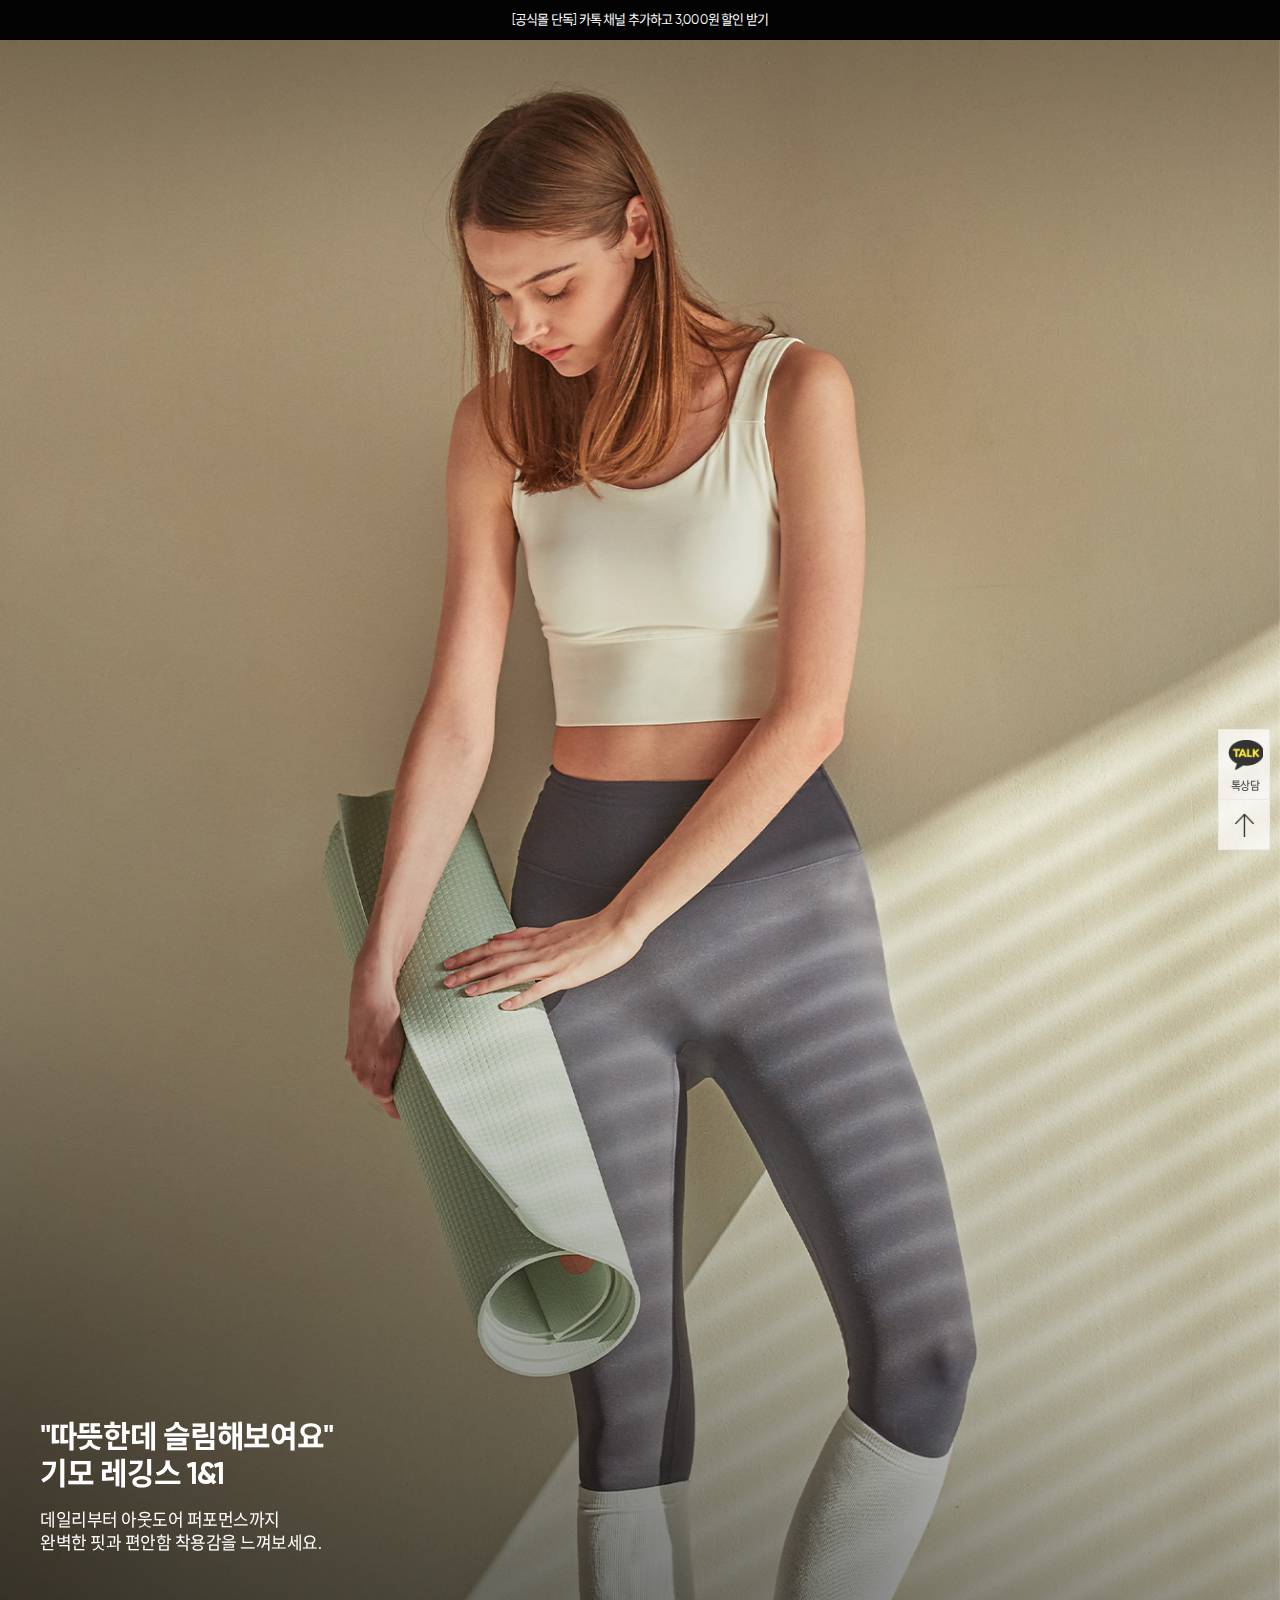
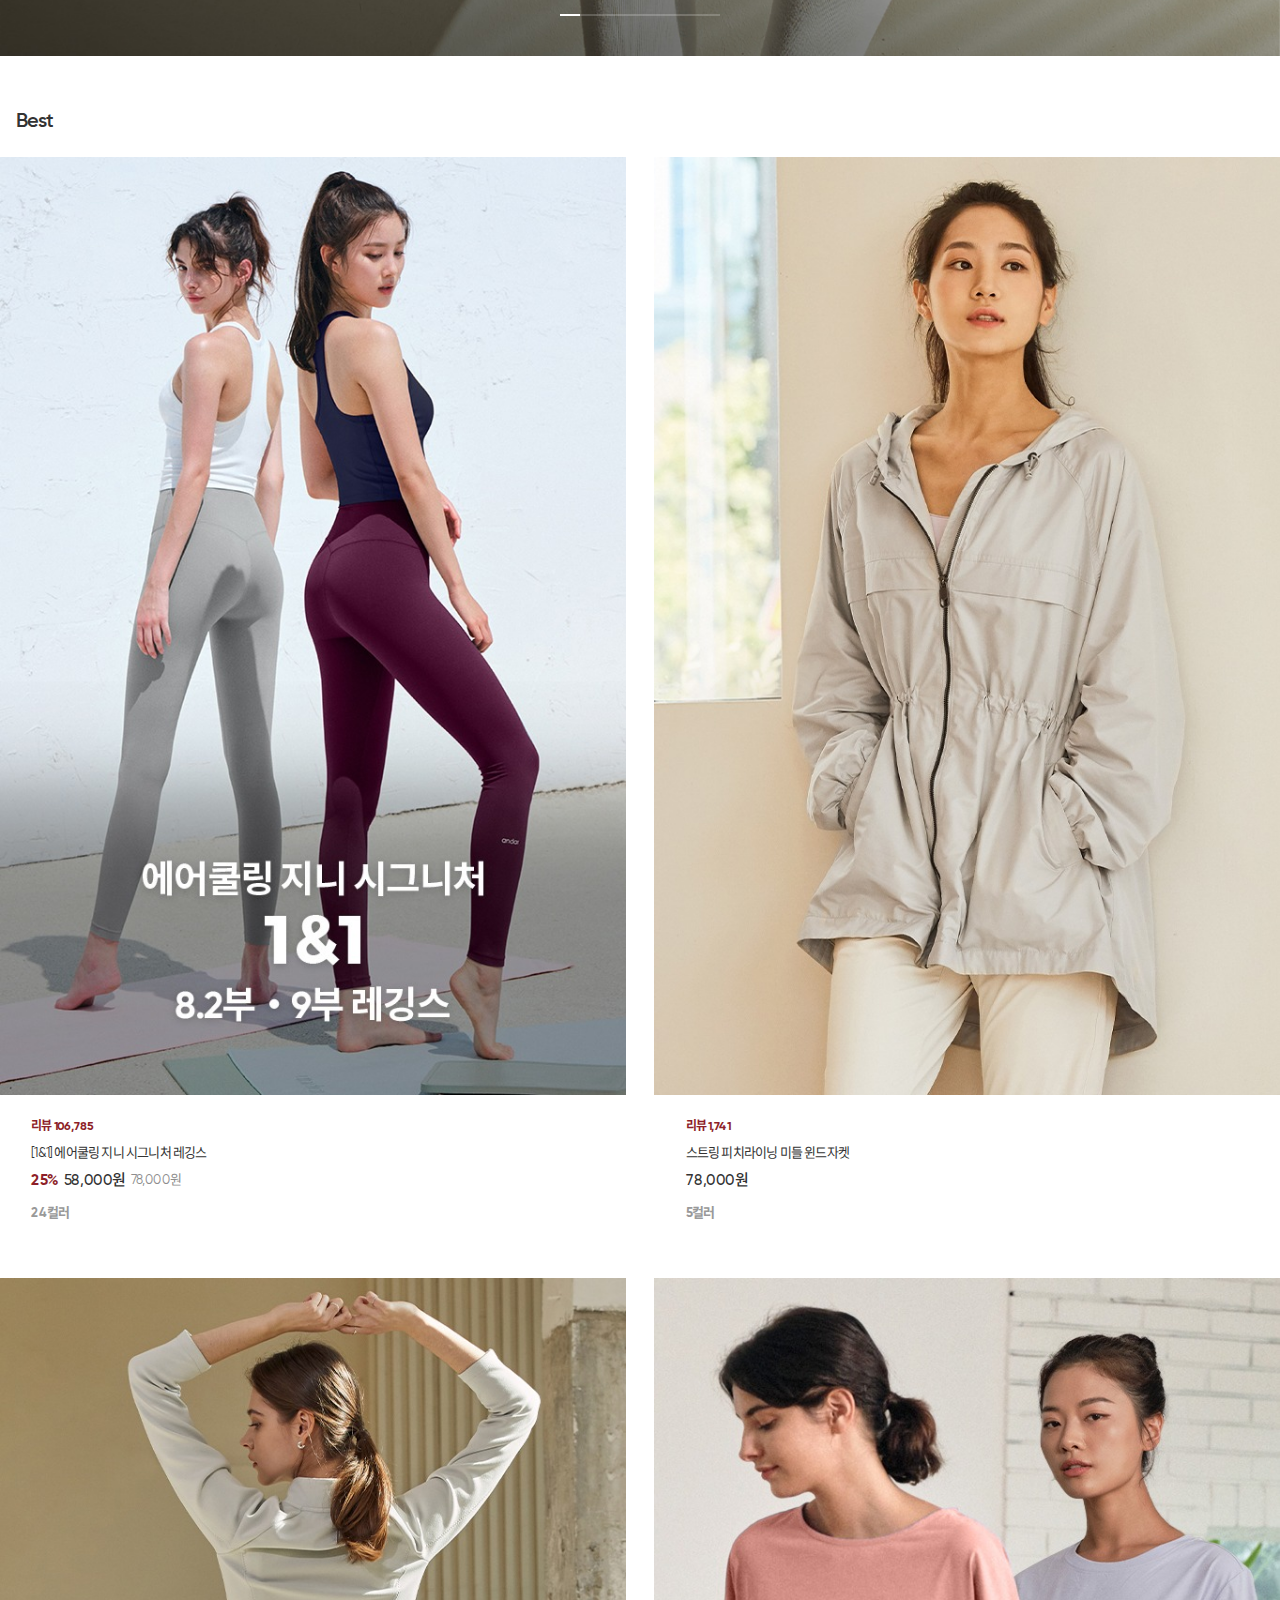
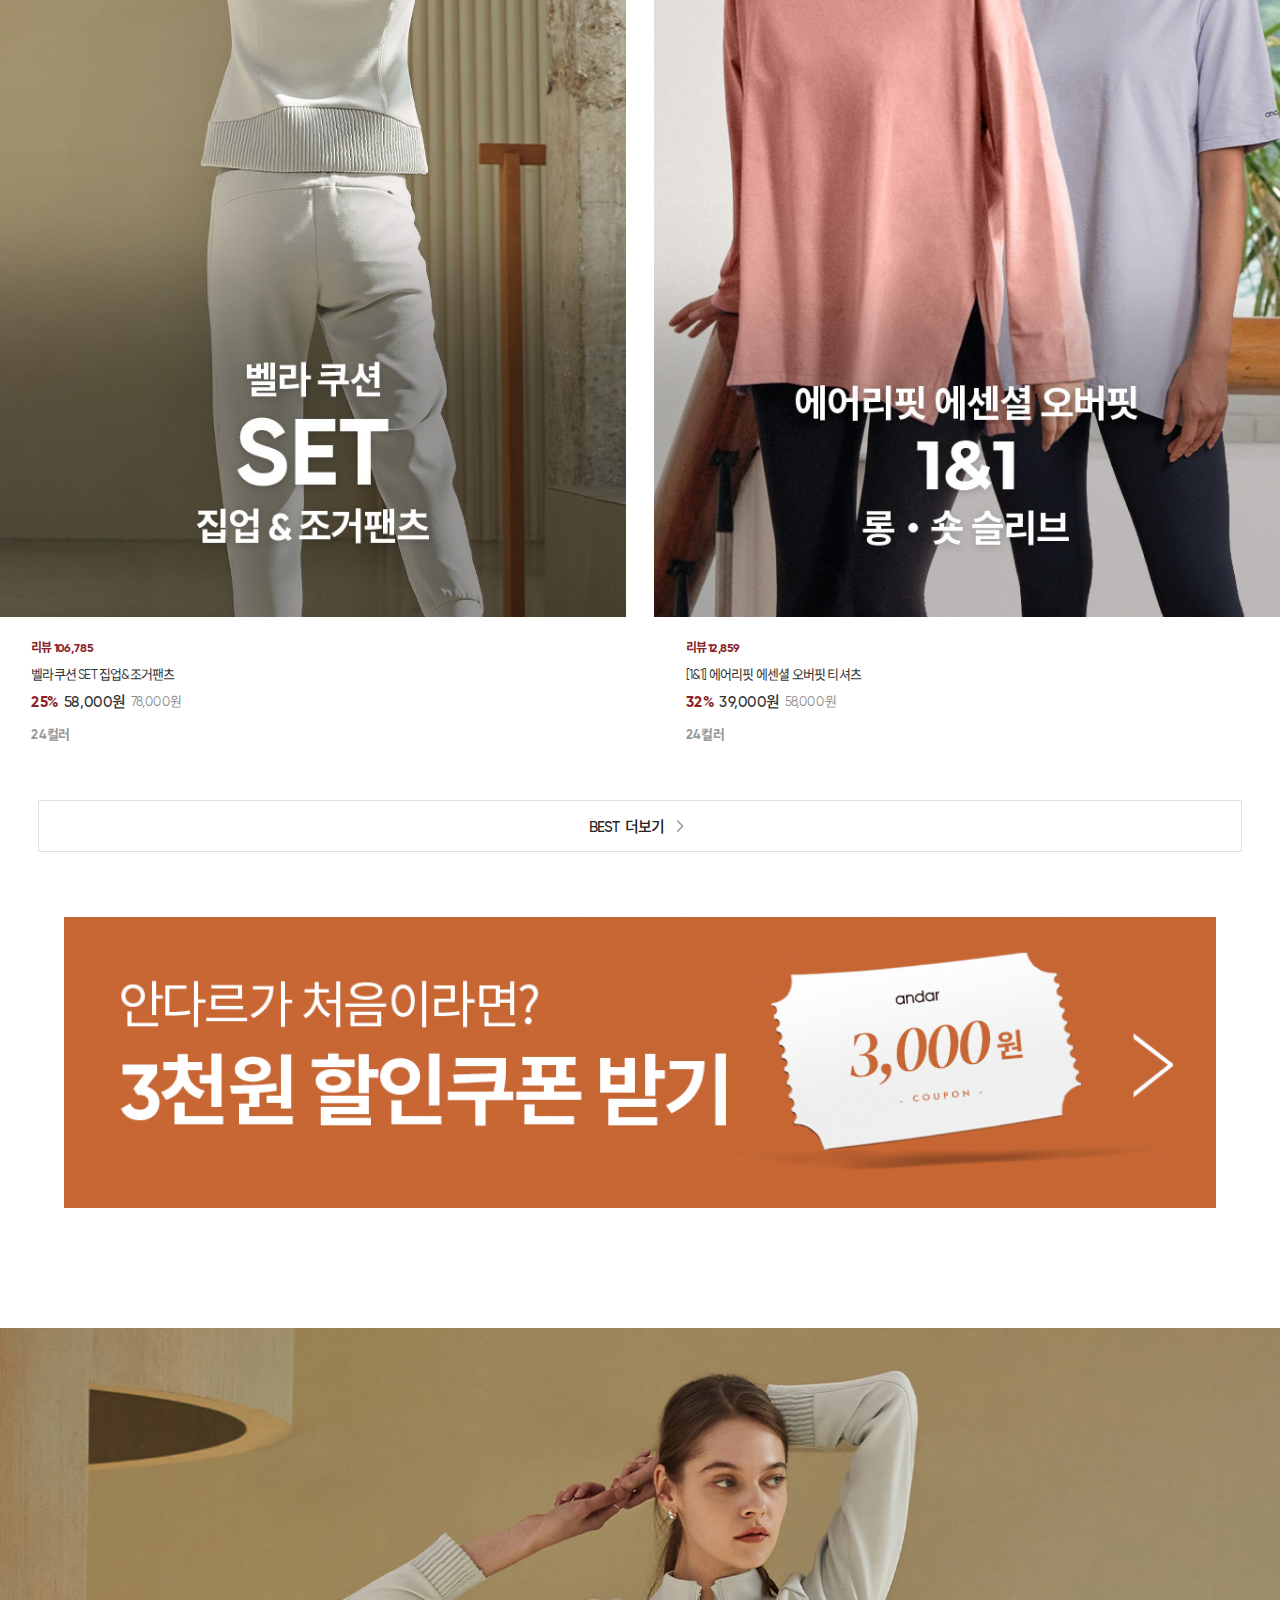
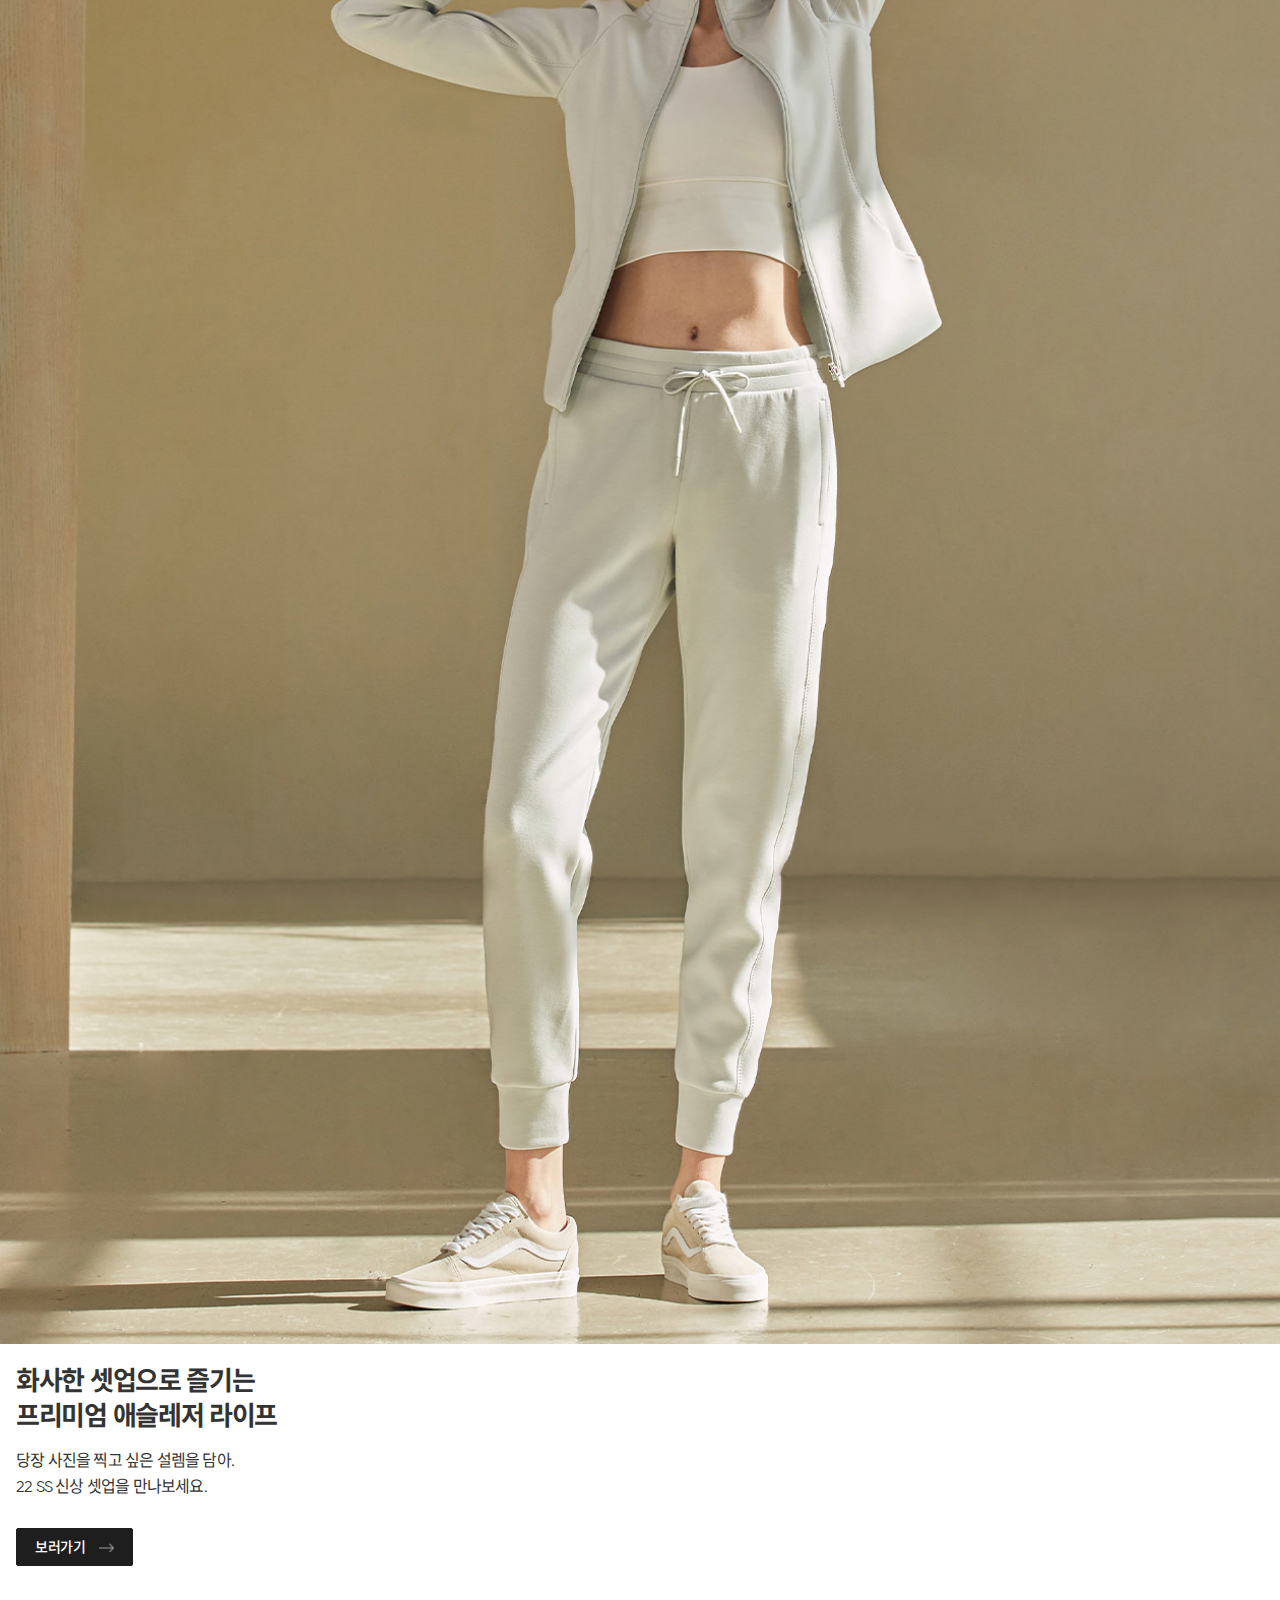
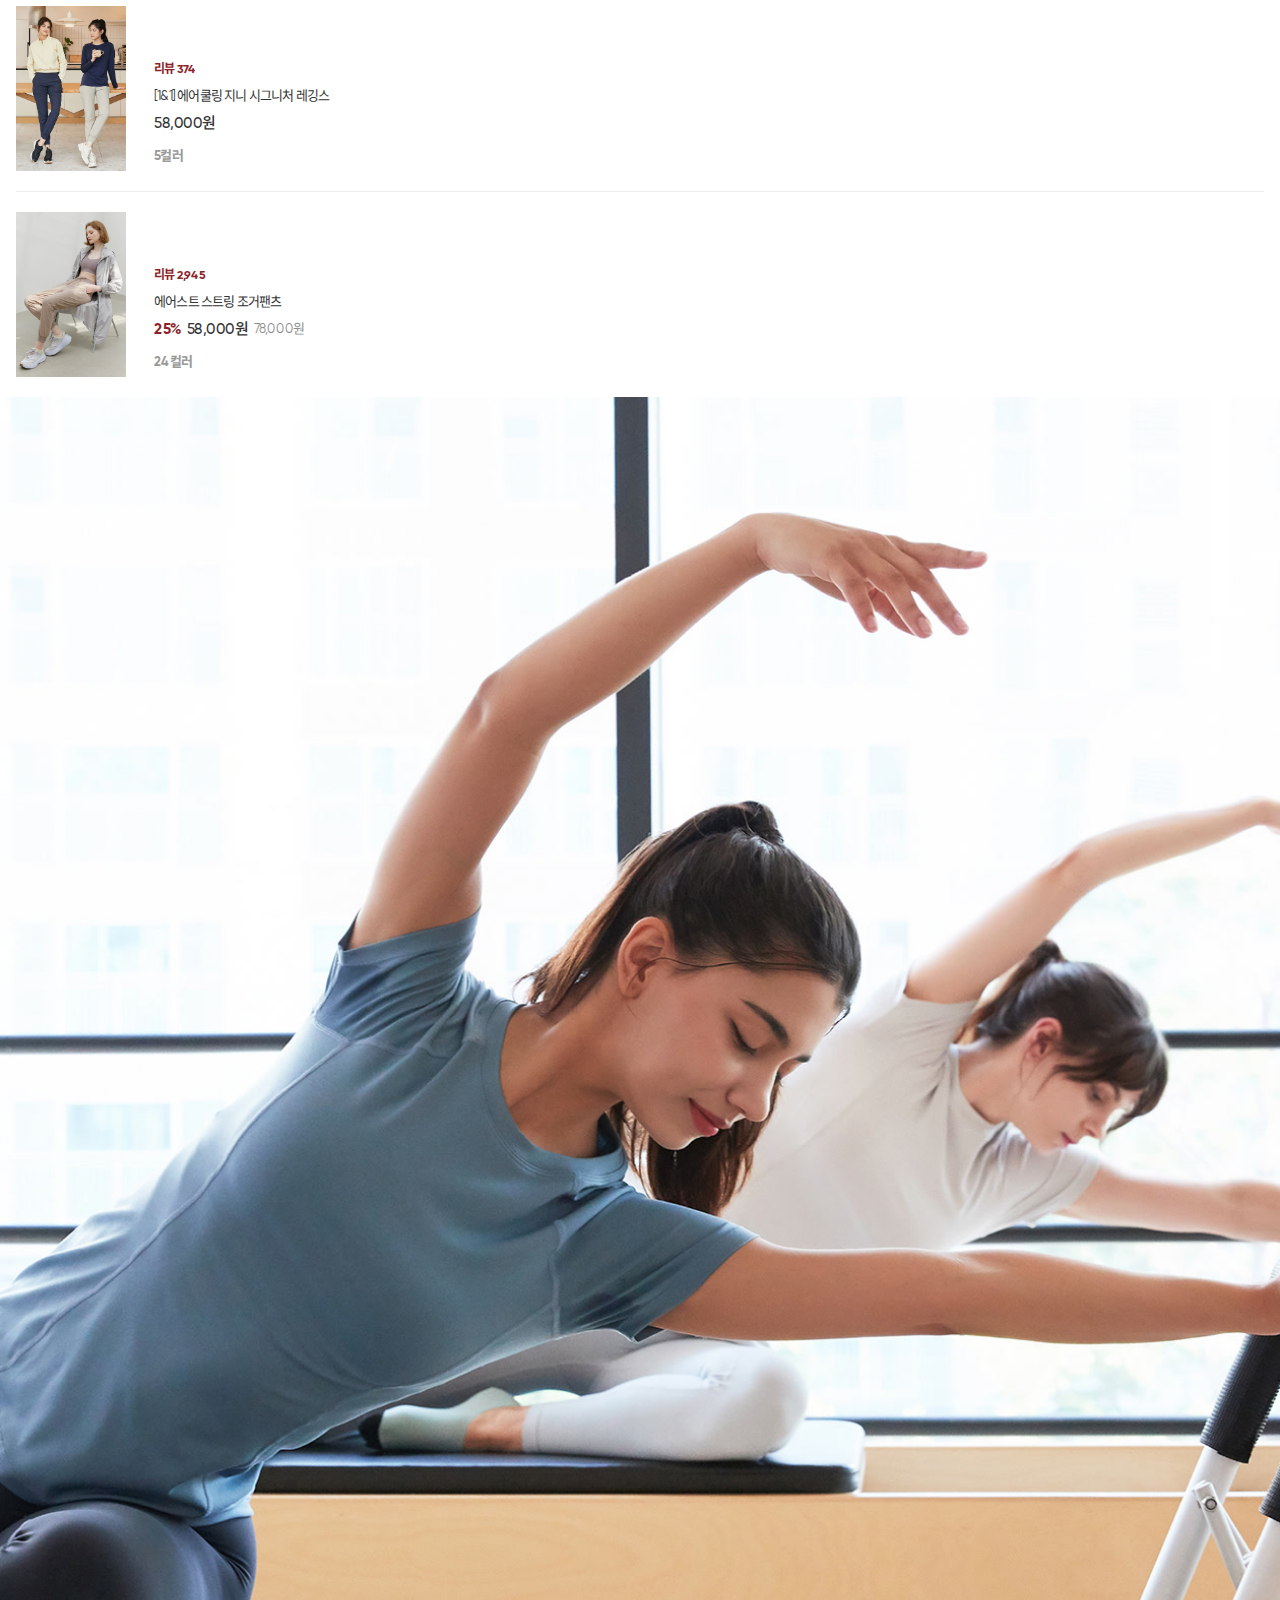
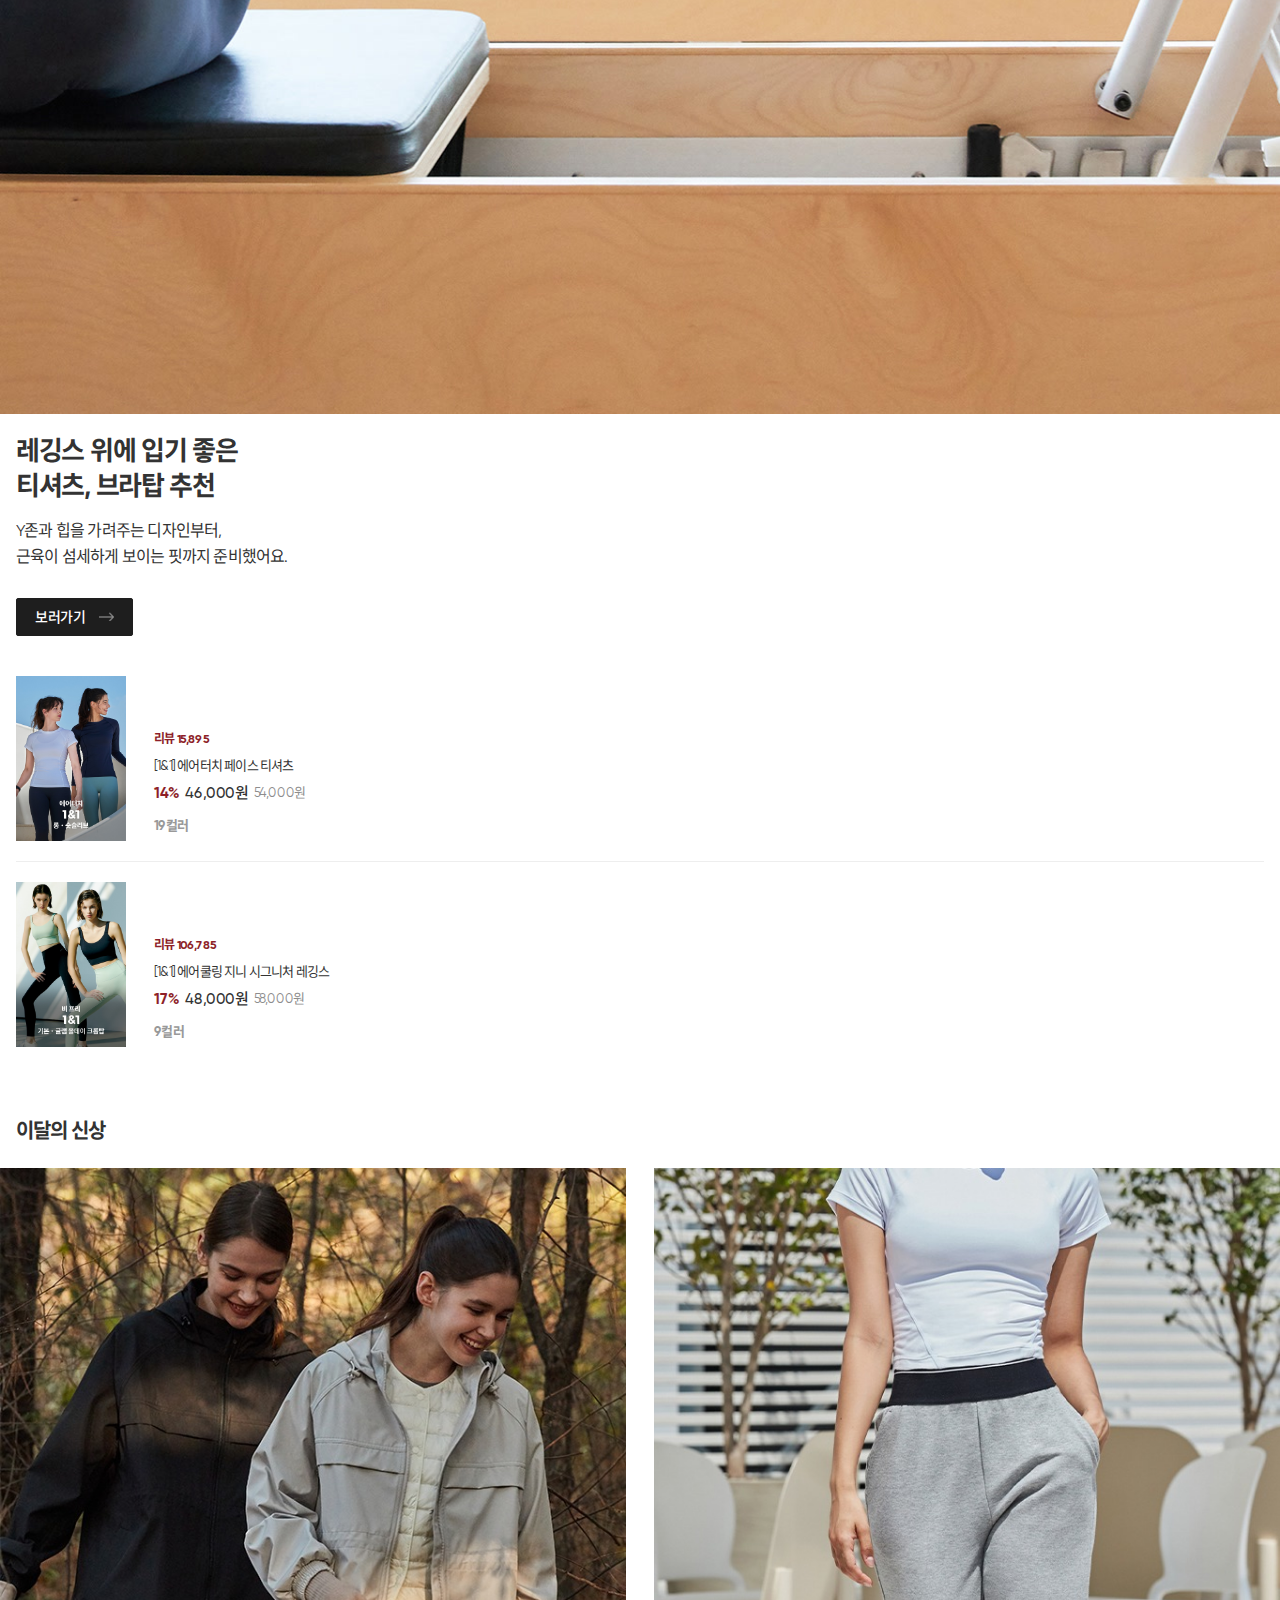
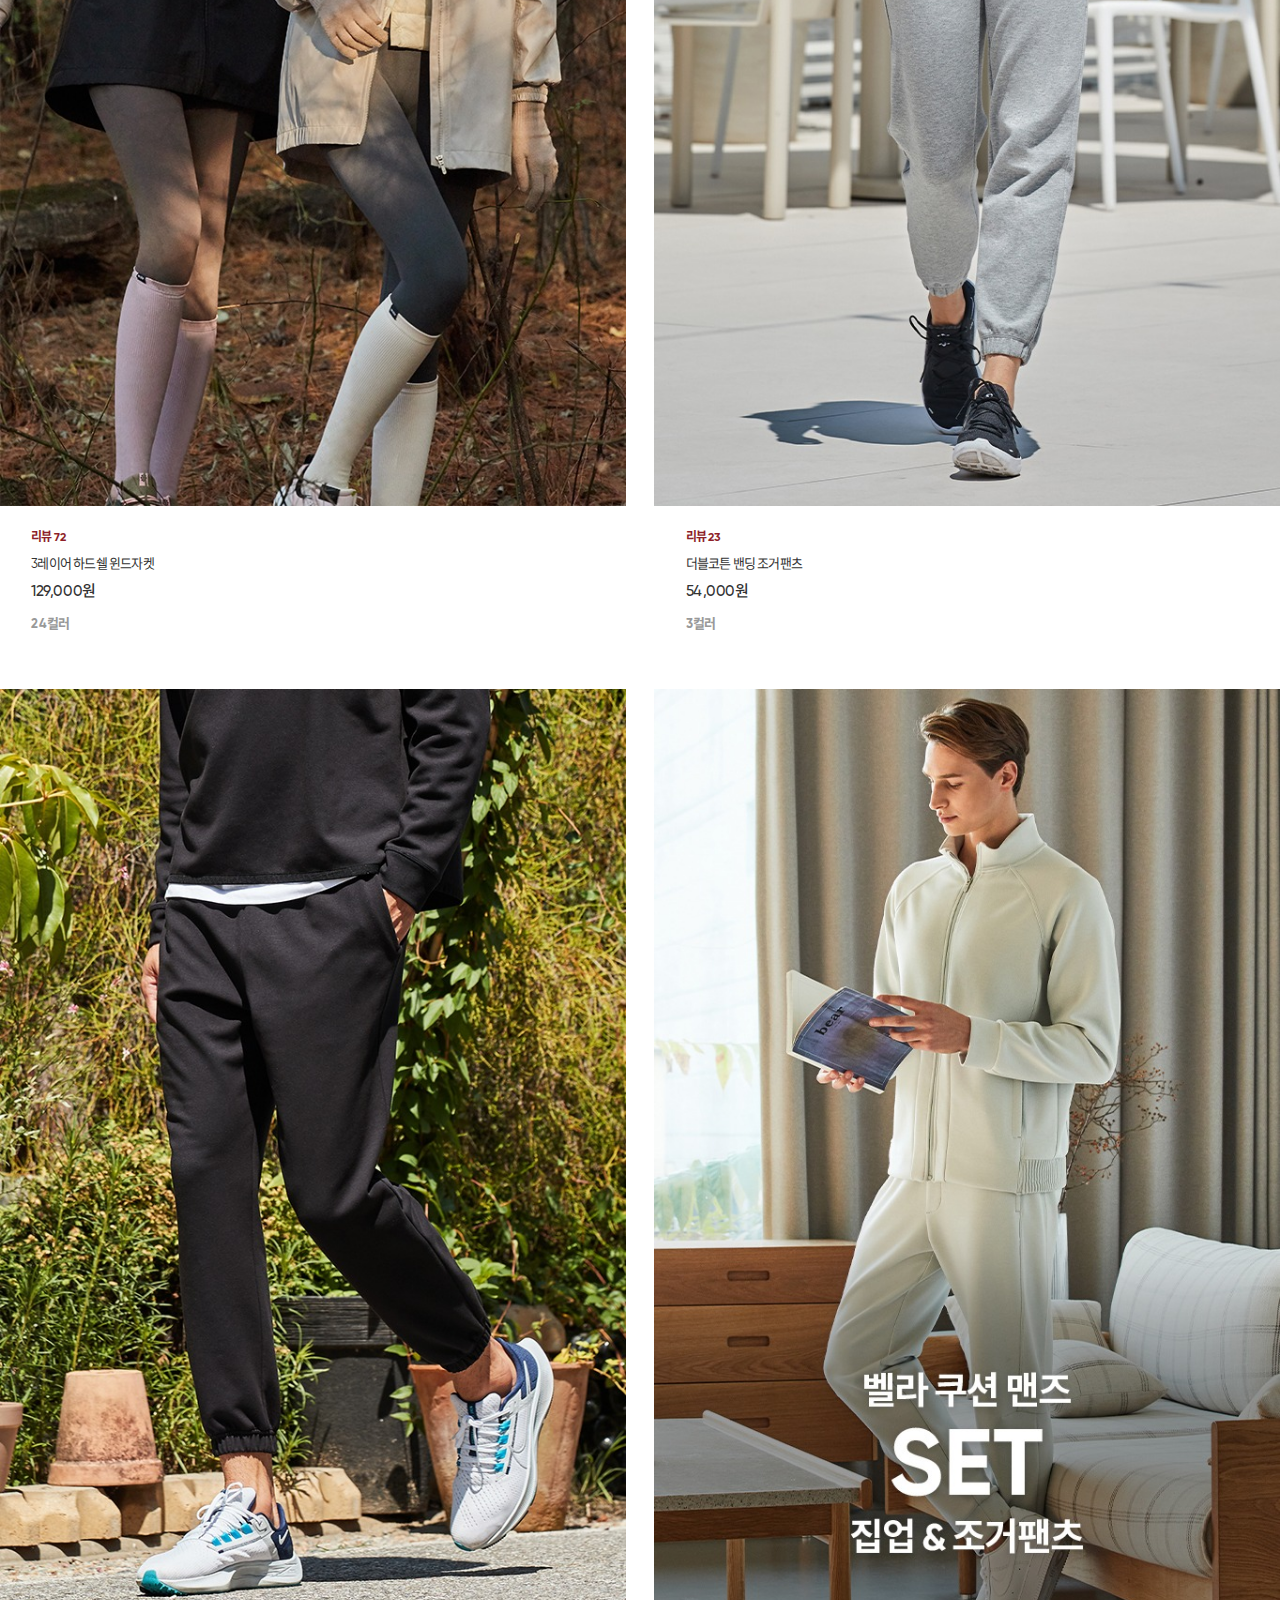
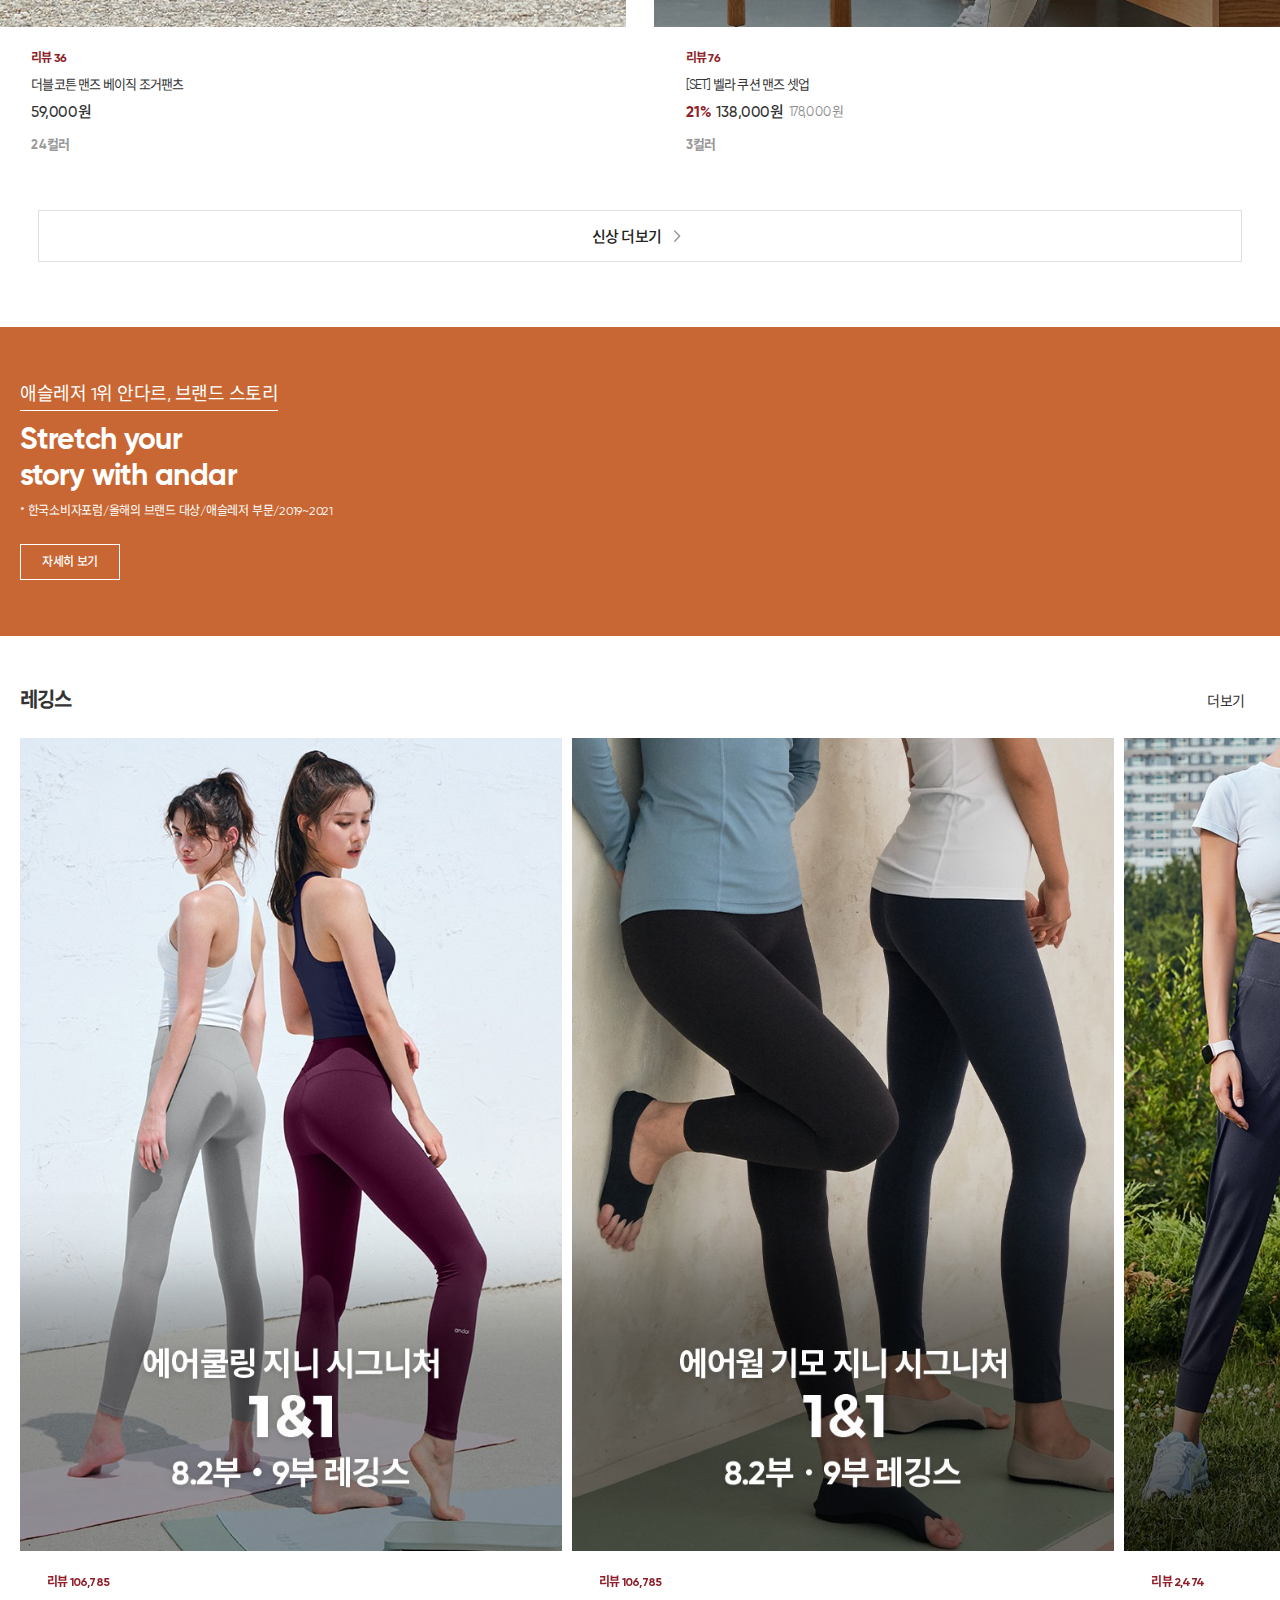
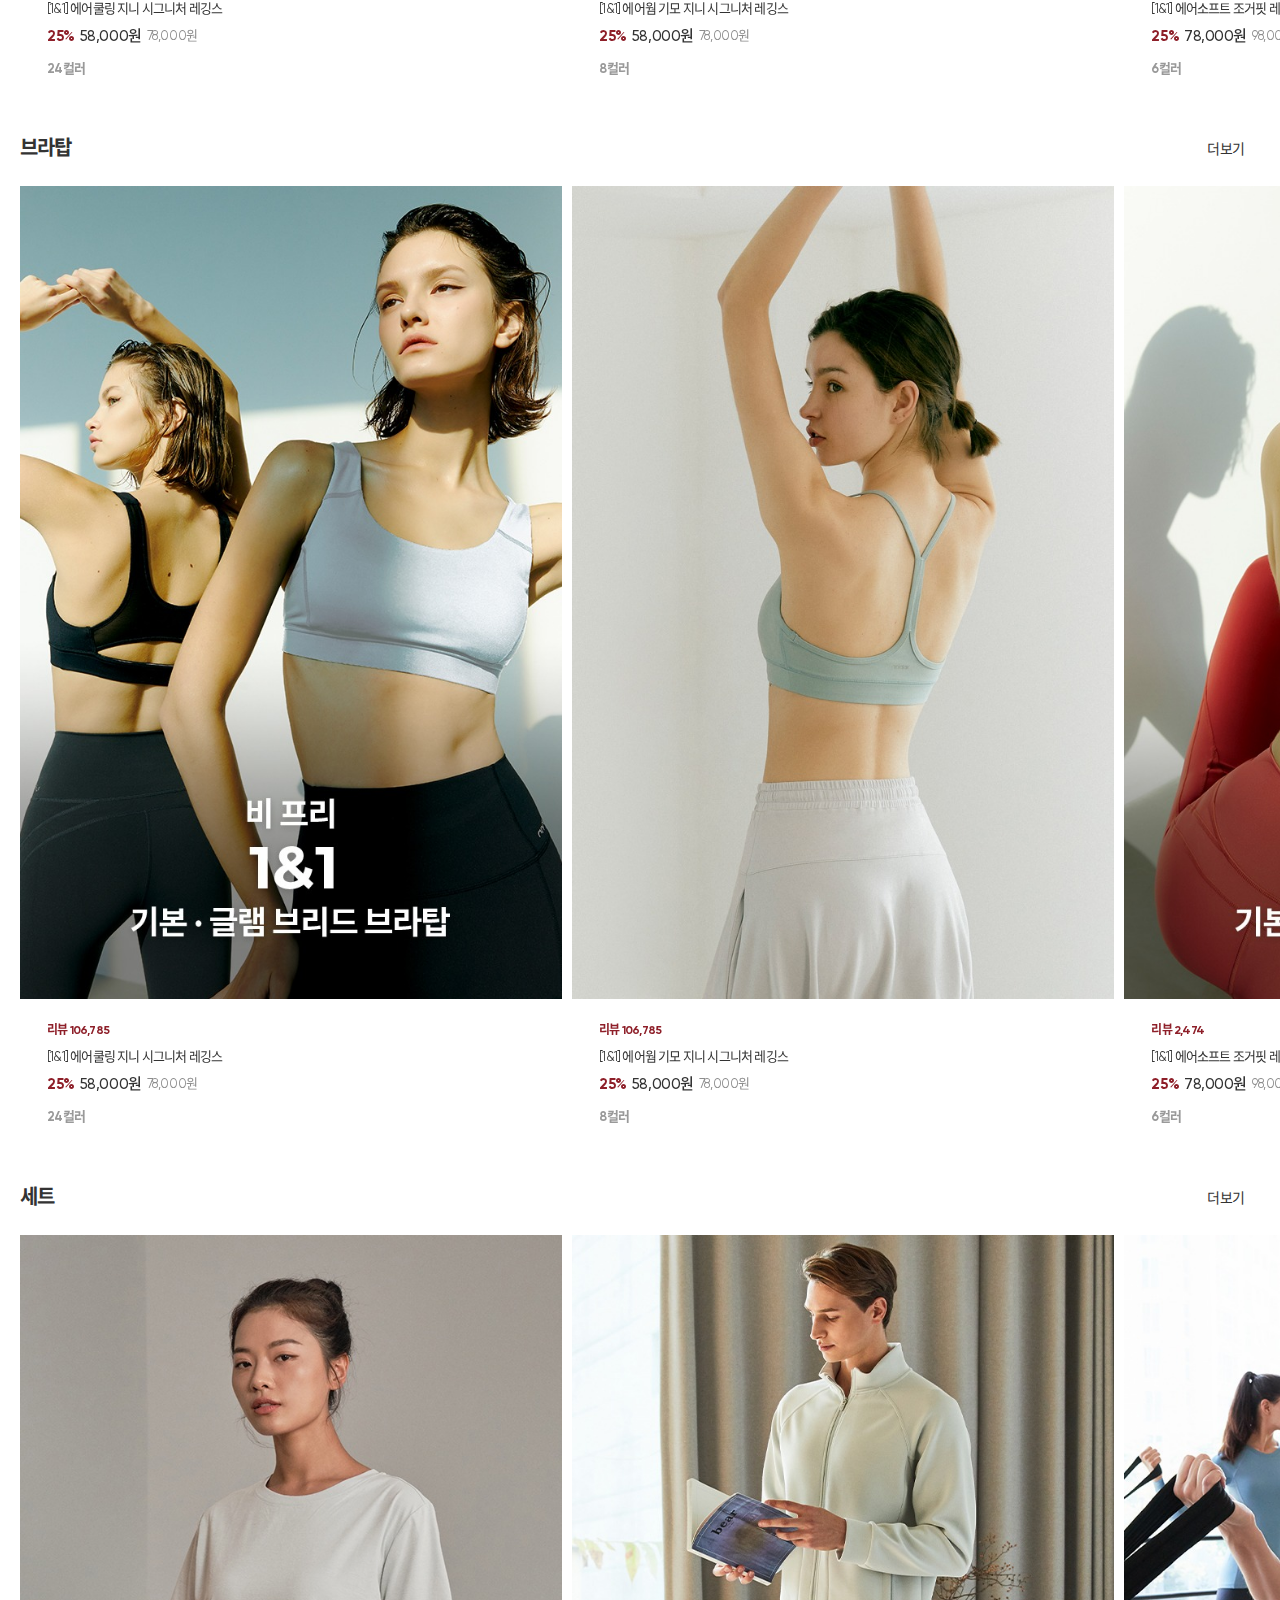
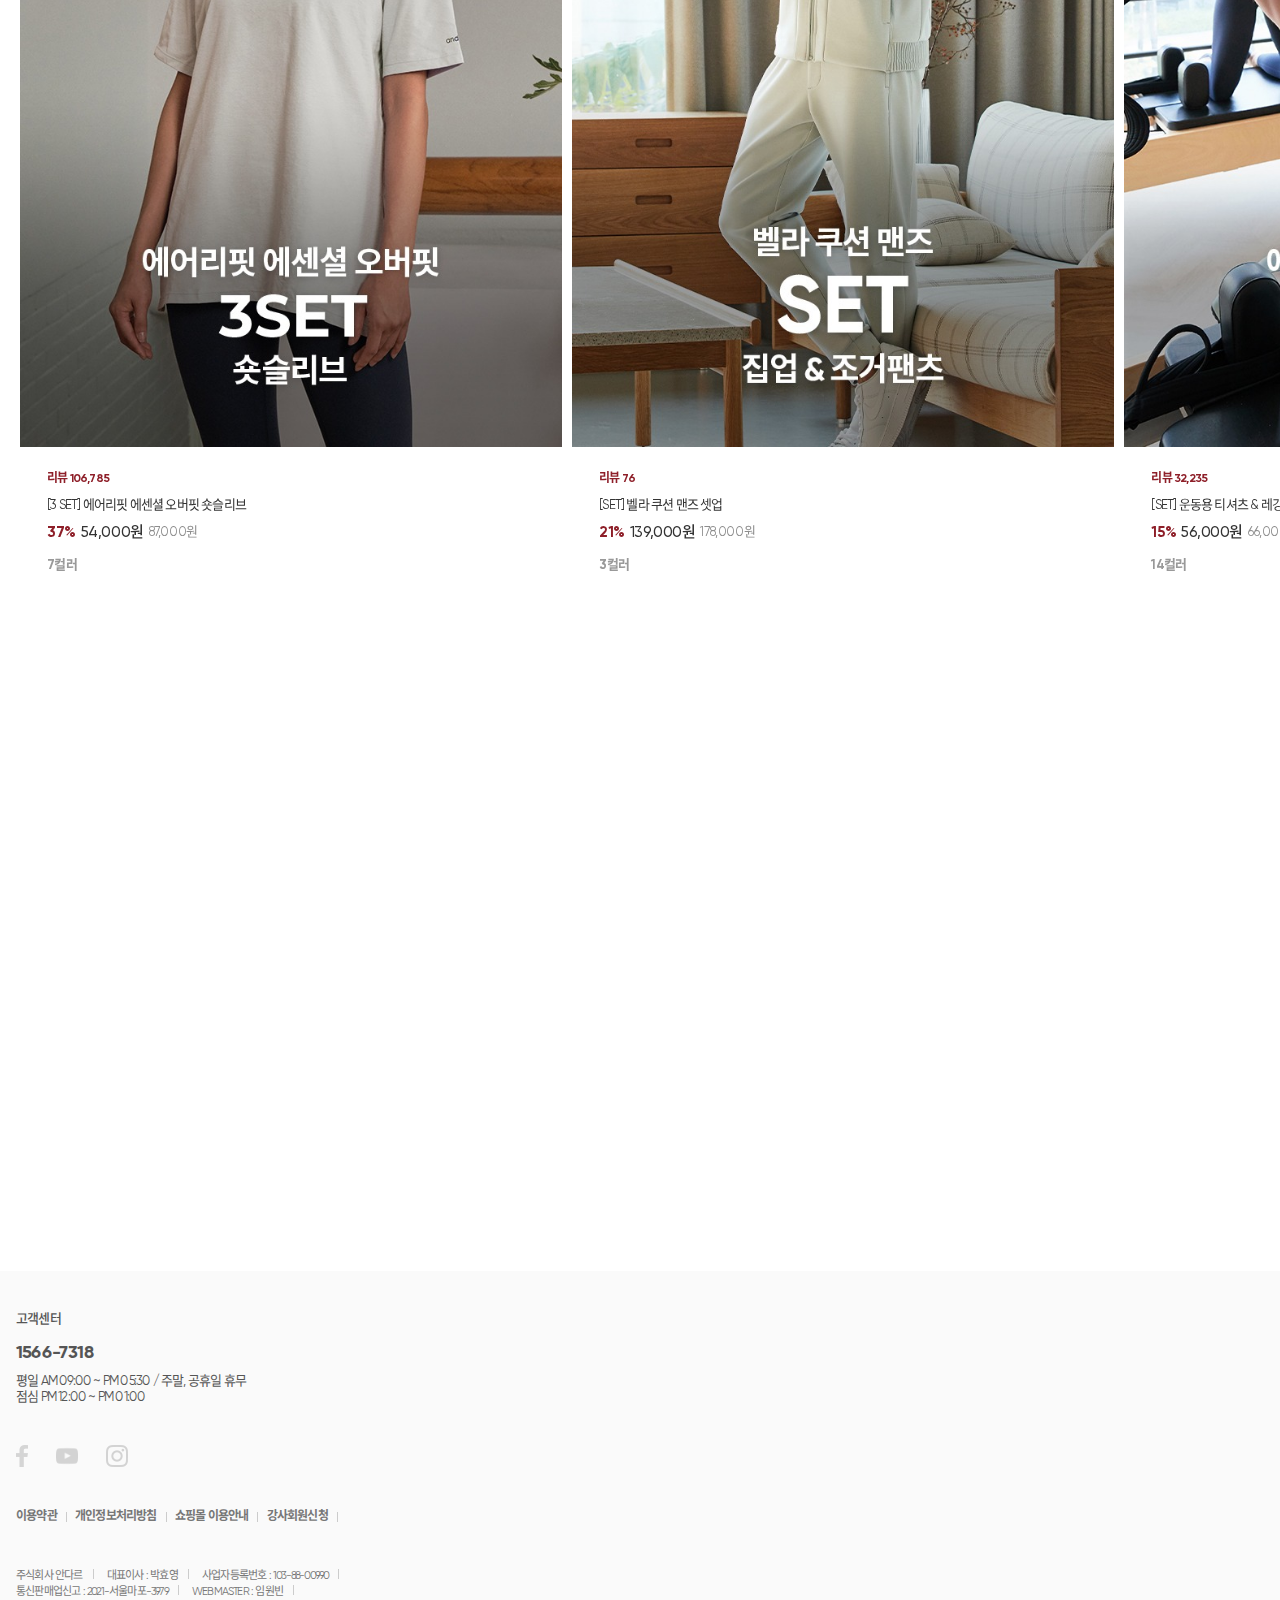
<file: 02/index.html>
<!DOCTYPE html>
<html lang="en">
    <head>
        <meta charset="UTF-8" />
        <meta http-equiv="X-UA-Compatible" content="IE=edge" />
        <meta name="viewport" content="width=device-width, initial-scale=1.0" />
        <title>애슬레저 1위, 안다르</title>
        <link rel="shortcut icon" href="./images/andar_favicon.png" />

        <link
            rel="stylesheet"
            href="https://unpkg.com/swiper/swiper-bundle.min.css"
        />
        <link rel="stylesheet" href="./css/typo.css" />
        <link rel="stylesheet" href="./css/layout.css" />
        <link rel="stylesheet" href="./css/main.css" />

        <script src="https://code.jquery.com/jquery-3.6.0.min.js"></script>
        <script src="https://unpkg.com/swiper/swiper-bundle.min.js"></script>
        <script src="./js/custom.js"></script>
    </head>

    <body>
        <header>
            <div class="top_bnr">
                <a href="">
                    <span class="font">[공식몰 단독]</span>
                    카톡 채널 추가하고
                    <span class="font">3,000원 할인 받기</span>
                    <span class="kakao_icon"></span>
                    <span class="arrow_icon"></span>
                </a>
            </div>

            <div class="logo_area">
                <h1 class="logo">
                    <a href=""><span class="blind">안다르</span></a>
                </h1>
                <div class="left_area">
                    <a href="" class="menu_btn"
                        ><span class="blind">메뉴</span></a
                    >
                    <a href="" class="search"
                        ><span class="blind">검색</span></a
                    >
                </div>

                <div class="right_area">
                    <a href="" class="cart"
                        ><span class="blind">장바구니</span></a
                    >
                    <a href="" class="mypage"
                        ><span class="blind">마이페이지</span></a
                    >
                </div>

                <div class="top_area">
                    <div class="top_menu">
                        <ul class="list">
                            <li>
                                <a href="" class="chance">봄날의 운동~70%</a>
                            </li>
                            <li><a href="" class="best">베스트</a></li>
                            <li><a href="">신상</a></li>
                            <li><a href="">아울렛</a></li>
                            <li><a href="">하의</a></li>
                            <li><a href="">상의</a></li>
                            <li><a href="">맨즈</a></li>
                        </ul>
                    </div>
                    <p class="all" style="display: none">전체메뉴</p>
                    <span class="open_btn"></span>
                </div>

                <div class="top_menu_all" style="display: none">
                    <ul class="all_list">
                        <li><a href="" class="chance">봄날의 운동~70%</a></li>
                        <li><a href="" class="best">베스트</a></li>
                        <li><a href="">신상</a></li>
                        <li><a href="">하의</a></li>
                        <li><a href="">상의</a></li>
                        <li><a href="">맨즈</a></li>
                        <li><a href="">세트</a></li>
                        <li><a href="">용품</a></li>
                        <li><a href="">기프트샵</a></li>
                        <li><a href="">아울렛</a></li>
                    </ul>
                </div>
            </div>
            <!-- logo_Area-->

            <aside class="side-menu">
                <a href="" class="close">닫기</a>
                <div class="member">
                    <div class="login">
                        <span class="box_btn">
                            <a href="" class="login">로그인</a>
                        </span>
                        <span class="box_btn">
                            <a href="" class="join">회원가입</a>
                        </span>

                        <p class="check">
                            로그인하고,
                            <span class="checkb">회원 전용 혜택</span>
                            확인하기
                        </p>
                    </div>
                </div>

                <div class="category">
                    <ul class="cat">
                        <li>
                            <a href="" class="dep1 child">
                                <span class="spring">봄날의 운동~70%</span>
                            </a>
                            <div class="sub">
                                <ul>
                                    <li><a href="">전체</a></li>
                                    <li><a href="">맨즈</a></li>
                                    <li><a href="">기프트샵</a></li>
                                </ul>
                            </div>
                        </li>

                        <li>
                            <a href="" class="dep1 child">
                                <span>베스트</span>
                            </a>
                            <div class="sub">
                                <ul>
                                    <li><a href="">전체</a></li>
                                    <li><a href="">하의</a></li>
                                    <li><a href="">상의</a></li>
                                    <li><a href="">아우터</a></li>
                                    <li><a href="">맨즈</a></li>
                                    <li><a href="">용품</a></li>
                                </ul>
                            </div>
                        </li>

                        <li>
                            <a href="" class="dep1 child">
                                <span>신상</span>
                            </a>
                            <div class="sub">
                                <ul>
                                    <li><a href="">전체</a></li>
                                    <li><a href="">주차별신상</a></li>
                                </ul>
                            </div>
                        </li>

                        <li>
                            <a href="" class="dep1 child">아울렛</a>
                            <div class="sub">
                                <ul>
                                    <li><a href="">전체</a></li>
                                    <li><a href="">레깅스</a></li>
                                    <li><a href="">하의</a></li>
                                    <li><a href="">상의</a></li>
                                    <li><a href="">아우터</a></li>
                                    <li><a href="">맨즈</a></li>
                                    <li><a href="">라스트 사이즈</a></li>
                                </ul>
                            </div>
                        </li>

                        <li>
                            <a href="" class="dep1 child">하의</a>
                            <div class="sub">
                                <ul>
                                    <li><a href="">전체</a></li>
                                    <li><a href="">레깅스</a></li>
                                    <li><a href="">팬츠</a></li>
                                    <li><a href="">스커트 & 드레스</a></li>
                                </ul>
                            </div>
                        </li>

                        <li>
                            <a href="" class="dep1 child">상의</a>
                            <div class="sub">
                                <ul>
                                    <li><a href="">전체</a></li>
                                    <li><a href="">스포츠 브라탑</a></li>
                                    <li><a href="">티셔츠</a></li>
                                    <li><a href="">맨투맨 & 후디</a></li>
                                    <li><a href="">아우터</a></li>
                                </ul>
                            </div>
                        </li>

                        <li>
                            <a href="" class="dep1 child">맨즈</a>
                            <div class="sub">
                                <ul>
                                    <li><a href="">전체</a></li>
                                    <li><a href="">하의</a></li>
                                    <li><a href="">상의</a></li>
                                    <li><a href="">아우터</a></li>
                                    <li><a href="">레깅스</a></li>
                                </ul>
                            </div>
                        </li>

                        <li>
                            <a href="" class="dep1">세트</a>
                        </li>

                        <li>
                            <a href="" class="dep1">서스테이너블</a>
                        </li>

                        <li>
                            <a href="" class="dep1 child">용품</a>
                            <div class="sub">
                                <ul>
                                    <li><a href="">전체</a></li>
                                    <li><a href="">홈트용품</a></li>
                                    <li><a href="">마스크</a></li>
                                    <li><a href="">삭스 & 워머</a></li>
                                    <li><a href="">모자 & 헤어밴드</a></li>
                                    <li><a href="">가방</a></li>
                                </ul>
                            </div>
                        </li>
                    </ul>

                    <ul class="brns">
                        <li>
                            <a href="" class="dep2">브랜드스토리</a>
                        </li>

                        <li>
                            <a href="" class="dep2">고객지원</a>
                            <div class="sub">
                                <ul>
                                    <li><a href="">자주 묻는 질문</a></li>
                                    <li><a href="">공지사항</a></li>
                                    <li><a href="">강사회원 신청</a></li>
                                </ul>
                            </div>
                        </li>

                        <li>
                            <a href="" class="dep2">커뮤니티</a>
                            <div class="sub">
                                <ul>
                                    <li><a href="">이벤트/기획전</a></li>
                                    <li><a href="">안다르매거진</a></li>
                                    <li><a href="">멤버쉽</a></li>
                                </ul>
                            </div>
                        </li>

                        <li>
                            <a href="" class="dep2">전국매장안내</a>
                        </li>
                    </ul>
                </div>
                <!-- category-->
            </aside>
        </header>

        <!-- 메인 시작 ***************** -->
        <main>
            <div class="swiper main_vis">
                <ul class="swiper-wrapper">
                    <li class="swiper-slide">
                        <a href="">
                            <img
                                src="images/b1.jpg"
                                alt=""
                                data-swiper-parallax-scale="1.0"
                                data-swiper-parallax-x="50%"
                            />

                            <div class="txt_box">
                                <p class="main_title">
                                    <span class="mnt">
                                        "따뜻한데 슬림해보여요"
                                        <br />
                                        기모 레깅스 1&amp;1
                                    </span>
                                </p>

                                <p class="sub_title">
                                    데일리부터 아웃도어 퍼포먼스까지
                                    <br />
                                    완벽한 핏과 편안함 착용감을 느껴보세요.
                                </p>
                            </div>
                        </a>
                    </li>

                    <li class="swiper-slide">
                        <a href="">
                            <img src="images/b2.jpg" alt="" />

                            <div class="txt_box">
                                <p class="main_title">
                                    <span class="mnt">
                                        기다리던 봄날의 산책
                                        <br />
                                        산뜻한 22 SS 신상
                                    </span>
                                </p>

                                <p class="sub_title">
                                    톡톡한 조거팬츠, 화사한 집업과 아노락.
                                    <br />
                                    일상 속에서 가벼운 운동을 즐겨보세요.
                                </p>
                            </div>
                        </a>
                    </li>

                    <li class="swiper-slide">
                        <a href="">
                            <img src="images/b3.jpg" alt="" />

                            <div class="txt_box">
                                <p class="main_title">
                                    <span class="mnt">
                                        운동의지를 한 껏 올려줄
                                        <br />
                                        에어쿨링 레깅스 1&amp;1
                                    </span>
                                </p>

                                <p class="sub_title">
                                    Y존, 힙라인 걱정을 지웠으니까
                                    <br />
                                    더 마음껏 움직여보세요.
                                </p>
                            </div>
                        </a>
                    </li>

                    <li class="swiper-slide">
                        <a href="">
                            <img src="images/b4.jpg" alt="" />

                            <div class="txt_box">
                                <p class="main_title">
                                    <span class="mnt">
                                        미리 준비하는 봄
                                        <br />
                                        안다르 온라인 아울렛
                                    </span>
                                </p>

                                <p class="sub_title">
                                    UP TO 70%
                                    <br />
                                    새롭게 추가된 상품을 만나보세요.
                                </p>
                            </div>
                        </a>
                    </li>
                    <li class="swiper-slide">
                        <a href="">
                            <img src="images/b5.jpg" alt="" />

                            <div class="txt_box">
                                <p class="main_title">
                                    <span class="mnt">
                                        답답하지 않은 따뜻함
                                        <br />
                                        에어스트 맨즈 기모 팬츠
                                    </span>
                                </p>

                                <p class="sub_title">
                                    따뜻하지만 가볍고 편안한 반전 팬츠.
                                    <br />
                                    할인 혜택까지 받으세요.
                                </p>
                            </div>
                        </a>
                    </li>
                    <li class="swiper-slide">
                        <a href="">
                            <img src="images/b6.jpg" alt="" />

                            <div class="txt_box">
                                <p class="main_title">
                                    <span class="mnt">
                                        한겨울까지 포근한
                                        <br />
                                        겨울 조거팬츠
                                    </span>
                                </p>

                                <p class="sub_title">
                                    운동&amp;일상에서, 가장 손이 갈 아이템.
                                    <br />
                                    기모가 더해진 조거팬츠를 만나보세요.
                                </p>
                            </div>
                        </a>
                    </li>
                    <li class="swiper-slide">
                        <a href="">
                            <img src="images/b7.jpg" alt="" />

                            <div class="txt_box">
                                <p class="main_title">
                                    <span class="mnt">
                                        "따뜻한데 슬림해보여요"
                                        <br />
                                        기모 레깅스 1&amp;1
                                    </span>
                                </p>

                                <p class="sub_title">
                                    데일리부터 아웃도어 퍼포먼스까지
                                    <br />
                                    완벽한 핏과 편안함 착용감을 느껴보세요.
                                </p>
                            </div>
                        </a>
                    </li>
                    <li class="swiper-slide">
                        <a href="">
                            <img src="images/b2.jpg" alt="" />

                            <div class="txt_box">
                                <p class="main_title">
                                    <span class="mnt">
                                        운동의지를 한 껏 올려줄
                                        <br />
                                        에어쿨링 레깅스 1&amp;1
                                    </span>
                                </p>

                                <p class="sub_title">
                                    Y존, 힙라인 걱정을 지웠으니까
                                    <br />
                                    더 마음껏 움직여보세요.
                                </p>
                            </div>
                        </a>
                    </li>
                </ul>

                <div class="swiper-pagination"></div>
            </div>

            <div class="main_issue">
                <div class="title_wrap">
                    <h2 class="title_txt">Best</h2>
                </div>

                <ul class="basic prd_list">
                    <li class="">
                        <a class="item">
                            <div class="img_wrap">
                                <img src="images/best1.jpg" alt="" />
                            </div>

                            <div class="info">
                                <div class="review">리뷰 106,785</div>
                                <p class="name">
                                    [1&1] 에어쿨링 지니 시그니처 레깅스
                                </p>
                                <div class="price_all">
                                    <span class="sale_percent">25%</span>
                                    <span class="sale_prc">58,000원</span>
                                    <span class="cell_prc">78,000원 </span>
                                </div>
                                <div class="color_review">
                                    <div class="colorchip">
                                        24<span class="mgl5">컬러</span>
                                    </div>
                                </div>
                            </div>
                        </a>
                    </li>
                    <li class="">
                        <a class="item">
                            <div class="img_wrap">
                                <img src="images/best1-1.jpg" alt="" />
                            </div>

                            <div class="info">
                                <div class="review">리뷰 1,741</div>
                                <p class="name">
                                    스트링 피치라이닝 미들 윈드자켓
                                </p>
                                <div class="price_all">
                                    <span class="sale_prc">78,000원</span>
                                </div>
                                <div class="color_review">
                                    <div class="colorchip">
                                        5<span class="mgl5">컬러</span>
                                    </div>
                                </div>
                            </div>
                        </a>
                    </li>

                    <li class="">
                        <a class="item">
                            <div class="img_wrap">
                                <img src="images/best2.jpg" alt="" />
                            </div>

                            <div class="info">
                                <div class="review">리뷰 106,785</div>
                                <p class="name">벨라쿠션 SET 집업&조거팬츠</p>
                                <div class="price_all">
                                    <span class="sale_percent">25%</span>
                                    <span class="sale_prc">58,000원</span>
                                    <span class="cell_prc">78,000원 </span>
                                </div>
                                <div class="color_review">
                                    <div class="colorchip">
                                        24<span class="mgl5">컬러</span>
                                    </div>
                                </div>
                            </div>
                        </a>
                    </li>

                    <li class="">
                        <a class="item">
                            <div class="img_wrap">
                                <img src="images/best3.jpg" alt="" />
                            </div>

                            <div class="info">
                                <div class="review">리뷰 12,859</div>
                                <p class="name">
                                    [1&1] 에어리핏 에센셜 오버핏 티셔츠
                                </p>
                                <div class="price_all">
                                    <span class="sale_percent">32%</span>
                                    <span class="sale_prc">39,000원</span>
                                    <span class="cell_prc">58,000원 </span>
                                </div>
                                <div class="color_review">
                                    <div class="colorchip">
                                        24<span class="mgl5">컬러</span>
                                    </div>
                                </div>
                            </div>
                        </a>
                    </li>
                </ul>

                <div class="cate_btn">
                    <a href="">
                        BEST 더보기
                        <span class="go"></span>
                    </a>
                </div>
            </div>
            <!-- main_isuue-->

            <div class="mem_banner">
                <a href="">
                    <img src="./images/sale_banner.jpg" alt="신규혜택" />
                </a>
            </div>

            <ul class="list_board">
                <li class="board_1">
                    <div class="board_box">
                        <div class="brd_img">
                            <img src="./images/andar01.jpg" alt="" />
                        </div>

                        <div class="info">
                            <h2 class="brd_title">
                                화사한 셋업으로 즐기는
                                <br />
                                프리미엄 애슬레저 라이프
                            </h2>
                            <p class="brd_con">
                                당장 사진을 찍고 싶은 설렘을 담아.
                                <br />
                                22 SS 신상 셋업을 만나보세요.
                            </p>
                            <a href="" class="btn_more">보러가기</a>
                        </div>
                    </div>

                    <ul class="basic2 prd_list">
                        <li class="">
                            <a class="item">
                                <div class="img_wrap">
                                    <img src="images/11.jpg" alt="" />
                                </div>

                                <div class="info">
                                    <div class="review">리뷰 374</div>
                                    <p class="name">
                                        [1&1] 에어쿨링 지니 시그니처 레깅스
                                    </p>
                                    <div class="price_all">
                                        <span class="sale_prc">58,000원</span>
                                    </div>
                                    <div class="color_review">
                                        <div class="colorchip">
                                            5<span class="mgl5">컬러</span>
                                        </div>
                                    </div>
                                </div>
                            </a>
                        </li>
                        <li class="">
                            <a class="item">
                                <div class="img_wrap">
                                    <img src="images/22.jpg" alt="" />
                                </div>

                                <div class="info">
                                    <div class="review">리뷰 2,945</div>
                                    <p class="name">에어스트 스트링 조거팬츠</p>
                                    <div class="price_all">
                                        <span class="sale_percent">25%</span>
                                        <span class="sale_prc">58,000원</span>
                                        <span class="cell_prc">78,000원 </span>
                                    </div>
                                    <div class="color_review">
                                        <div class="colorchip">
                                            24<span class="mgl5">컬러</span>
                                        </div>
                                    </div>
                                </div>
                            </a>
                        </li>
                    </ul>
                </li>

                <li class="board_2">
                    <div class="board_box">
                        <div class="brd_img">
                            <img src="./images/andar02.jpg" alt="" />
                        </div>

                        <div class="info">
                            <h2 class="brd_title">
                                레깅스 위에 입기 좋은
                                <br />
                                티셔츠, 브라탑 추천
                            </h2>
                            <p class="brd_con">
                                Y존과 힙을 가려주는 디자인부터,
                                <br />
                                근육이 섬세하게 보이는 핏까지 준비했어요.
                            </p>
                            <a href="" class="btn_more">보러가기</a>
                        </div>
                    </div>

                    <ul class="basic2 prd_list">
                        <li class="">
                            <a class="item">
                                <div class="img_wrap">
                                    <img src="images/medium3.jpg" alt="" />
                                </div>

                                <div class="info">
                                    <div class="review">리뷰 15,895</div>
                                    <p class="name">
                                        [1&1] 에어터치 페이스 티셔츠
                                    </p>
                                    <div class="price_all">
                                        <span class="sale_percent">14%</span>
                                        <span class="sale_prc">46,000원</span>
                                        <span class="cell_prc">54,000원 </span>
                                    </div>
                                    <div class="color_review">
                                        <div class="colorchip">
                                            19<span class="mgl5">컬러</span>
                                        </div>
                                    </div>
                                </div>
                            </a>
                        </li>
                        <li class="">
                            <a class="item">
                                <div class="img_wrap">
                                    <img src="images/medium4.jpg" alt="" />
                                </div>

                                <div class="info">
                                    <div class="review">리뷰 106,785</div>
                                    <p class="name">
                                        [1&1] 에어쿨링 지니 시그니처 레깅스
                                    </p>
                                    <div class="price_all">
                                        <span class="sale_percent">17%</span>
                                        <span class="sale_prc">48,000원</span>
                                        <span class="cell_prc">58,000원 </span>
                                    </div>
                                    <div class="color_review">
                                        <div class="colorchip">
                                            9<span class="mgl5">컬러</span>
                                        </div>
                                    </div>
                                </div>
                            </a>
                        </li>
                    </ul>
                </li>
            </ul>

            <div class="sc_new">
                <div class="title_wrap">
                    <h2 class="title_txt">이달의 신상</h2>
                </div>

                <ul class="basic prd_list">
                    <li class="">
                        <a class="item">
                            <div class="img_wrap">
                                <img src="images/66.jpg" alt="" />
                            </div>

                            <div class="info">
                                <div class="review">리뷰 72</div>
                                <p class="name">3레이어 하드쉘 윈드자켓</p>
                                <div class="price_all">
                                    <span class="sale_prc">129,000원</span>
                                </div>
                                <div class="color_review">
                                    <div class="colorchip">
                                        24<span class="mgl5">컬러</span>
                                    </div>
                                </div>
                            </div>
                        </a>
                    </li>
                    <li class="">
                        <a class="item">
                            <div class="img_wrap">
                                <img src="images/77.jpg" alt="" />
                            </div>

                            <div class="info">
                                <div class="review">리뷰 23</div>
                                <p class="name">더블코튼 밴딩 조거팬츠</p>
                                <div class="price_all">
                                    <span class="sale_prc">54,000원</span>
                                </div>
                                <div class="color_review">
                                    <div class="colorchip">
                                        3<span class="mgl5">컬러</span>
                                    </div>
                                </div>
                            </div>
                        </a>
                    </li>

                    <li class="">
                        <a class="item">
                            <div class="img_wrap">
                                <img src="images/88.jpg" alt="" />
                            </div>

                            <div class="info">
                                <div class="review">리뷰 36</div>
                                <p class="name">
                                    더블코튼 맨즈 베이직 조거팬츠
                                </p>
                                <div class="price_all">
                                    <span class="sale_prc">59,000원</span>
                                </div>
                                <div class="color_review">
                                    <div class="colorchip">
                                        24<span class="mgl5">컬러</span>
                                    </div>
                                </div>
                            </div>
                        </a>
                    </li>

                    <li class="">
                        <a class="item">
                            <div class="img_wrap">
                                <img src="images/99.jpg" alt="" />
                            </div>

                            <div class="info">
                                <div class="review">리뷰 76</div>
                                <p class="name">[SET] 벨라 쿠션 맨즈 셋업</p>
                                <div class="price_all">
                                    <span class="sale_percent">21%</span>
                                    <span class="sale_prc">138,000원</span>
                                    <span class="cell_prc">178,000원 </span>
                                </div>
                                <div class="color_review">
                                    <div class="colorchip">
                                        3<span class="mgl5">컬러</span>
                                    </div>
                                </div>
                            </div>
                        </a>
                    </li>
                </ul>

                <div class="cate_btn">
                    <a href="">
                        신상 더보기
                        <span class="go"></span>
                    </a>
                </div>
            </div>

            <div class="story_wrap">
                <a href="">
                    <h2>애슬레저 1위 안다르, 브랜드 스토리</h2>
                    <h3>
                        Stretch your<br />
                        story with andar
                    </h3>
                    <p>
                        * 한국소비자포럼/올해의 브랜드 대상/애슬레저
                        부문/2019~2021
                    </p>
                    <span class="more_btn">자세히 보기</span>
                </a>
            </div>

            <!-- 슬라이드영역 추가-->

            <section class="sc_prd">
                <h2 class="blind">주요상품</h2>

                <div class="cont">
                    <div class="title_wrap">
                        <h3 class="title_txt">레깅스</h3>
                        <a href="" class="more">더보기</a>
                    </div>

                    <div class="swiper prd_list">
                        <div class="swiper-wrapper">
                            <div class="swiper-slide">
                                <a class="item">
                                    <div class="img_wrap">
                                        <img src="images/best1.jpg" alt="" />
                                    </div>

                                    <div class="info">
                                        <div class="review">리뷰 106,785</div>
                                        <p class="name">
                                            [1&1] 에어쿨링 지니 시그니처 레깅스
                                        </p>
                                        <div class="price_all">
                                            <span class="sale_percent"
                                                >25%</span
                                            >
                                            <span class="sale_prc"
                                                >58,000원</span
                                            >
                                            <span class="cell_prc"
                                                >78,000원
                                            </span>
                                        </div>
                                        <div class="color_review">
                                            <div class="colorchip">
                                                24<span class="mgl5">컬러</span>
                                            </div>
                                        </div>
                                    </div>
                                </a>
                            </div>

                            <div class="swiper-slide">
                                <a class="item">
                                    <div class="img_wrap">
                                        <img src="images/r2.jpg" alt="" />
                                    </div>

                                    <div class="info">
                                        <div class="review">리뷰 106,785</div>
                                        <p class="name">
                                            [1&1] 에어웜 기모 지니 시그니처
                                            레깅스
                                        </p>
                                        <div class="price_all">
                                            <span class="sale_percent"
                                                >25%</span
                                            >
                                            <span class="sale_prc"
                                                >58,000원</span
                                            >
                                            <span class="cell_prc"
                                                >78,000원
                                            </span>
                                        </div>
                                        <div class="color_review">
                                            <div class="colorchip">
                                                8<span class="mgl5">컬러</span>
                                            </div>
                                        </div>
                                    </div>
                                </a>
                            </div>

                            <div class="swiper-slide">
                                <a class="item">
                                    <div class="img_wrap">
                                        <img src="images/r3.jpg" alt="" />
                                    </div>

                                    <div class="info">
                                        <div class="review">리뷰 2,474</div>
                                        <p class="name">
                                            [1&1] 에어소프트 조거핏 레깅스
                                        </p>
                                        <div class="price_all">
                                            <span class="sale_percent"
                                                >25%</span
                                            >
                                            <span class="sale_prc"
                                                >78,000원</span
                                            >
                                            <span class="cell_prc"
                                                >98,000원
                                            </span>
                                        </div>
                                        <div class="color_review">
                                            <div class="colorchip">
                                                6<span class="mgl5">컬러</span>
                                            </div>
                                        </div>
                                    </div>
                                </a>
                            </div>

                            <div class="swiper-slide">
                                <a class="item">
                                    <div class="img_wrap">
                                        <img src="images/r4.jpg" alt="" />
                                    </div>

                                    <div class="info">
                                        <div class="review">리뷰 2,474</div>
                                        <p class="name">
                                            [1&1] 에어소프트 조거핏 레깅스
                                        </p>
                                        <div class="price_all">
                                            <span class="sale_percent"
                                                >25%</span
                                            >
                                            <span class="sale_prc"
                                                >78,000원</span
                                            >
                                            <span class="cell_prc"
                                                >98,000원
                                            </span>
                                        </div>
                                        <div class="color_review">
                                            <div class="colorchip">
                                                6<span class="mgl5">컬러</span>
                                            </div>
                                        </div>
                                    </div>
                                </a>
                            </div>

                            <div class="swiper-slide">
                                <a class="item">
                                    <div class="img_wrap">
                                        <img src="images/r5.jpg" alt="" />
                                    </div>

                                    <div class="info">
                                        <div class="review">리뷰 2,474</div>
                                        <p class="name">
                                            [1&1] 에어소프트 조거핏 레깅스
                                        </p>
                                        <div class="price_all">
                                            <span class="sale_percent"
                                                >25%</span
                                            >
                                            <span class="sale_prc"
                                                >78,000원</span
                                            >
                                            <span class="cell_prc"
                                                >98,000원
                                            </span>
                                        </div>
                                        <div class="color_review">
                                            <div class="colorchip">
                                                6<span class="mgl5">컬러</span>
                                            </div>
                                        </div>
                                    </div>
                                </a>
                            </div>

                            <div class="swiper-slide">
                                <a class="item">
                                    <div class="img_wrap">
                                        <img src="images/r6.jpg" alt="" />
                                    </div>

                                    <div class="info">
                                        <div class="review">리뷰 2,474</div>
                                        <p class="name">
                                            [1&1] 에어소프트 조거핏 레깅스
                                        </p>
                                        <div class="price_all">
                                            <span class="sale_percent"
                                                >25%</span
                                            >
                                            <span class="sale_prc"
                                                >78,000원</span
                                            >
                                            <span class="cell_prc"
                                                >98,000원
                                            </span>
                                        </div>
                                        <div class="color_review">
                                            <div class="colorchip">
                                                6<span class="mgl5">컬러</span>
                                            </div>
                                        </div>
                                    </div>
                                </a>
                            </div>

                            <div class="swiper-slide">
                                <a class="item">
                                    <div class="img_wrap">
                                        <img src="images/r7.jpg" alt="" />
                                    </div>

                                    <div class="info">
                                        <div class="review">리뷰 2,474</div>
                                        <p class="name">
                                            [1&1] 에어소프트 조거핏 레깅스
                                        </p>
                                        <div class="price_all">
                                            <span class="sale_percent"
                                                >25%</span
                                            >
                                            <span class="sale_prc"
                                                >78,000원</span
                                            >
                                            <span class="cell_prc"
                                                >98,000원
                                            </span>
                                        </div>
                                        <div class="color_review">
                                            <div class="colorchip">
                                                6<span class="mgl5">컬러</span>
                                            </div>
                                        </div>
                                    </div>
                                </a>
                            </div>
                            <div class="swiper-slide">
                                <a class="item">
                                    <div class="img_wrap">
                                        <img src="images/r8.jpg" alt="" />
                                    </div>

                                    <div class="info">
                                        <div class="review">리뷰 2,474</div>
                                        <p class="name">
                                            [1&1] 에어소프트 조거핏 레깅스
                                        </p>
                                        <div class="price_all">
                                            <span class="sale_percent"
                                                >25%</span
                                            >
                                            <span class="sale_prc"
                                                >78,000원</span
                                            >
                                            <span class="cell_prc"
                                                >98,000원
                                            </span>
                                        </div>
                                        <div class="color_review">
                                            <div class="colorchip">
                                                6<span class="mgl5">컬러</span>
                                            </div>
                                        </div>
                                    </div>
                                </a>
                            </div>
                        </div>
                    </div>
                </div>

                <div class="cont">
                    <div class="title_wrap">
                        <h3 class="title_txt">브라탑</h3>
                        <a href="" class="more">더보기</a>
                    </div>

                    <div class="swiper prd_list">
                        <div class="swiper-wrapper">
                            <div class="swiper-slide">
                                <a class="item">
                                    <div class="img_wrap">
                                        <img
                                            src="./images/medium12.jpg"
                                            alt=""
                                        />
                                    </div>

                                    <div class="info">
                                        <div class="review">리뷰 106,785</div>
                                        <p class="name">
                                            [1&1] 에어쿨링 지니 시그니처 레깅스
                                        </p>
                                        <div class="price_all">
                                            <span class="sale_percent"
                                                >25%</span
                                            >
                                            <span class="sale_prc"
                                                >58,000원</span
                                            >
                                            <span class="cell_prc"
                                                >78,000원
                                            </span>
                                        </div>
                                        <div class="color_review">
                                            <div class="colorchip">
                                                24<span class="mgl5">컬러</span>
                                            </div>
                                        </div>
                                    </div>
                                </a>
                            </div>

                            <div class="swiper-slide">
                                <a class="item">
                                    <div class="img_wrap">
                                        <img src="images/br2.jpg" alt="" />
                                    </div>

                                    <div class="info">
                                        <div class="review">리뷰 106,785</div>
                                        <p class="name">
                                            [1&1] 에어웜 기모 지니 시그니처
                                            레깅스
                                        </p>
                                        <div class="price_all">
                                            <span class="sale_percent"
                                                >25%</span
                                            >
                                            <span class="sale_prc"
                                                >58,000원</span
                                            >
                                            <span class="cell_prc"
                                                >78,000원
                                            </span>
                                        </div>
                                        <div class="color_review">
                                            <div class="colorchip">
                                                8<span class="mgl5">컬러</span>
                                            </div>
                                        </div>
                                    </div>
                                </a>
                            </div>

                            <div class="swiper-slide">
                                <a class="item">
                                    <div class="img_wrap">
                                        <img src="images/br3.jpg" alt="" />
                                    </div>

                                    <div class="info">
                                        <div class="review">리뷰 2,474</div>
                                        <p class="name">
                                            [1&1] 에어소프트 조거핏 레깅스
                                        </p>
                                        <div class="price_all">
                                            <span class="sale_percent"
                                                >25%</span
                                            >
                                            <span class="sale_prc"
                                                >78,000원</span
                                            >
                                            <span class="cell_prc"
                                                >98,000원
                                            </span>
                                        </div>
                                        <div class="color_review">
                                            <div class="colorchip">
                                                6<span class="mgl5">컬러</span>
                                            </div>
                                        </div>
                                    </div>
                                </a>
                            </div>

                            <div class="swiper-slide">
                                <a class="item">
                                    <div class="img_wrap">
                                        <img src="images/br4.jpg" alt="" />
                                    </div>

                                    <div class="info">
                                        <div class="review">리뷰 2,474</div>
                                        <p class="name">
                                            [1&1] 에어소프트 조거핏 레깅스
                                        </p>
                                        <div class="price_all">
                                            <span class="sale_percent"
                                                >25%</span
                                            >
                                            <span class="sale_prc"
                                                >78,000원</span
                                            >
                                            <span class="cell_prc"
                                                >98,000원
                                            </span>
                                        </div>
                                        <div class="color_review">
                                            <div class="colorchip">
                                                6<span class="mgl5">컬러</span>
                                            </div>
                                        </div>
                                    </div>
                                </a>
                            </div>

                            <div class="swiper-slide">
                                <a class="item">
                                    <div class="img_wrap">
                                        <img src="images/br5.jpg" alt="" />
                                    </div>

                                    <div class="info">
                                        <div class="review">리뷰 2,474</div>
                                        <p class="name">
                                            [1&1] 에어소프트 조거핏 레깅스
                                        </p>
                                        <div class="price_all">
                                            <span class="sale_percent"
                                                >25%</span
                                            >
                                            <span class="sale_prc"
                                                >78,000원</span
                                            >
                                            <span class="cell_prc"
                                                >98,000원
                                            </span>
                                        </div>
                                        <div class="color_review">
                                            <div class="colorchip">
                                                6<span class="mgl5">컬러</span>
                                            </div>
                                        </div>
                                    </div>
                                </a>
                            </div>

                            <div class="swiper-slide">
                                <a class="item">
                                    <div class="img_wrap">
                                        <img src="images/br6.jpg" alt="" />
                                    </div>

                                    <div class="info">
                                        <div class="review">리뷰 2,474</div>
                                        <p class="name">
                                            [1&1] 에어소프트 조거핏 레깅스
                                        </p>
                                        <div class="price_all">
                                            <span class="sale_percent"
                                                >25%</span
                                            >
                                            <span class="sale_prc"
                                                >78,000원</span
                                            >
                                            <span class="cell_prc"
                                                >98,000원
                                            </span>
                                        </div>
                                        <div class="color_review">
                                            <div class="colorchip">
                                                6<span class="mgl5">컬러</span>
                                            </div>
                                        </div>
                                    </div>
                                </a>
                            </div>
                        </div>
                    </div>
                </div>

                <div class="cont">
                    <div class="title_wrap">
                        <h3 class="title_txt">세트</h3>
                        <a href="" class="more">더보기</a>
                    </div>

                    <div class="swiper prd_list">
                        <div class="swiper-wrapper">
                            <div class="swiper-slide">
                                <a class="item">
                                    <div class="img_wrap">
                                        <img src="images/st1.jpg" alt="" />
                                    </div>

                                    <div class="info">
                                        <div class="review">리뷰 106,785</div>
                                        <p class="name">
                                            [3 SET] 에어리핏 에센셜 오버핏
                                            숏슬리브
                                        </p>
                                        <div class="price_all">
                                            <span class="sale_percent"
                                                >37%</span
                                            >
                                            <span class="sale_prc"
                                                >54,000원</span
                                            >
                                            <span class="cell_prc"
                                                >87,000원
                                            </span>
                                        </div>
                                        <div class="color_review">
                                            <div class="colorchip">
                                                7<span class="mgl5">컬러</span>
                                            </div>
                                        </div>
                                    </div>
                                </a>
                            </div>

                            <div class="swiper-slide">
                                <a class="item">
                                    <div class="img_wrap">
                                        <img
                                            src="images/medium1-2.jpg"
                                            alt=""
                                        />
                                    </div>

                                    <div class="info">
                                        <div class="review">리뷰 76</div>
                                        <p class="name">
                                            [SET] 벨라 쿠션 맨즈 셋업
                                        </p>
                                        <div class="price_all">
                                            <span class="sale_percent"
                                                >21%</span
                                            >
                                            <span class="sale_prc"
                                                >139,000원</span
                                            >
                                            <span class="cell_prc"
                                                >178,000원
                                            </span>
                                        </div>
                                        <div class="color_review">
                                            <div class="colorchip">
                                                3<span class="mgl5">컬러</span>
                                            </div>
                                        </div>
                                    </div>
                                </a>
                            </div>

                            <div class="swiper-slide">
                                <a class="item">
                                    <div class="img_wrap">
                                        <img src="images/medium15.jpg" alt="" />
                                    </div>

                                    <div class="info">
                                        <div class="review">리뷰 32,235</div>
                                        <p class="name">
                                            [SET] 운동용 티셔츠 & 레깅스
                                            (에어터치 & 에어쿨링)
                                        </p>
                                        <div class="price_all">
                                            <span class="sale_percent"
                                                >15%</span
                                            >
                                            <span class="sale_prc"
                                                >56,000원</span
                                            >
                                            <span class="cell_prc"
                                                >66,000원
                                            </span>
                                        </div>
                                        <div class="color_review">
                                            <div class="colorchip">
                                                14<span class="mgl5">컬러</span>
                                            </div>
                                        </div>
                                    </div>
                                </a>
                            </div>

                            <div class="swiper-slide">
                                <a class="item">
                                    <div class="img_wrap">
                                        <img src="images/st3.jpg" alt="" />
                                    </div>

                                    <div class="info">
                                        <div class="review">리뷰 213</div>
                                        <p class="name">
                                            [3 SET] 에어리핏 에센셜 오버핏
                                            롱슬리브
                                        </p>
                                        <div class="price_all">
                                            <span class="sale_percent"
                                                >38%</span
                                            >
                                            <span class="sale_prc"
                                                >57,000원</span
                                            >
                                            <span class="cell_prc"
                                                >93,000원
                                            </span>
                                        </div>
                                        <div class="color_review">
                                            <div class="colorchip">
                                                7<span class="mgl5">컬러</span>
                                            </div>
                                        </div>
                                    </div>
                                </a>
                            </div>

                            <div class="swiper-slide">
                                <a class="item">
                                    <div class="img_wrap">
                                        <img src="images/st4.jpg" alt="" />
                                    </div>

                                    <div class="info">
                                        <div class="review">리뷰 2,474</div>
                                        <p class="name">
                                            [1&1] 에어소프트 조거핏 레깅스
                                        </p>
                                        <div class="price_all">
                                            <span class="sale_percent"
                                                >25%</span
                                            >
                                            <span class="sale_prc"
                                                >78,000원</span
                                            >
                                            <span class="cell_prc"
                                                >98,000원
                                            </span>
                                        </div>
                                        <div class="color_review">
                                            <div class="colorchip">
                                                6<span class="mgl5">컬러</span>
                                            </div>
                                        </div>
                                    </div>
                                </a>
                            </div>

                            <div class="swiper-slide">
                                <a class="item">
                                    <div class="img_wrap">
                                        <img src="images/medium13.jpg" alt="" />
                                    </div>

                                    <div class="info">
                                        <div class="review">리뷰 2,474</div>
                                        <p class="name">
                                            [1&1] 에어소프트 조거핏 레깅스
                                        </p>
                                        <div class="price_all">
                                            <span class="sale_percent"
                                                >25%</span
                                            >
                                            <span class="sale_prc"
                                                >78,000원</span
                                            >
                                            <span class="cell_prc"
                                                >98,000원
                                            </span>
                                        </div>
                                        <div class="color_review">
                                            <div class="colorchip">
                                                6<span class="mgl5">컬러</span>
                                            </div>
                                        </div>
                                    </div>
                                </a>
                            </div>

                            <div class="swiper-slide">
                                <a class="item">
                                    <div class="img_wrap">
                                        <img src="images/st5.jpg" alt="" />
                                    </div>

                                    <div class="info">
                                        <div class="review">리뷰 2,474</div>
                                        <p class="name">
                                            [1&1] 에어소프트 조거핏 레깅스
                                        </p>
                                        <div class="price_all">
                                            <span class="sale_percent"
                                                >25%</span
                                            >
                                            <span class="sale_prc"
                                                >78,000원</span
                                            >
                                            <span class="cell_prc"
                                                >98,000원
                                            </span>
                                        </div>
                                        <div class="color_review">
                                            <div class="colorchip">
                                                6<span class="mgl5">컬러</span>
                                            </div>
                                        </div>
                                    </div>
                                </a>
                            </div>

                            <div class="swiper-slide">
                                <a class="item">
                                    <div class="img_wrap">
                                        <img src="images/st6.jpg" alt="" />
                                    </div>

                                    <div class="info">
                                        <div class="review">리뷰 2,474</div>
                                        <p class="name">
                                            [1&1] 에어소프트 조거핏 레깅스
                                        </p>
                                        <div class="price_all">
                                            <span class="sale_percent"
                                                >25%</span
                                            >
                                            <span class="sale_prc"
                                                >78,000원</span
                                            >
                                            <span class="cell_prc"
                                                >98,000원
                                            </span>
                                        </div>
                                        <div class="color_review">
                                            <div class="colorchip">
                                                6<span class="mgl5">컬러</span>
                                            </div>
                                        </div>
                                    </div>
                                </a>
                            </div>

                            <div class="swiper-slide">
                                <a class="item">
                                    <div class="img_wrap">
                                        <img src="images/st7.jpg" alt="" />
                                    </div>

                                    <div class="info">
                                        <div class="review">리뷰 2,474</div>
                                        <p class="name">
                                            [1&1] 에어소프트 조거핏 레깅스
                                        </p>
                                        <div class="price_all">
                                            <span class="sale_percent"
                                                >25%</span
                                            >
                                            <span class="sale_prc"
                                                >78,000원</span
                                            >
                                            <span class="cell_prc"
                                                >98,000원
                                            </span>
                                        </div>
                                        <div class="color_review">
                                            <div class="colorchip">
                                                6<span class="mgl5">컬러</span>
                                            </div>
                                        </div>
                                    </div>
                                </a>
                            </div>

                            <div class="swiper-slide">
                                <a class="item">
                                    <div class="img_wrap">
                                        <img src="images/st8.jpg" alt="" />
                                    </div>

                                    <div class="info">
                                        <div class="review">리뷰 2,474</div>
                                        <p class="name">
                                            [1&1] 에어소프트 조거핏 레깅스
                                        </p>
                                        <div class="price_all">
                                            <span class="sale_percent"
                                                >25%</span
                                            >
                                            <span class="sale_prc"
                                                >78,000원</span
                                            >
                                            <span class="cell_prc"
                                                >98,000원
                                            </span>
                                        </div>
                                        <div class="color_review">
                                            <div class="colorchip">
                                                6<span class="mgl5">컬러</span>
                                            </div>
                                        </div>
                                    </div>
                                </a>
                            </div>
                        </div>
                    </div>
                </div>
            </section>

            <div class="banner_container">
                <a href="" class="member">
                    <h1>안다르 멤버쉽</h1>
                    <p>
                        5,000원 쿠폰 지급, 상시 5% 할인
                        <br />
                        등급별 혜택을 놓치지마세요.
                    </p>
                    <span>자세히 보기</span>
                </a>

                <a href="" class="offline">
                    <h1>오프라인 매장 안내</h1>
                    <p>
                        신세계백화점, 롯데백화점,
                        <br />
                        더현대 서울, 현대백화점 등
                        <br />
                        전국 오프라인 매장에서 만나보세요!
                    </p>
                    <span>자세히 보기</span>
                </a>
            </div>
        </main>

        <footer>
            <div class="inner">
                <div class="cs_box">
                    <h3 class="">고객센터</h3>
                    <p class="">1566-7318</p>
                    <p class="time">
                        <span class="am"
                            >평일 AM 09:00 ~ PM 05:30 / 주말, 공휴일 휴무</span
                        >
                        <span class="pm">점심 PM 12:00 ~ PM 01:00</span>
                    </p>
                </div>

                <ul class="sns">
                    <li class="facebook">
                        <a href=""
                            ><img src="./images/icon_facebook.png" alt=""
                        /></a>
                    </li>
                    <li class="youtube">
                        <a href=""
                            ><img src="./images/ico_youtube.png" alt=""
                        /></a>
                    </li>
                    <li class="insta">
                        <a href=""></a
                        ><img src="./images/icon_insta.png" alt="" />
                    </li>
                </ul>

                <ul class="menu">
                    <li class=""><a href="">이용약관</a></li>
                    <li class=""><a href="">개인정보처리방침</a></li>
                    <li class=""><a href="">쇼핑몰 이용안내</a></li>
                    <li class=""><a href="">강사회원신청</a></li>
                </ul>

                <address class="info">
                    <p class="">
                        <span class="">주식회사 안다르</span>
                        <span>대표이사 : 박효영</span>
                        <span
                            >사업자등록번호 : <a href="">103-88-00990</a></span
                        >
                    </p>

                    <p>
                        <span>통신판매업신고 : 2021-서울마포-3979</span>
                        <span>WEBMASTER : 임원빈</span>
                    </p>

                    <p>
                        <span class=""
                            >주소 : 03924 서울특별시 마포구 월드컵북로54길 25
                            (상암동) 11층(S-City)</span
                        >
                    </p>

                    <p>
                        <span> TEL : 1566-7318 </span>
                        <span class="">E-mail : help@andar.co.kr</span>
                    </p>

                    <p>
                        <span>호스팅제공자 : 카페24(주)</span>
                    </p>
                </address>

                <p class="copyright">
                    Copyright by
                    <span>안다르</span>
                    . all rights reserved.
                </p>

                <div class="support">
                    <ul class="">
                        <li>
                            <a href=""><img src="./images/ftc.png" alt="" /></a>
                        </li>
                        <li>
                            <a href="" class="symantec"
                                ><img src="./images/symantec.png" alt=""
                            /></a>
                        </li>
                        <li>
                            <a href="" class="tec"
                                ><img src="./images/kg.png" alt=""
                            /></a>
                        </li>
                    </ul>
                </div>
            </div>
            <!-- footer_inner-->
        </footer>
        <div class="quick show">
            <a href="" class="link-talk">
                <span class="blind">톡상담 바로가기</span>
                <span class="title">톡상담</span>
            </a>
            <button class="btn-top">
                <span class="blind">상단으로 이동</span>
            </button>
        </div>
    </body>
</html>
</file>
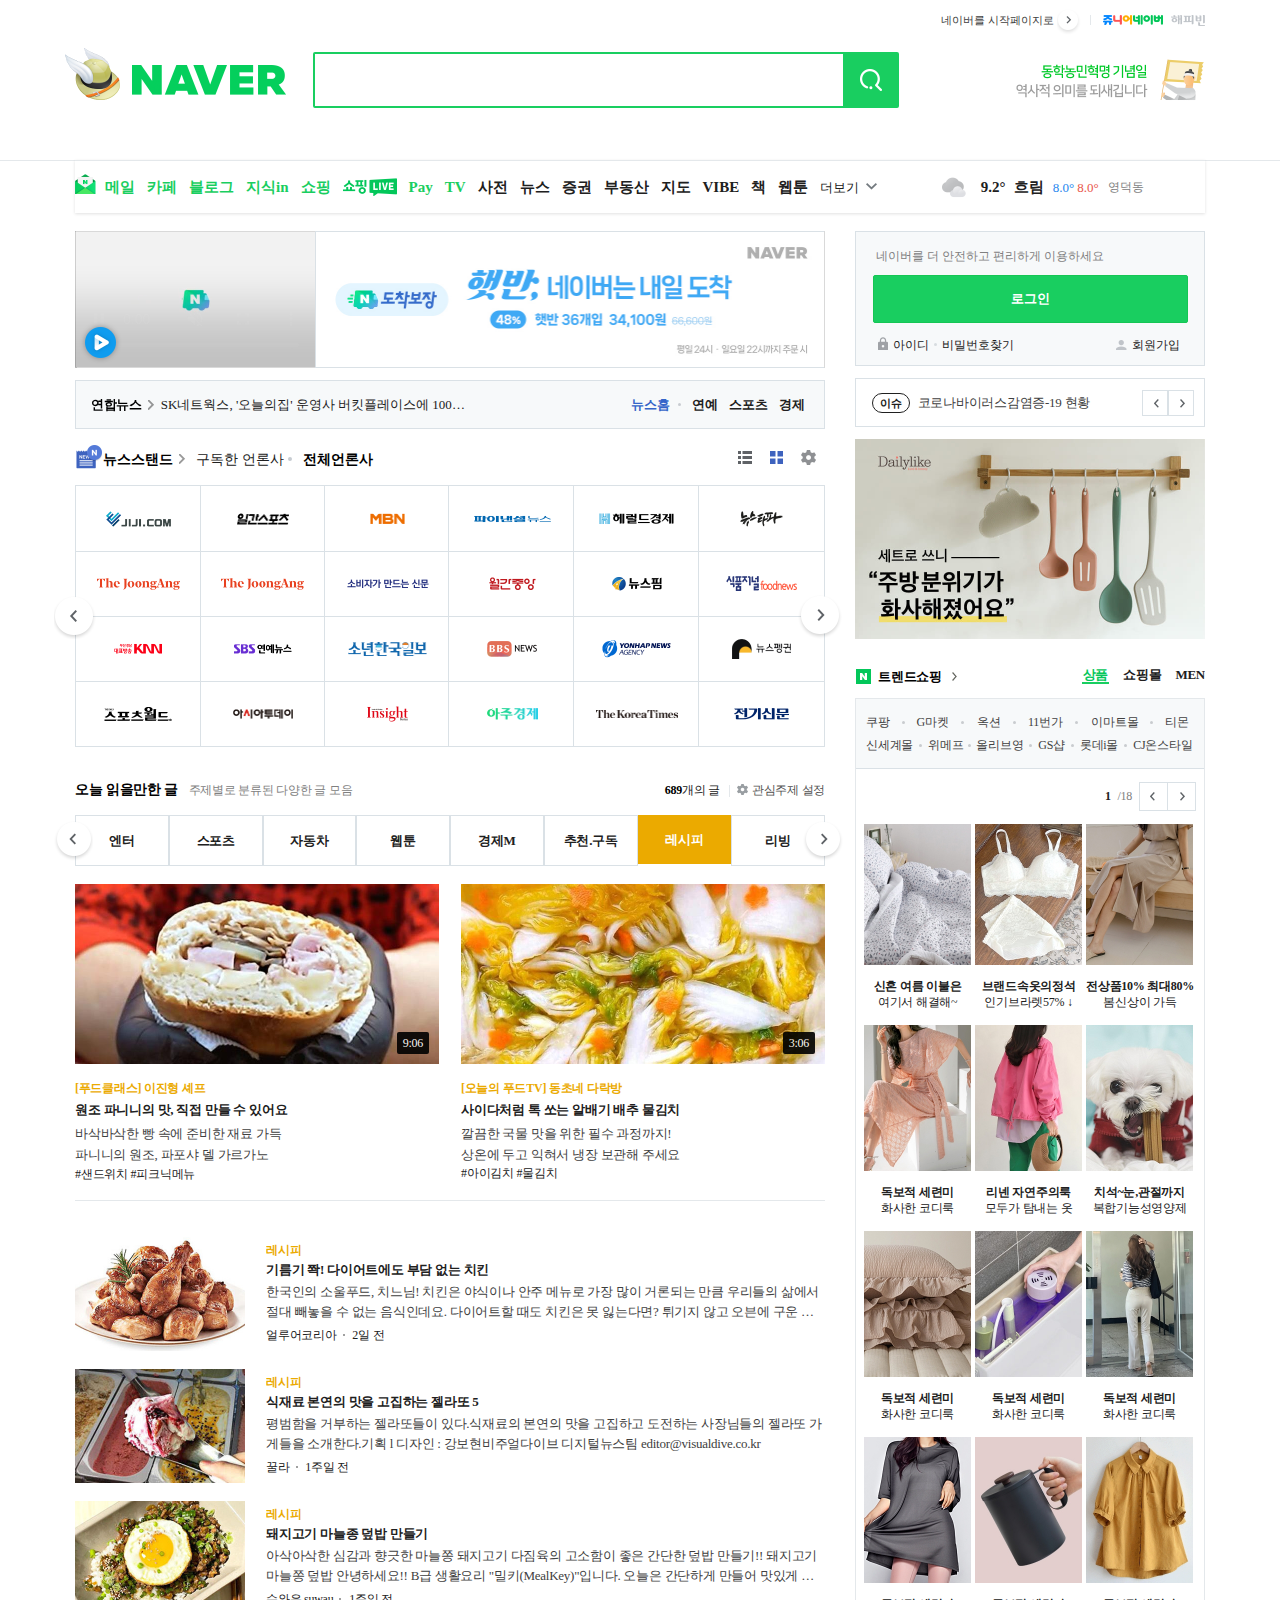
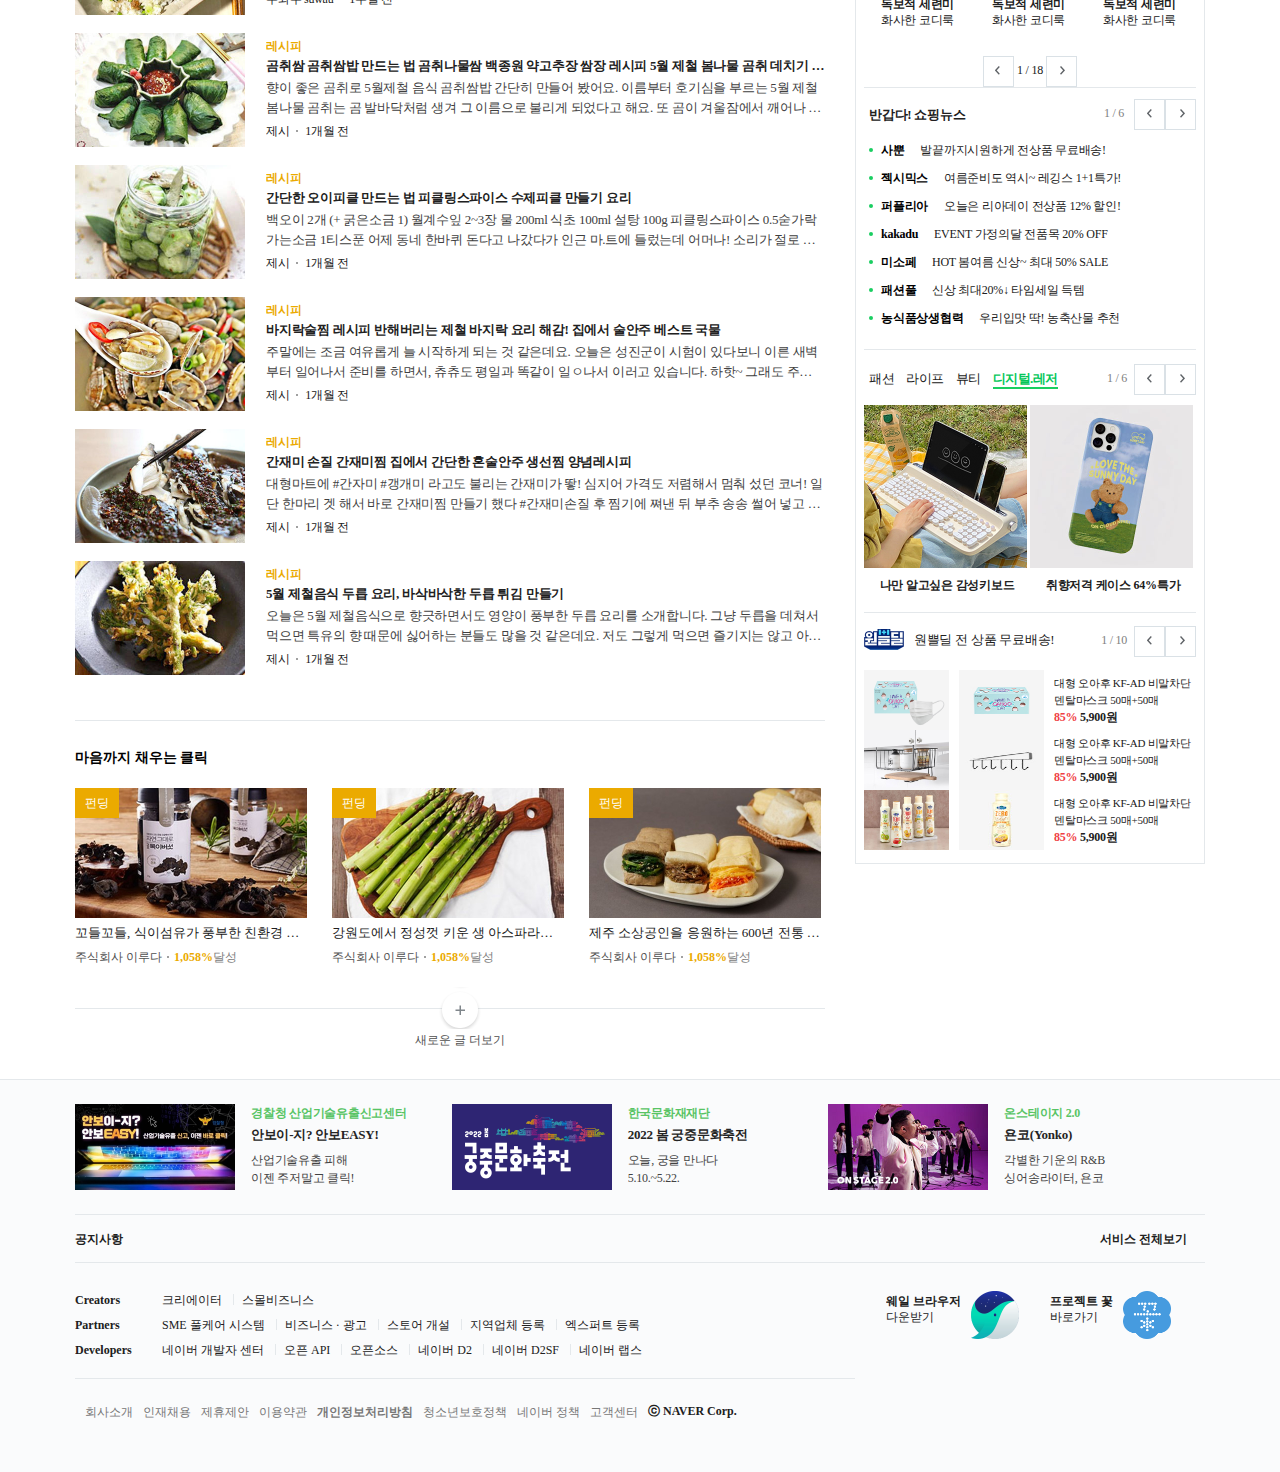
<file: 03/index.html>
<!DOCTYPE html>
<html lang="en">
<head>
    <meta charset="UTF-8">
    <meta http-equiv="X-UA-Compatible" content="IE=edge">
    <meta name="viewport" content="width=device-width, initial-scale=1.0">
    <title>NAVER</title>
    <link rel="stylesheet" href="./css/layout.css">
    <link rel="stylesheet" href="./css/main.css">
    <link rel="shortcut icon" type="image/x-icon" href="./images/favicon.ico"/>
</head>
<body>

    <header>
        <div class="wrap">
            <div class="logo_area">
                <h1 class="logo"><a href=""><span class="blind">네이버</span></a></h1>

                
                <div class="search">
                    <form action="" method="get">
                        <fieldset>
                            <legend class="blind">검색</legend>
                            <div class="inner">
                                <input type="text" class="srh_text">
                                <button class="srh_btn"><i class="sp_bg"><span class="blind"></span></i></button>
                            </div>
                        </fieldset>
                    </form>
                </div>

                <div class="quick_link">
                    <a href="" class="link_start">네이버를 시작페이지로</a>
                    <i class="bar"></i>
                    <a href="" class="link_junior"></a>
                    <a href="" class="link_been"></a>
                </div>
                <div class="promotion">
                    <a href=""><img src="./images/prom.png" alt=""></a>
                </div>
            </div>
        <div class="gnb_inner">
            <div class="gnb_area">
                <nav>
                    <ul class="m_menu">
                        <li><a href=""><i class="ico_mail"></i>메일</a></li>
                        <li><a href="">카페</a></li>
                        <li><a href="">블로그</a></li>
                        <li><a href="">지식in</a></li>
                        <li><a href="">쇼핑</a></li>
                        <li><a href="" class="live"></a></li>
                        <li><a href="">Pay</a></li>
                        <li><a href="">TV</a></li>
                    </ul>
                    <ul class="m_sub">
                        <li><a href="">사전</a></li>
                        <li><a href="">뉴스</a></li>
                        <li><a href="">증권</a></li>
                        <li><a href="">부동산</a></li>
                        <li><a href="">지도</a></li>
                        <li><a href="">VIBE</a></li>
                        <li><a href="">책</a></li>
                        <li><a href="">웹툰</a></li>
                    </ul>
                    <a href="" class="more_btn">더보기</a>

                    <div class="weather_area">
                        <a href="" class="weather-wrap">
                            <div class="current-box">
                                <strong class="current">9.2°</strong>
                                <strong class="state">흐림</strong>
                            </div>
                            <div class="degree-box">
                                <span class="min">8.0°</span>
                                <span class="max">8.0°</span>
                            </div>
                            <span class="location">영덕동</span>
                        </a>
                    </div>
                </nav>
            </div>
        </div>



           
        </div> <!-- wrap-->



    </header>  


    <main>
    <div class="wrap">
        <div class="left_area">
            <div class="sc_banner">
                <div class="video_area">
                    <video style="width: 240px; height: 135px;"  autoplay="" controls="" loop="" muted="" src="./images/naver_movie.mp4"></video>
                    <button type="button" class="btn_play" data-role="videoPlayButton" style="display: block;"><span class="blind">재생</span></button>
                </div>
                <a href="" class="img_area">
                    <img src="./images/hatban_logo.jpg" alt="">
                </a>
            </div>

            <div class="sc_news">
                <div class="group_issue">
                    <div class="link_wrap">
                        <a href="" class="media">연합뉴스</a>
                        <a href="" class="issue">SK네트웍스, '오늘의집' 운영사 버킷플레이스에 100억 투자</a>
                    </div>
                    <div class="cate_wrap">
                        <a href="" class="home">뉴스홈</a>
                        <a href="">연예</a>
                        <a href="">스포츠</a>
                        <a href="">경제</a>
                    </div>
                </div>

                <div class="group_title">
                    <a href="" class="newstand">뉴스스탠드</a>
                    <div class="sort_wrap">
                        <a href="" class="follow">구독한 언론사</a>
                        <a href="" class="on">전체언론사</a>
                    </div>
                    <div class="list_wrap">
                        <a href=""><i class="ico_list"><span class="blind">리스트형</span></i></a>
                        <a href=""><i class="ico_title"><span class="blind">갤러리형</span></i></a>
                        <a href=""><i class="ico_set"><span class="blind">환경설정</span></i></a>
                    </div>
                </div>
                <div class="group_list">
                    <ul>
                        <li><a href=""><img src="./images/news_1.png" alt=""></a></li>
                        <li><a href=""><img src="./images/news_2.png" alt=""></a></li>
                        <li><a href=""><img src="./images/news_3.png" alt=""></a></li>
                        <li><a href=""><img src="./images/news_4.png" alt=""></a></li>
                        <li><a href=""><img src="./images/news_5.png" alt=""></a></li>
                        <li><a href=""><img src="./images/news_6.png" alt=""></a></li>
                        <li><a href=""><img src="./images/news_7.png" alt=""></a></li>
                        <li><a href=""><img src="./images/news_7.png" alt=""></a></li>
                        <li><a href=""><img src="./images/news_8.png" alt=""></a></li>
                        <li><a href=""><img src="./images/news_9.png" alt=""></a></li>
                        <li><a href=""><img src="./images/news_10.png" alt=""></a></li>
                        <li><a href=""><img src="./images/news_11.png" alt=""></a></li>
                        <li><a href=""><img src="./images/news_12.png" alt=""></a></li>
                        <li><a href=""><img src="./images/news_13.png" alt=""></a></li>
                        <li><a href=""><img src="./images/news_14.png" alt=""></a></li>
                        <li><a href=""><img src="./images/news_15.png" alt=""></a></li>
                        <li><a href=""><img src="./images/news_16.png" alt=""></a></li>
                        <li><a href=""><img src="./images/news_17.png" alt=""></a></li>
                        <li><a href=""><img src="./images/news_18.png" alt=""></a></li>
                        <li><a href=""><img src="./images/news_19.png" alt=""></a></li>
                        <li><a href=""><img src="./images/news_20.png" alt=""></a></li>
                        <li><a href=""><img src="./images/news_21.png" alt=""></a></li>
                        <li><a href=""><img src="./images/news_22.png" alt=""></a></li>
                        <li><a href=""><img src="./images/news_23.png" alt=""></a></li>
                        <!-- <li><a href=""><img src="./images/news_24.png" alt=""></a></li> -->
                    </ul>
                    <i class="vt_line vt01"></i><i class="vt_line vt02"></i><i class="vt_line vt03"></i><i class="vt_line vt04"></i><i class="vt_line vt05"></i>
                    <i class="hr_line hr01"></i><i class="hr_line hr02"></i><i class="hr_line hr03"></i>
                    <div class="btn">
                        <a href="" class="btn-prev"><i class="ic-btn"><span class="blind">이전</span></i></a>
                        <a href="" class="btn-next"><i class="ic-btn"><span class="blind">다음</span></i></a>
                    </div>
                </div>


            </div> <!-- sc_news-->






          <div class="theme_cast">
              <div class="group_title">
                  <div class="title_area">
                      <strong class="title">오늘 읽을만한 글</strong>
                      <span class="dsc">주제별로 분류된 다양한 글 모음</span>
                  </div>
                  <div class="info_area">
                      <span class="info"><strong class="new">689</strong>개의 글</span>
                      <a href="" class="btn_set">관심주제 설정</a>
                  </div>
              </div>

              <div class="group_theme">
                  <ul>
                      <li><a href="">엔터</a></li>
                      <li><a href="">스포츠</a></li>
                      <li><a href="">자동차</a></li>
                      <li><a href="">웹툰</a></li>
                      <li><a href="">경제M</a></li>
                      <li><a href="">추천.구독</a></li>
                      <li><a href="" class="on">레시피</a></li>
                      <li><a href="">리빙</a></li>
                  </ul>
                  <div class="btn">
                    <a href="" class="btn-prev"><i class="ic-btn"><span class="blind">이전</span></i></a>
                    <a href="" class="btn-next"><i class="ic-btn"><span class="blind">다음</span></i></a>
                </div>
              </div>

              <div class="cast_view">
                  <ul>
                      <li>
                          <a href="">
                              <div class="img_wrap">
                                  <img src="./images/recipe_1.jpg" alt="">
                                  <i class="ico_play"><span class="blind">재생</span></i>
                                  <span class="runtime">
                                      <span class="blind">재생시간</span>
                                      <em class="time">9:06</em>
                                  </span>
                            </div>
                            <div class="txt_wrap">
                                <em class="title">[푸드클래스] 이진형 셰프</em>
                                <strong class="sub">원조 파니니의 맛, 직접 만들 수 있어요</strong>
                                <p class="desc">바삭바삭한 빵 속에 준비한 재료 가득 <br>파니니의 원조, 파포샤 델 가르가노</p>
                            </div>
                            <div class="sorce_wrap">
                                <span class="sorce">#샌드위치 #피크닉메뉴</span>
                            </div>
                        </a>
                      </li>

                      <li>
                          <a href="">
                              <div class="img_wrap">
                                  <img src="./images/recipe_2.jpg" alt="">
                                  <i class="ico_play"><span class="blind">재생</span></i>
                                  <span class="runtime">
                                      <span class="blind">재생시간</span>
                                      <em class="time">3:06</em>
                                  </span>
                              </div>
                            <div class="txt_wrap">
                                <em class="title">[오늘의 푸드TV] 동초네 다락방	</em>
                                <strong class="sub">사이다처럼 톡 쏘는 알배기 배추 물김치</strong>
                                <p class="desc">깔끔한 국물 맛을 위한 필수 과정까지! <br>상온에 두고 익혀서 냉장 보관해 주세요</p>
                            </div>
                            <div class="sorce_wrap">
                                <span class="sourc">#아이김치 #물김치</span>
                            </div>
                        </a>
                      </li>
                  </ul>
              </div> <!-- cast_view-->

              <div class="list_theme">
                <div class="content">
                    <ul>
                        <li>
                            <a href="">
                                <div class="img_wrap">
                                    <img src="./images/recipe_3.jpg" alt="">
                                </div>
                                <div class="txt_wrap">
                                    <em class="title">레시피</em>
                                    <strong class="sub">기름기 쫙! 다이어트에도 부담 없는 치킨 </strong>
                                    <p class="desc">한국인의 소울푸드, 치느님! 치킨은 야식이나 안주 메뉴로 가장 많이 거론되는 만큼 우리들의 삶에서 절대 빼놓을 수 없는 음식인데요. 다이어트할 때도 치킨은 못 잃는다면? 튀기지 않고 오븐에 구운 치킨으로 대체해보세요. 기름기가 쫙 빠져 다이어트 중에 먹어도 부담 없는 치킨 메뉴를 소개합니다. 굽네 오리지널 굽네의 가장 클래식한 메뉴, 굽네 오리지널은 오븐 </p>
                                    <span class="source">얼루어코리아</span>
                                    <span class="date">2일 전</span>
                                </div>
                              
                            </a>
                        </li>
                        <li>
                            <a href="">
                                <div class="img_wrap">
                                    <img src="./images/recipe_4.jpg" alt="">
                                </div>
                                <div class="txt_wrap">
                                    <em class="title">레시피</em>
                                    <strong class="sub">식재료 본연의 맛을 고집하는 젤라또 5</strong>
                                    <p class="desc">평범함을 거부하는 젤라또들이 있다.식재료의 본연의 맛을 고집하고 도전하는 사장님들의 젤라또 가게들을 소개한다.기획 l 디자인 : 강보현비주얼다이브 디지털뉴스팀 editor@visualdive.co.kr</p>
                                    <span class="source">꿀라</span>
                                    <span class="date">1주일 전</span>
                                </div>
                              
                            </a>
                        </li>

                        <li>
                            <a href="">
                                <div class="img_wrap">
                                    <img src="./images/recipe_5.jpg" alt="">
                                </div>
                                <div class="txt_wrap">
                                    <em class="title">레시피</em>
                                    <strong class="sub">돼지고기 마늘종 덮밥 만들기</strong>
                                    <p class="desc">아삭아삭한 심감과 향긋한 마늘쫑 돼지고기 다짐육의 고소함이 좋은 간단한 덮밥 만들기!! 돼지고기 마늘쫑 덮밥 <feat. 마늘쫑&돼지고기 다짐육> 안녕하세요!! B급 생활요리 "밀키(MealKey)"입니다. 오늘은 간단하게 만들어 맛있게 즐기는 한 그릇 요리 덮밥인데요!! 맛있는 마늘쫑과 돼지고기 다짐육을 볶아 만드는 "돼지고기 마늘쫑 덮밥"입...</p>
                                    <span class="source">수와우 suwau</span>
                                    <span class="date">1주일 전</span>
                                </div>
                              
                            </a>
                        </li>

                        <li>
                            <a href="">
                                <div class="img_wrap">
                                    <img src="./images/recipe_6.jpg" alt="">
                                </div>
                                <div class="txt_wrap">
                                    <em class="title">레시피</em>
                                    <strong class="sub">곰취쌈 곰취쌈밥 만드는 법 곰취나물쌈 백종원 약고추장 쌈장 레시피 5월 제철 봄나물 곰취 데치기 보관법</strong>
                                    <p class="desc">향이 좋은 곰취로 5월제철 음식 곰취쌈밥 간단히 만들어 봤어요. 이름부터 호기심을 부르는 5월 제철 봄나물 곰취는 곰 발바닥처럼 생겨 그 이름으로 불리게 되었다고 해요. 또 곰이 겨울잠에서 깨어나 제일 처음 먹었다 해서 그 이름으로 불렸다는 설도 있고요. </p>
                                    <span class="source">제시</span>
                                    <span class="date">1개월 전</span>
                                </div>
                                
                               
                            </a>
                        </li>

                        <li>
                            <a href="">
                                <div class="img_wrap">
                                    <img src="./images/recipe_7.jpg" alt="">
                                </div>
                                <div class="txt_wrap">
                                    <em class="title">레시피</em>
                                    <strong class="sub">간단한 오이피클 만드는 법 피클링스파이스 수제피클 만들기 요리</strong>
                                    <p class="desc">백오이 2개 (+ 굵은소금 1) 월계수잎 2~3장 물 200ml 식초 100ml 설탕 100g 피클링스파이스 0.5숟가락 가는소금 1티스푼 어제 동네 한바퀴 돈다고 나갔다가 인근 마.트에 들렀는데 어머나! 소리가 절로 안그래도 오이지도 담그고 피클도 만들어야지 하고 있던차에 10개에 4,000원 </p>
                                    <span class="source">제시</span>
                                    <span class="date">1개월 전</span>
                                </div>
                                
                               
                            </a>
                        </li>

                        <li>
                            <a href="">
                                <div class="img_wrap">
                                    <img src="./images/recipe_8.jpg" alt="">
                                </div>
                                <div class="txt_wrap">
                                    <em class="title">레시피</em>
                                    <strong class="sub">바지락술찜 레시피 반해버리는 제철 바지락 요리 해감! 집에서 술안주 베스트 국물</strong>
                                    <p class="desc">주말에는 조금 여유롭게 늘 시작하게 되는 것 같은데요. 오늘은 성진군이 시험이 있다보니 이른 새벽부터 일어나서 준비를 하면서, 츄츄도 평일과 똑같이 일ㅇ나서 이러고 있습니다. 하핫~ 그래도 주말에는 남편과 짠~하고 맥주 한잔 하고 싶은 그런 날이기도 하죠. #술안주 베스트 중에서 </p>
                                    <span class="source">제시</span>
                                    <span class="date">1개월 전</span>
                                </div>
                              
                               
                            </a>
                        </li>

                        <li>
                            <a href="">
                                <div class="img_wrap">
                                    <img src="./images/recipe_9.jpg" alt="">
                                </div>
                                <div class="txt_wrap">
                                    <em class="title">레시피</em>
                                    <strong class="sub">간재미 손질 간재미찜 집에서 간단한 혼술안주 생선찜 양념레시피</strong>
                                    <p class="desc">대형마트에 #간자미 #갱개미 라고도 불리는 간재미가 뙇! 심지어 가격도 저렴해서 멈춰 섰던 코너! 일단 한마리 겟 해서 바로 간재미찜 만들기 했다 #간재미손질 후 찜기에 쪄낸 뒤 부추 송송 썰어 넣고 만든 양념장 올려 완성한 #간재미찜 와우~ 소리가 절로 나오는 맛으로 최고의 #술안주레시피 ㅋ 간재미찜 만드는사이 이발하러 간 큰아들, 기다리면서 조금씩 조금 </p>
                                    <span class="source">제시</span>
                                    <span class="date">1개월 전</span>
                                </div>
                              
                               
                            </a>
                        </li>

                        <li>
                            <a href="">
                                <div class="img_wrap">
                                    <img src="./images/recipe_10.jpg" alt="">
                                </div>
                                <div class="txt_wrap">
                                    <em class="title">레시피</em>
                                    <strong class="sub">5월 제철음식 두릅 요리, 바삭바삭한 두릅 튀김 만들기</strong>
                                    <p class="desc">오늘은 5월 제철음식으로 향긋하면서도 영양이 풍부한 두릅 요리를 소개합니다. 그냥 두릅을 데쳐서 먹으면 특유의 향 때문에 싫어하는 분들도 많을 것 같은데요. 저도 그렇게 먹으면 즐기지는 않고 아주 가끔씩만 초장에 찍어서 먹는데 이렇게 튀기게 되면 상당히 맛이 좋아서 이맘 때쯤 꼭 만들어 먹게 되네요. 향을 즐기는 것이 생명이기 때문에 가볍게 튀겨서 먹는 것</p>
                                    <span class="source">제시</span>
                                    <span class="date">1개월 전</span>
                               
                                </div>
                             
                            </a>
                        </li>

                    </ul>


                    </div> <!-- content-->
                </div> <!-- list_theme-->
            </div> <!-- cast-->




            <div class="theme_full">
                <div class="theme_title">
                    <a href="" class="">마음까지 채우는 클릭</a>
                </div>

                <div class="full_wrap">
                    <ul>
                        <li>
                            <a href="">
                                <div class="img_wrap">
                                    <img src="./images/funding_1.jpg" alt="">
                                    <em class="fundi">
                                        <span>펀딩</span>
                                    </em>
                                </div>
                                <div class="txt_wrap">
                                    <strong class="title">꼬들꼬들, 식이섬유가 풍부한 친환경 목이버섯</strong>
                                    <div class="source_wrap">
                                        <span class="name">주식회사 이루다</span>
                                        <span class="txt"><em>1,058%</em>달성</span>
                                    </div>
                                </div>
                            </a>
                        </li>
                        <li>
                            <a href="">
                                <div class="img_wrap">
                                    <img src="./images/funding_2.jpg" alt="">
                                    <em class="fundi">
                                        <span>펀딩</span>
                                    </em>
                                </div>
                                <div class="txt_wrap">
                                    <strong class="title">강원도에서 정성껏 키운 생 아스파라거스</strong>
                                    <div class="source_wrap">
                                        <span class="name">주식회사 이루다</span>
                                        <span class="txt"><em>1,058%</em>달성</span>
                                    </div>
                                </div>
                            </a>
                        </li>
                        <li>
                            <a href="">
                                <div class="img_wrap">
                                    <img src="./images/funding_3.jpg" alt="">
                                    <em class="fundi">
                                        <span>펀딩</span>
                                    </em>
                                </div>
                                <div class="txt_wrap">
                                    <strong class="title">제주 소상공인을 응원하는 600년 전통 상웨빵</strong>
                                    <div class="source_wrap">
                                        <span class="name">주식회사 이루다</span>
                                        <span class="txt"><em>1,058%</em>달성</span>
                                    </div>
                                </div>
                            </a>
                        </li>
                    </ul>
                </div>
            </div> <!-- theme_full-->

            <div class="more_wrap">
                <button class="btn_more">
                    <i class="ico_more">
                    </i>
                    새로운 글 더보기
                </button>
            </div>
            

            
        </div> <!-- left_area-->




<!-- ----------------------------------- -->




            <div class="right_area">
                <div class="sc_login">
                    <h2 class="blind">로그인</h2>
                    <p class="msg">네이버를 더 안전하고 편리하게 이용하세요</p>
                    <a href="" class="login_btn">
                        <i class="sp_bg">
                            <span class="blind">네이버</span>
                        </i>
                        로그인
                    </a>
                    <div class="login_link">
                        <a href="" class="link_id">아이디</a>
                        <a href="" class="link_pw">비밀번호찾기</a>
                        <a href="" class="link_join">회원가입</a>
                    </div>
                </div> <!-- sc_login-->

                <div class="timesquare">
                    <h2 class="blind">타임스퀘어</h2>
                    <a href="" class="link_wrap">
                        <em class="issue">이슈</em>
                        <span class="title">코로나바이러스감염증-19 현황</span>
                    </a>

                    <div class="navi">
                        <a href="" class="btn prev">
                            <span class="blind">이전</span>
                        </a>
                        <a href="" class="btn next">
                            <span class="blind">다음</span>
                        </a>
                    </div>
                </div>


                <div class="sc_add">
                    <a href="">
                    <img src="./images/right_banner.jpg" alt="">
                </a>
                </div>


            <div class="sc_shop">
                <div class="group_title">
                    <div class="trend_wrap">
                        <h2 class="">
                        <a href="" class="trend_shop">
                           트렌드쇼핑
                        </a>
                    </h2>
                    </div>
                        <div class="menu_wrap">
                            <a href="" class="active">상품</a>
                            <a href="">쇼핑몰</a>
                            <a href="">MEN</a>
                        </div>
                    </div>


                <div class="content">
                    <div class="group_mall">
                        <h2 class="blind">몰 바로가기</h2>

                        <div class="mall_area">
                            <a href="">쿠팡</a>
                            <i class="dot dot01"></i>
                            <a href="">G마켓</a>
                            <i class="dot dot02"></i>
                            <a href="">옥션</a>
                            <i class="dot dot01"></i>
                            <a href="">11번가</a>
                            <i class="dot dot02"></i>
                            <a href="">이마트몰</a>
                            <i class="dot dot01"></i>
                            <a href="">티몬</a>
                        </div>

                        <div class="mall_area">
                            <a href="">신세계몰</a>
                            <i class="dot dot03"></i>
                            <a href="">위메프</a>
                            <i class="dot dot04"></i>
                            <a href="">올리브영</a>
                            <i class="dot dot03"></i>
                            <a href="">GS샵</a>
                            <i class="dot dot03"></i>
                            <a href="">롯데i몰</a>
                            <i class="dot dot03"></i>
                            <a href="">CJ온스타일</a>
                        </div>
                    </div>
               
           

                    <div class="group_good">
                        <div class="shop_control">
                            <div class="num_box">
                                <em class="page">
                                    <span class="blind">현재</span>
                                    1
                                </em>
                                <span class="blind">전체</span>
                                /18
                            </div>

                            <div class="btn_box">
                                <a href="" class="btn prev"></a>
                                <a href="" class="btn next"></a>
                        </div>
                    </div> <!-- shop_control-->


                    <div class="list_good_wrap">
                        <ul class="list_good">
                            <li>
                                <a href="">
                                    <div class="img_wrap">
                                        <img src="./images/trend_1.jpg" alt="">
                                    </div>
                                    <div class="txt_wrap">
                                        <strong class="">신혼 여름 이불은</strong>
                                        <p class="">여기서 해결해~</p>
                                    </div>
                                </a>
                            </li>

                            <li>
                                <a href="">
                                    <div class="img_wrap">
                                        <img src="./images/trend_2.jpg" alt="">
                                    </div>
                                    <div class="txt_wrap">
                                        <strong class="">브랜드속옷의정석</strong>
                                        <p class="">인기브라렛57% ↓</p>
                                    </div>
                                </a>
                            </li>
                            <li>
                                <a href="">
                                    <div class="img_wrap">
                                        <img src="./images/trend_3.jpg" alt="">
                                    </div>
                                    <div class="txt_wrap">
                                        <strong class="">전상품10% 최대80%</strong>
                                        <p class="">봄신상이 가득</p>
                                    </div>
                                </a>
                            </li>
                            <li>
                                <a href="">
                                    <div class="img_wrap">
                                        <img src="./images/trend_4.jpg" alt="">
                                    </div>
                                    <div class="txt_wrap">
                                        <strong class="">독보적 세련미</strong>
                                        <p class="">화사한 코디룩</p>
                                    </div>
                                </a>
                            </li>
                            <li>
                                <a href="">
                                    <div class="img_wrap">
                                        <img src="./images/trend_5.jpg" alt="">
                                    </div>
                                    <div class="txt_wrap">
                                        <strong class="">리넨 자연주의룩</strong>
                                        <p class="">모두가 탐내는 옷</p>
                                    </div>
                                </a>
                            </li>
                            <li>
                                <a href="">
                                    <div class="img_wrap">
                                        <img src="./images/trend_6.jpg" alt="">
                                    </div>
                                    <div class="txt_wrap">
                                        <strong class="">치석~눈,관절까지</strong>
                                        <p class="">복합기능성영양제</p>
                                    </div>
                                </a>
                            </li>
                            <li>
                                <a href="">
                                    <div class="img_wrap">
                                        <img src="./images/trend_7.jpg" alt="">
                                    </div>
                                    <div class="txt_wrap">
                                        <strong class="">독보적 세련미</strong>
                                        <p class="">화사한 코디룩</p>
                                    </div>
                                </a>
                            </li>
                            <li>
                                <a href="">
                                    <div class="img_wrap">
                                        <img src="./images/trend_8.jpg" alt="">
                                    </div>
                                    <div class="txt_wrap">
                                        <strong class="">독보적 세련미</strong>
                                        <p class="">화사한 코디룩</p>
                                    </div>
                                </a>
                            </li>
                            <li>
                                <a href="">
                                    <div class="img_wrap">
                                        <img src="./images/trend_9.jpg" alt="">
                                    </div>
                                    <div class="txt_wrap">
                                        <strong class="">독보적 세련미</strong>
                                        <p class="">화사한 코디룩</p>
                                    </div>
                                </a>
                            </li>
                            <li>
                                <a href="">
                                    <div class="img_wrap">
                                        <img src="./images/trend_10.jpg" alt="">
                                    </div>
                                    <div class="txt_wrap">
                                        <strong class="">독보적 세련미</strong>
                                        <p class="">화사한 코디룩</p>
                                    </div>
                                </a>
                            </li>
                            <li>
                                <a href="">
                                    <div class="img_wrap">
                                        <img src="./images/trend_11.jpg" alt="">
                                    </div>
                                    <div class="txt_wrap">
                                        <strong class="">독보적 세련미</strong>
                                        <p class="">화사한 코디룩</p>
                                    </div>
                                </a>
                            </li>
                            <li>
                                <a href="">
                                    <div class="img_wrap">
                                        <img src="./images/trend_12.jpg" alt="">
                                    </div>
                                    <div class="txt_wrap">
                                        <strong class="">독보적 세련미</strong>
                                        <p class="">화사한 코디룩</p>
                                    </div>
                                </a>
                            </li>

                        </ul>
                    </div>

                    <div class="shop_page">
                            <a href="" class="btn prev"></a>
                            <em class="page">
                                <span class="blind">현재</span>
                                1 / 18
                            </em>
                        <a href="" class="btn next"></a>

                </div> <!-- shop_control-->


            </div> <!-- group_goods-->
          

                    <div class="group_event">
                        <div class="shop_title">
                            <strong class="news">반갑다! 쇼핑뉴스</strong>
                            <div class="page_area">
                                <span class="num">1 / 6</span>
                                <div class="btn_wrap">
                                    <a href="" class="btn prev"></a>
                                    <a href="" class="btn next"></a>
                            </div>
                        </div>
                    </div>

                     <div class="event_list">
                         <ul>
                             <li>
                                 <a href="">
                                    <em class="title">사뿐</em>
                                     <span class="desc">발끝까지시원하게 전상품 무료배송!</span>
                                 </a>
                             </li>
                             <li>
                                 <a href="">
                                    <em class="title">젝시믹스</em>
                                     <span class="desc">여름준비도 역시~ 레깅스 1+1특가!</span>
                                 </a>
                             </li>
                             <li>
                                 <a href="">
                                    <em class="title">퍼플리아</em>
                                     <span class="desc">오늘은 리아데이 전상품 12% 할인!</span>
                                 </a>
                             </li>
                             <li>
                                 <a href="">
                                    <em class="title">kakadu</em>
                                     <span class="desc">EVENT 가정의달 전품목 20% OFF</span>
                                 </a>
                             </li>
                             <li>
                                 <a href="">
                                    <em class="title">미소페</em>
                                     <span class="desc">HOT 봄여름 신상~ 최대 50% SALE</span>
                                 </a>
                             </li>
                             <li>
                                 <a href="">
                                    <em class="title">패션풀</em>
                                     <span class="desc">신상 최대20%↓ 타임세일 득템</span>
                                 </a>
                             </li>
                             <li>
                                 <a href="">
                                    <em class="title">농식품상생협력</em>
                                     <span class="desc">우리입맛 딱! 농축산물 추천</span>
                                 </a>
                             </li>

                         </ul>
                     </div>
                    
                 </div> <!-- group_event-->

                    
                    <div class="group_plus">
                        <div class="plus_title">
                            <div class="shop_cate">
                                <a href="">패션</a>
                                <a href="">라이프</a>
                                <a href="">뷰티</a>
                                <a href="" class="check">디지털.레저</a>
                            </div>

                            <div class="shop_contplus">
                                <div class="page_area">
                                    <span class="num">1 / 6</span>
                                    <div class="btn_wrap">
                                        <a href="" class="btn prev"></a>
                                        <a href="" class="btn next"></a>
                                </div>
                            </div>
                        </div>

                    </div>

                        <div class="plus_wrap">
                            <ul>
                                <li>
                                    <a href="">
                                        <div class="img_wrap">
                                            <img src="./images/b1.jpg" alt="">
                                        </div>
                                        <div class="txt_wrap">
                                            <p class="">나만 알고싶은 감성키보드</p>
                                        </div>
                                    </a>
                                </li>
                                <li>
                                    <a href="">
                                        <div class="img_wrap">
                                            <img src="./images/b2.jpg" alt="">
                                        </div>
                                        <div class="txt_wrap">
                                            <p class="">취향저격 케이스 64%특가</p>
                                        </div>
                                    </a>
                                </li>
                            </ul>
                        
                        </div> <!-- plus_wrap-->

                    </div> <!-- group_plus-->
                
                    <div class="deal_wrap">
                    <div class="plus_deal">
                        <div class="shop_title">
                            <strong>원쁠딜 전 상품 무료배송!</strong>
                            <div class="pluscont">
                                <span class="num">1 / 10</span>
                                <div class="btn_wrap">
                                    <a href="" class="btn prev"></a>
                                    <a href="" class="btn next"></a>
                            </div>
                        </div>
                    </div>

                    <div class="deal_list">
                    <ul>
                        <li>
                            <a href="">
                                <div class="img_wrap">
                                    <img src="./images/deal_1.jpg" alt="">
                                </div>
                                <div class="img_wrap">
                                    <img src="./images/deal_1-1.jpg" alt="">
                                </div>

                                <div class="txt_wrap">
                                    <div class="title">
                                    <p class="">대형 오아후 KF-AD 비말차단 덴탈마스크 50매+50매</p>
                                </div>
                                    <em class="">85%</em>
                                    <span class="">5,900원</span>
                                </div>
                            </a>
                        </li>
                        <li>
                            <a href="">
                                <div class="img_wrap">
                                    <img src="./images/deal_2.jpg" alt="">
                                </div>
                                <div class="img_wrap">
                                    <img src="./images/deal_2-1.jpg" alt="">
                                </div>

                                <div class="txt_wrap">
                                    <div class="title">
                                    <p class="">대형 오아후 KF-AD 비말차단 덴탈마스크 50매+50매</p>
                                </div>
                                    <em class="">85%</em>
                                    <span class="">5,900원</span>
                                </div>
                            </a>
                        </li>
                        <li>
                            <a href="">
                                <div class="img_wrap">
                                    <img src="./images/deal_3.jpg" alt="">
                                </div>
                                <div class="img_wrap">
                                    <img src="./images/deal_3-1.jpg" alt="">
                                </div>

                                <div class="txt_wrap">
                                    <div class="title">
                                        <p class="">대형 오아후 KF-AD 비말차단 덴탈마스크 50매+50매</p>
                                    </div>
                                    <em class="">85%</em>
                                    <span class="">5,900원</span>
                                </div>
                            </a>
                        </li>
                       
                     
                    </ul>
                </div> 



                </div> <!-- plus_deal-->
            </div>

                </div> <!-- content-->
            </div> <!-- sc_shop-->
         </div> <!-- right_area-->


        </div>
    </main>


    <footer>
        <div class="inner">
            <div class="banner_area">
                <ul>
                    <li>
                        <a href="">
                            <div class="img_wrap">
                                <img src="./images/add1.jpg" alt="">
                            </div>
                            <div class="info_wrap">
                                <em class="">경찰청 산업기술유출신고센터</em>
                                <strong class="">안보이-지? 안보EASY!</strong>
                                <p class="">산업기술유출 피해<br>
                                    이젠 주저말고 클릭!</p>
                            </div>
                        </a>
                    </li>
                    <li>
                        <a href="">
                            <div class="img_wrap">
                                <img src="./images/add2.png" alt="">
                            </div>
                            <div class="info_wrap">
                                <em class="">한국문화재재단</em>
                                <strong class="">2022 봄 궁중문화축전</strong>
                                <p class="">오늘, 궁을 만나다<br>
                                    5.10.~5.22.</p>
                            </div>
                        </a>
                    </li>
                    <li>
                        <a href="">
                            <div class="img_wrap">
                                <img src="./images/add3.jpg" alt="">
                            </div>
                            <div class="info_wrap">
                                <em class="">온스테이지 2.0</em>
                                <strong class="">욘코(Yonko)</strong>
                                <p class="">각별한 기운의 R&B<br>
                                    싱어송라이터, 욘코</p>
                            </div>
                        </a>
                    </li>
                </ul>
            </div> <!-- banner_area-->

            <div class="notice_area">
                <a href="" class="noti">공지사항</a>
                <a href="" class="all">서비스 전체보기</a>
            </div>

            <div class="aside_area">
                <div class="partner_box">
                    <strong class="">Creators</strong>
                    <a href="" class="link_patner">크리에이터</a>
                    <a href="" class="link_patner">스몰비즈니스</a>
                </div>
                <div class="partner_box">
                    <strong class="">Partners</strong>
                    <a href="" class="link_patner">SME 풀케어 시스템</a>
                    <a href="" class="link_patner">비즈니스 · 광고</a>
                    <a href="" class="link_patner">스토어 개설</a>
                    <a href="" class="link_patner">지역업체 등록</a>
                    <a href="" class="link_patner">엑스퍼트 등록</a>
                </div>
                <div class="partner_box">
                    <strong class="">Developers</strong>
                    <a href="" class="link_patner">네이버 개발자 센터</a>
                    <a href="" class="link_patner">오픈 API</a>
                    <a href="" class="link_patner">오픈소스</a>
                    <a href="" class="link_patner">네이버 D2</a>
                    <a href="" class="link_patner">네이버 D2SF</a>
                    <a href="" class="link_patner">네이버 랩스</a>
                </div>

            </div>  <!-- aside-->

            <div class="right_wrap">
                    <div class="box_wrap">
                        <strong class="title">웨일 브라우저</strong>
                        <a href="" class="dsc">다운받기</a>
                    </div>
                   <a href="" class="img_wrap">
                       <img src="./images/whale.png" alt="">
                   </a>
                   
                    <div class="box_wrap">
                        <strong class="title">프로젝트 꽃</strong>
                        <a href="" class="dsc">바로가기</a>
                    </div>
                   <a href="" class="img_wrap">
                       <img src="./images/flower.png" alt="">
                   </a>
            </div>

                <div class="corp_area">
                    <ul class="corp_list">
                        <li><a href="">회사소개</a></li>
                        <li><a href="">인재채용</a></li>
                        <li><a href="">제휴제안</a></li>
                        <li><a href="">이용약관</a></li>
                        <li class="look"><a href="">개인정보처리방침</a></li>
                        <li><a href="">청소년보호정책</a></li>
                        <li><a href="">네이버 정책</a></li>
                        <li><a href="">고객센터</a></li>
                        <li class="copy"><a href="">ⓒ NAVER Corp.</a></li>
                    </ul>
                </div>

        </div> <!-- inner-->
    </footer>




</body>
</html>
</file>
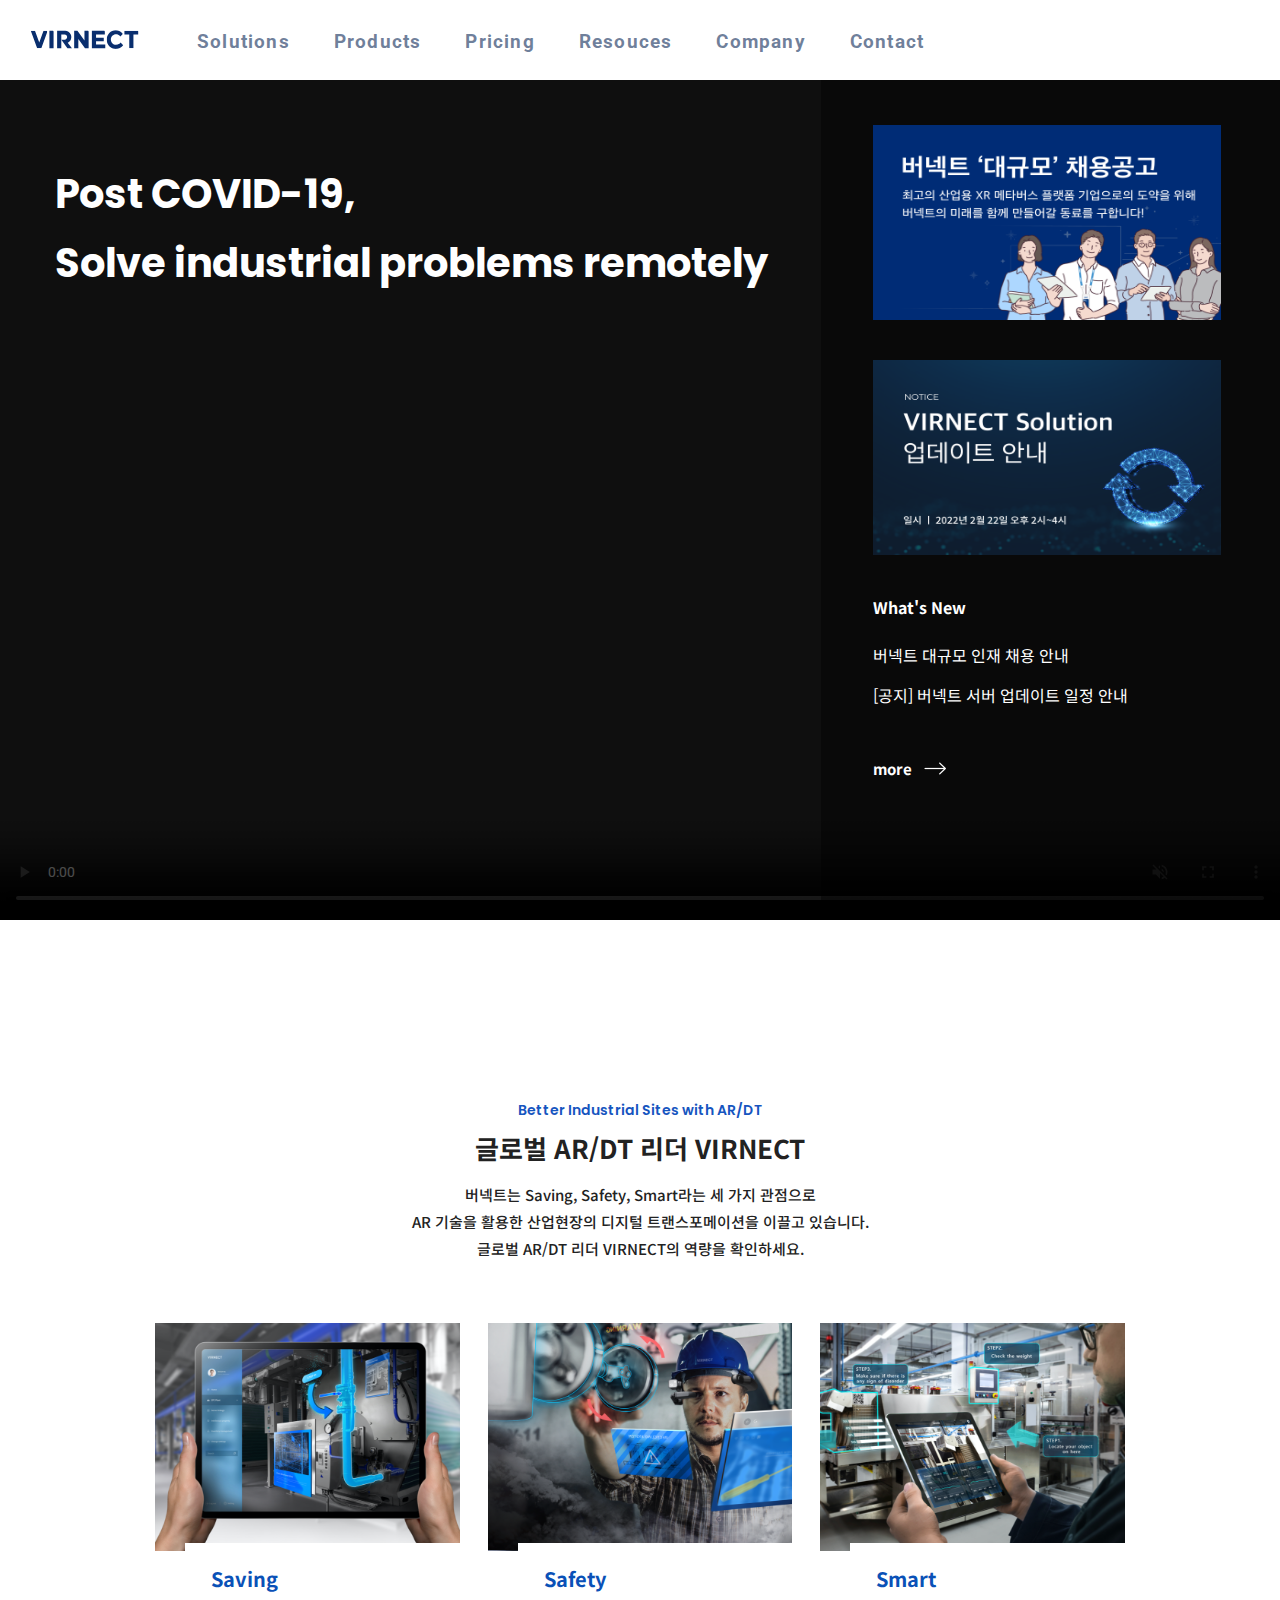
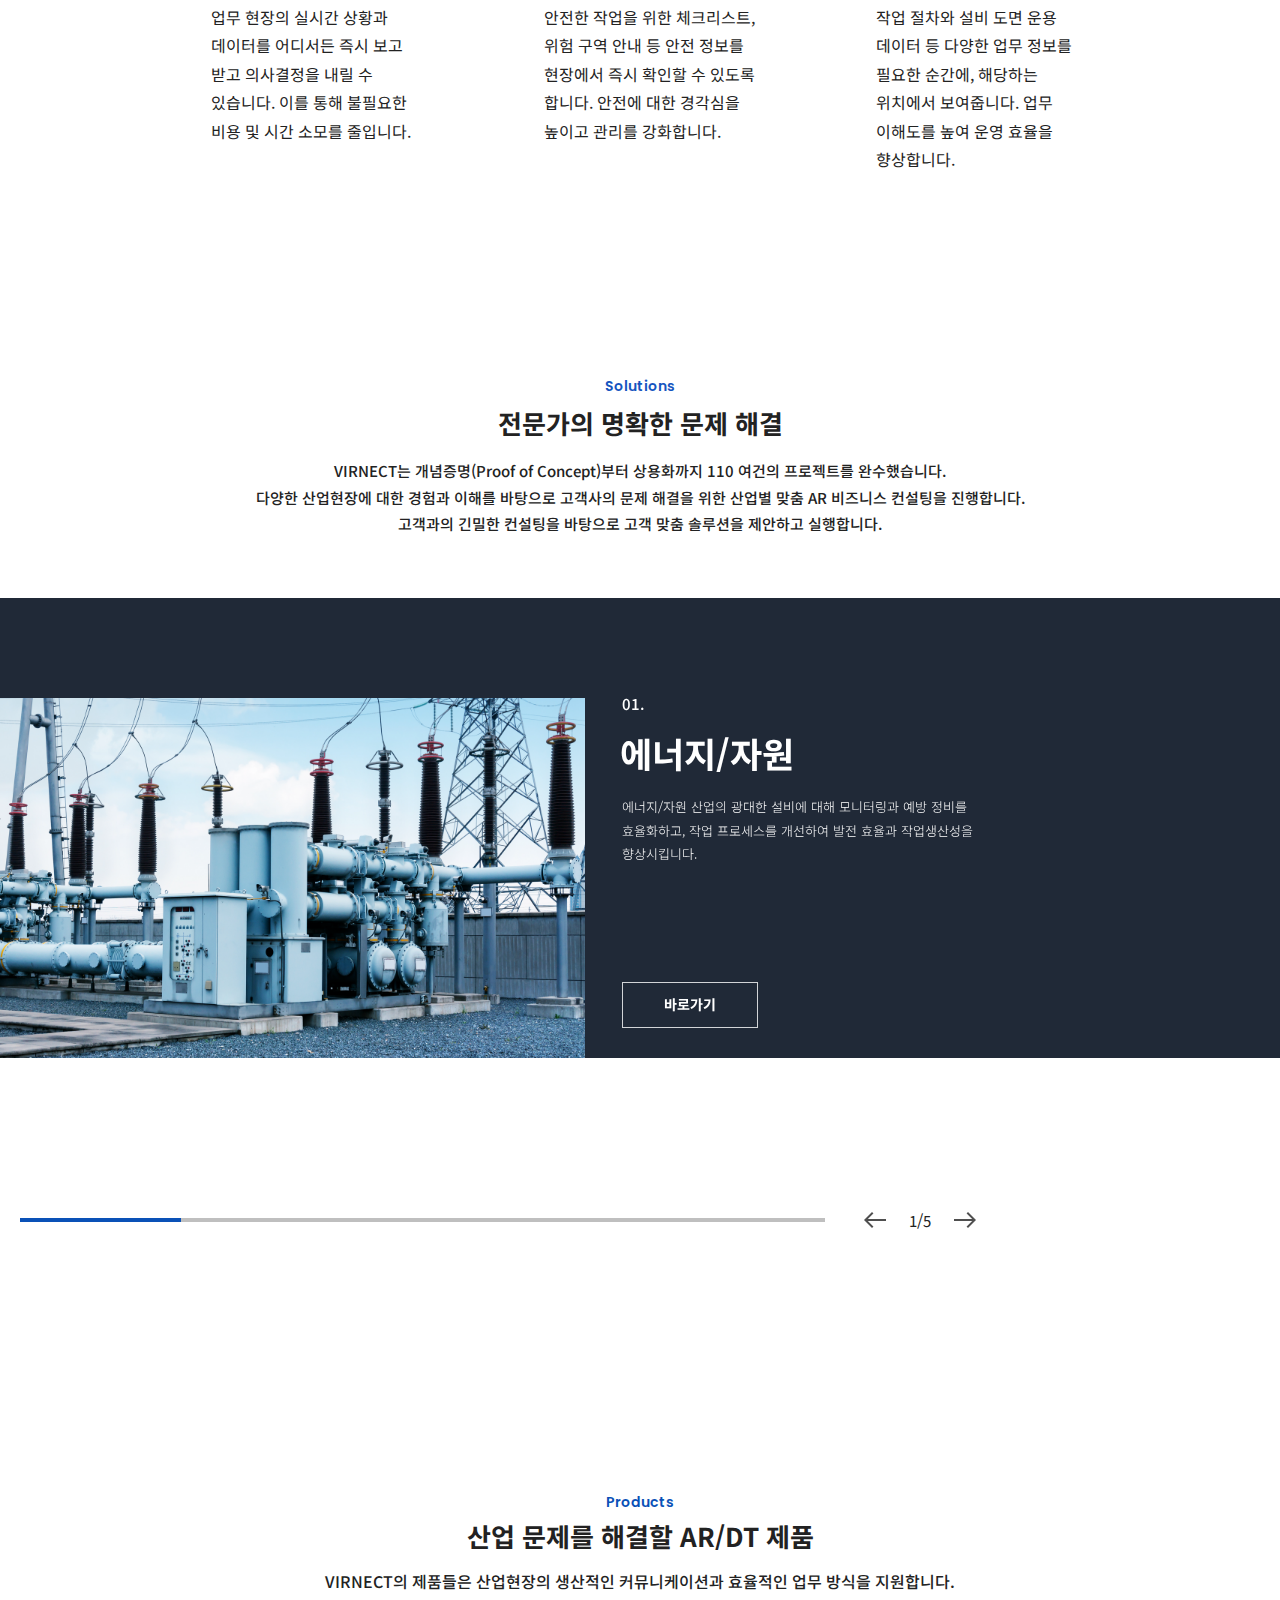
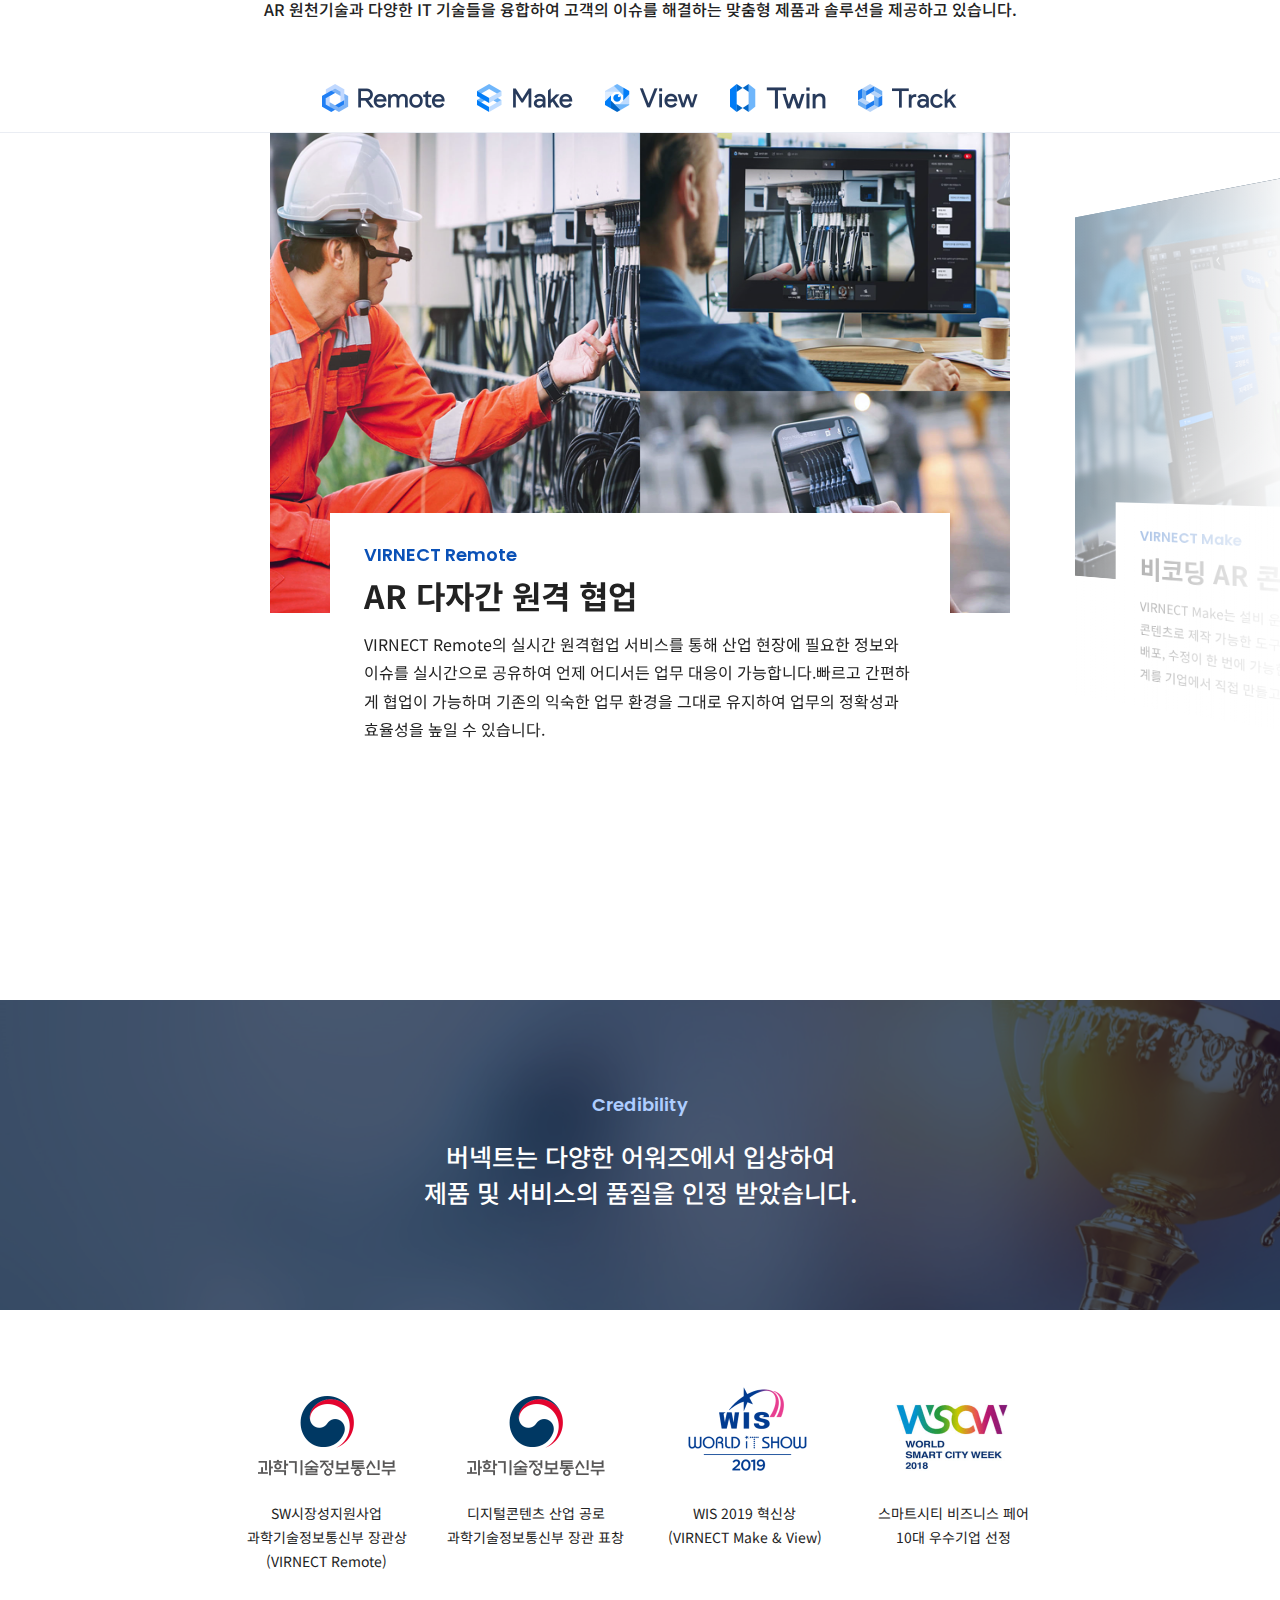
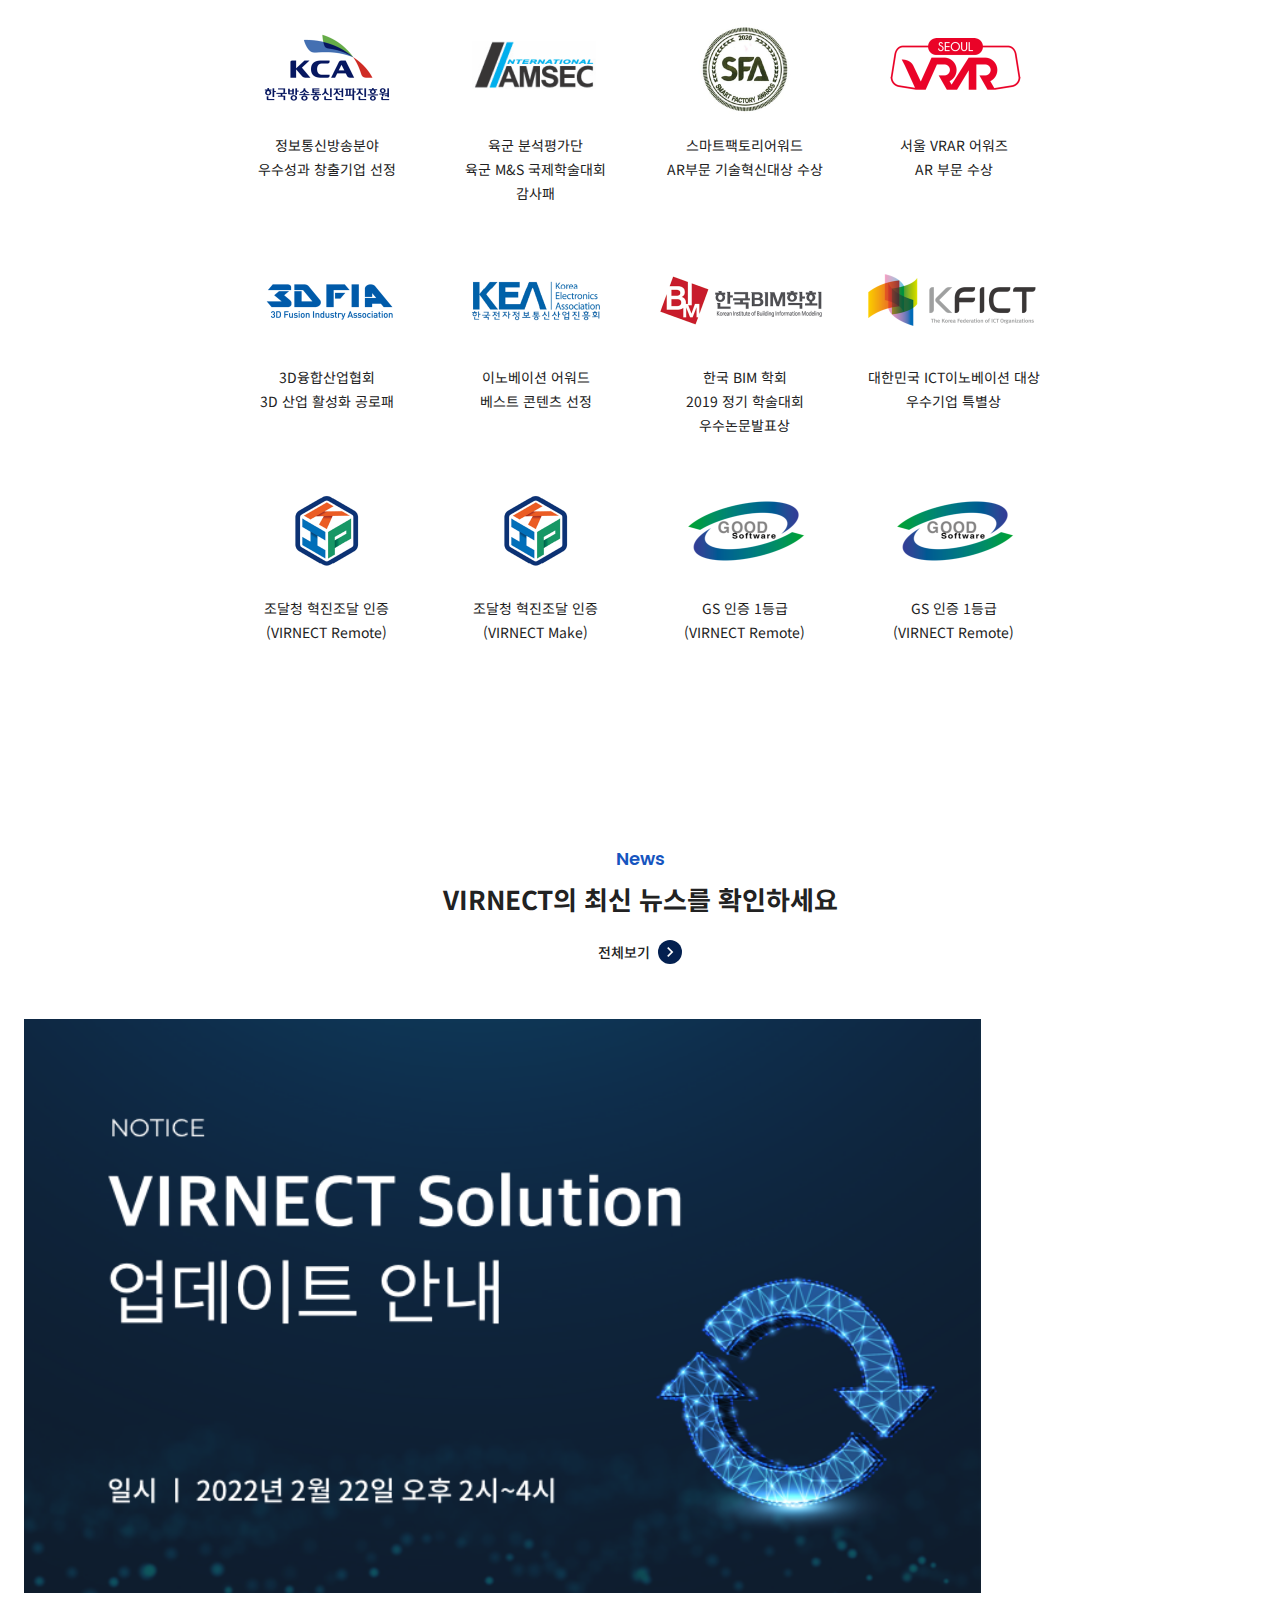
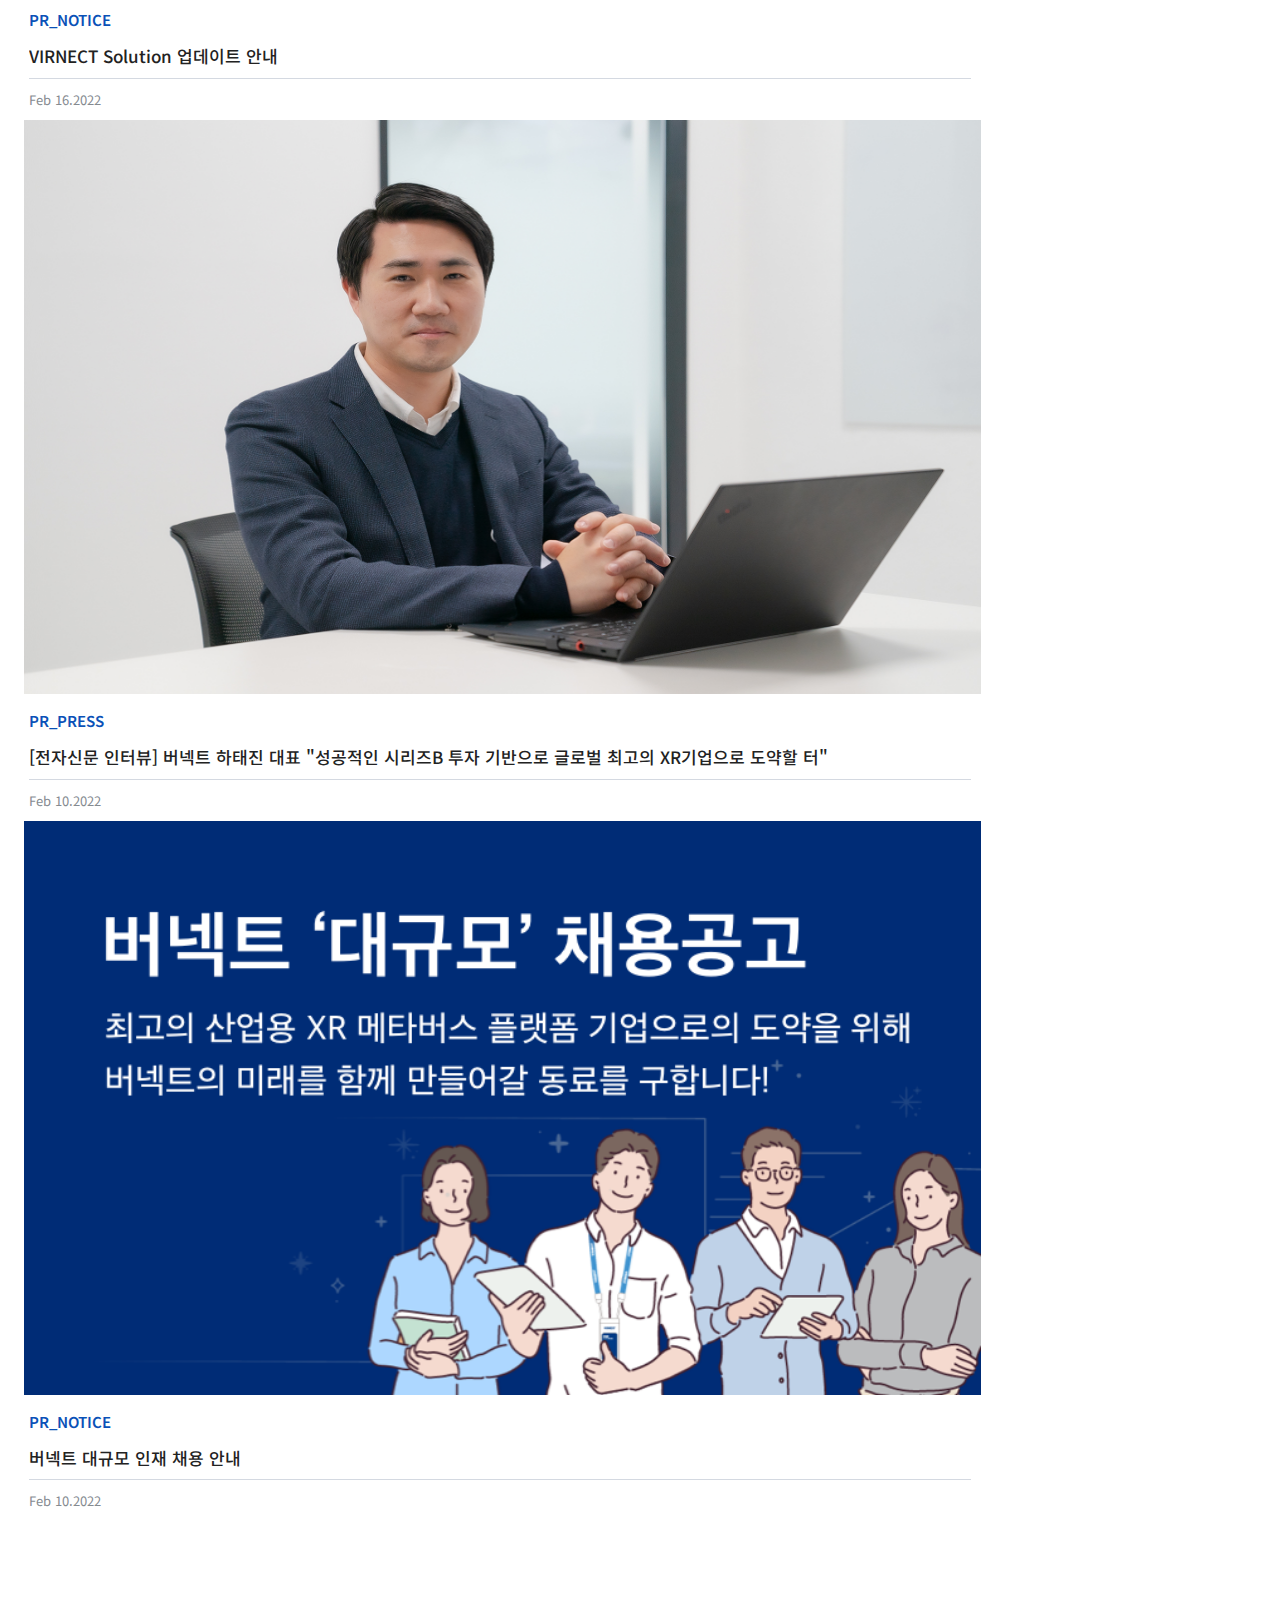
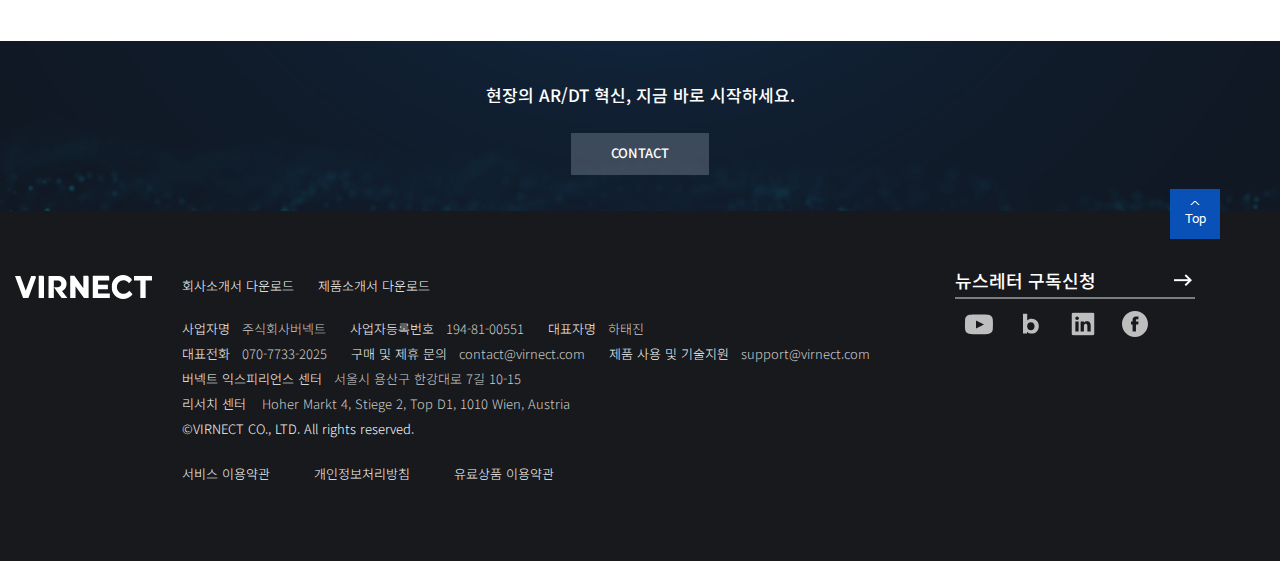
<file: 07/index.html>
<!DOCTYPE html>
<html lang="ko">

<head>
    <meta charset="UTF-8">
    <meta http-equiv="X-UA-Compatible" content="IE=edge">
    <meta name="viewport" content="width=device-width, initial-scale=1.0">
    <!-- <meta content="yes" name="apple-mobile-web-app-capable" />   -->
    <meta content="minimum-scale=1.0, width=device-width, maximum-scale=1, user-scalable=no" name="viewport" />
    <title>업무현장의 운영 및 관리를 위한 XR 솔루션 공급기업 - VIRNECT</title>
    <link rel="shortcut icon" href="./images/vernect_favi.ico" />


    <link rel="stylesheet" href="https://unpkg.com/swiper/swiper-bundle.min.css" />
    <link rel="stylesheet" href="./css/layout.css">
    <link rel="stylesheet" href="./css/main.css">


    <!-- script-->
    <script src="https://code.jquery.com/jquery-3.6.0.min.js"></script>
    <script src="https://unpkg.com/swiper/swiper-bundle.min.js"></script>
    <script src="./js/custom.js"></script>

</head>

<body style="overflow-y:hidden">
    
    <header>

        <div class="top_area">
            <div class="wrap">
                <div class="menu_btn">
                    <a href="" class="nav_bt">
                        <img src="[data-uri]" alt="">
                    </a>
                </div>
                <h1 class="logo">
                    <a href=""><span class="blind">virnect</span></a>
                </h1>

                <div class="mobile_nav">
                <nav>
                    <ul class="gnb">
                        <li><a href="">Solutions</a>
                            <div class="sub">
                                <h3>Solutions</h3>
                                <ul class="dept3">
                                    <li><a href="">에너지/자원</a></li>
                                    <li><a href="">정유/석유화학/배터리</a></li>
                                    <li><a href="">자동차/부품</a></li>
                                    <li><a href="">항공/철도</a></li>
                                    <li><a href="">EPC</a></li>
                                </ul>
                            </div>
                        </li>


                        <li><a href="">Products</a>
                            <div class="sub">
                                <h3>Products</h3>
                                <ul class="dept3">
                                    <li><a href="">VIRNECT Remote</a></li>
                                    <li class="best"><a href="">VIRNECT Make</a></li>
                                    <li><a href="">VIRNECT View</a></li>
                                    <li><a href="">VIRNECT Twin</a></li>
                                    <li><a href="">VIRNECT Track</a></li>
                                    <li><a href="">VIRNECT X MS</a></li>
                                </ul>
                            </div>
                        </li>

                        <li><a href="">Pricing</a>
                            <div class="sub">
                                <h3>Pricing</h3>
                                <ul class="dept3">
                                    <li><a href="">가격안내</a></li>
                                    <li><a href="">VIRNECT Remote</a></li>
                                    <li><a href="">VIRNECT Make</a></li>
                                    <li><a href="">VIRNECT View</a></li>
                                    <li><a href="">VIRNECT Workstation</a></li>
                                    <li><a href="">Value Calculator(ROI)</a></li>
                                </ul>
                            </div>
                        </li>

                        <li><a href="" class="rcs">Resouces</a>
                            <div class="sub">
                                <h3>Resources</h3>
                                <ul class="dept3">
                                    <li><a href="">Library</a></li>
                                </ul>
                            </div>
                        </li>


                        <li><a href="">Company</a>
                            <div class="sub">
                                <h3>Company</h3>
                                <ul class="dept2">
                                    <li>
                                        <a href="">버넥트 소개</a>
                                        <ul class="dept3">
                                            <li><a href="">기업개요</a></li>
                                            <li><a href="">VIRTUAL CONNECT</a></li>
                                            <li><a href="">브랜드</a></li>
                                            <li><a href="">연혁</a></li>
                                        </ul>
                                    </li>
                                    <li>
                                        <a href="">뉴스 센터</a>
                                        <ul class="dept3 del">
                                            <li><a href="">PR</a></li>
                                            <li><a href="">IR</a></li>
                                        </ul>
                                    </li>
                                    <li>
                                        <a href="">인재 채용</a>
                                    </li>
                                </ul>
                            </div>
                        </li>


                        <li><a href="">Contact</a>
                            <div class="sub">
                                <h3>Contact</h3>
                                <ul class="dept3">
                                    <li><a href="">문의</a></li>
                                    <li><a href="">고객센터</a></li>
                                    <li><a href="">찾아오는길</a></li>
                                    <li><a href="">익스피리언스 센서투어</a></li>
                                </ul>
                            </div>
                        </li>
                    </ul>
                </nav>

            </div> <!-- wrap-->


            </div>

            


            <div class="util_area">
                <div class="login_nav">
                    <a href="" class="in">Log in</a>
                    <a href="" class="up">Sign up</a>
                </div>

                <div class="ico_nav">
                    <div class="link_wrap">
                        <a href="" class="quick"><span class="blind">바로가기</span></a>
                        <div class="quick_nav">
                            <p class="">바로가기</p>
                            <ul>
                                <li class="remote"><a href="">Remote</a></li>
                                <li class="workstation"><a href="">Workstation</a></li>
                                <li class="login"><a href="">QR 로그인 센터</a></li>
                                <li class="payment"><a href="">결제 센터</a></li>
                                <li class="download"><a href="">다운로드 센터</a></li>
                                <li class="support"><a href="">고객센터</a></li>
                                <li class="learning"><a href="">학습센터</a></li>
                                <li class="community"><a href="">커뮤니티</a></li>
                            </ul>
                        </div>
                    </div>
                    <div class="link_wrap">
                        <a href="" class="earth"><span class="blind">언어선택</span></a>
                        <div class="lang_nav">
                            <ul>
                                <li><a href="">한국어</a></li>
                                <li><a href="">English</a></li>
                        </ul>
                    </div>
                </div>

            </div>
        </div> <!-- utill_area-->
    </div> <!--top_area-->
</header>


    <main>
        <div class="main_vis">
            <div class="ld_title">
                <h2>Post COVID-19,
                    <br>
                    Solve industrial problems remotely
                </h2>
            </div>
            <video src="https://player.vimeo.com/external/560735162.hd.mp4?s=8dbbadccff8cc88475f3f8818813932f58932c6b&amp;profile_id=174"
                type="video/mp4" autoplay controls loop muted></video>

            <article class="new_cont">
                <div class="thumb">
                    <ul>
                        <li>
                            <a href="" class="emplo"><span class="blind">
                                    버넥트 대규모 채용공고</span>
                                <img src="./images/main1.png" alt="">
                            </a>
                        </li>
                        <li>
                            <a href="" class="virnect"><span class="blind">
                                    글로벌 산업용 XR 솔루션 전문 기업</span>
                                <img src="./images/news1-1.png" alt="">
                            </a>
                        </li>
                    </ul>
                </div>

                <div class="txt_wrap">
                    <p class="title">What's New</p>
                    <div class="info">
                        <p>버넥트 대규모 인재 채용 안내</p>
                        <p>[공지] 버넥트 서버 업데이트 일정 안내</p>
                    </div>

                    <a href="" class="more_btn">more</a>
                </div>
            </article>
        </div>
    </div> <!-- main_vis-->


        <section class="better">
            <!-- sc_intro -->
            <div class="intro">
                <!-- strong -->
                <strong class="category">Better Industrial Sites with AR/DT</strong> 
                <h2 class="title">글로벌 AR/DT 리더 VIRNECT</h2>
                <p class="content">버넥트는 Saving, Safety, Smart라는 세 가지 관점으로 <br class="mobile-hidden">AR 기술을 활용한 산업현장의 디지털
                    트랜스포메이션을 이끌고 있습니다. <br class="mobile-hidden">글로벌 AR/DT 리더 VIRNECT의 역량을
                    확인하세요.</p>
                </div>

            <article class="insight_list">
                <ul>
                    <li>
                        <div class="img_wrap">
                            <img src="./images/saving.png" alt="">
                        </div>
                        <div class="txt_wrap">
                            <strong class="title">Saving</strong>
                            <p class="txt">업무 현장의 실시간 상황과 데이터를 어디서든 즉시 보고 받고 의사결정을 내릴 수 있습니다.
                                이를 통해 불필요한 비용 및 시간 소모를 줄입니다.</p>
                        </div>
                    </li>
                    <li>
                        <div class="img_wrap">
                            <img src="./images/safety.png" alt="">
                        </div>
                        <div class="txt_wrap">
                            <strong class="title">Safety</strong>
                            <p class="txt">안전한 작업을 위한 체크리스트, 위험 구역 안내 등 안전 정보를 현장에서 즉시 확인할 수 있도록 합니다. 안전에 대한 경각심을 높이고
                                관리를 강화합니다.</p>
                        </div>
                    </li>
                    <li>
                        <div class="img_wrap">
                            <img src="./images/smart.png" alt="">
                        </div>
                        <div class="txt_wrap">
                            <strong class="title">Smart</strong>
                            <p class="txt">작업 절차와 설비 도면 운용 데이터 등 다양한 업무 정보를 필요한 순간에, 해당하는 위치에서 보여줍니다. 업무 이해도를 높여 운영 효율을
                                향상합니다.</p>
                        </div>
                    </li>
                </ul>
            </article>
        </section>


        <section class="sc_solution">
            <!-- sc_solution-->
            <div class="intro">
                <em class="category">Solutions</em>
                <h2 class="title">전문가의 명확한 문제 해결</h2>
                <p class="content">
                    VIRNECT는 개념증명(Proof of Concept)부터 상용화까지 110 여건의 프로젝트를 완수했습니다.<br class="mobile-hidden">다양한 산업현장에 대한
                    경험과 이해를 바탕으로 고객사의 문제 해결을 위한 산업별 맞춤 AR 비즈니스 컨설팅을 진행합니다.<br class="blind">
                    고객과의 긴밀한 컨설팅을 바탕으로 고객 맞춤 솔루션을 제안하고 실행합니다.
                </p>
            </div>

            
        <div class="information_list">
            <div class="swiper slide01">
                <div class="swiper-wrapper">
                    <div class="swiper-slide">

                        <div class="wrap">
                            <div class="img_wrap">
                                <a href=""><img src="./images/1.png" alt=""></a>
                            </div>
                            <div class="txt_wrap">
                                <p>
                                    <em>01.</em>
                                    <strong>에너지/자원</strong>
                                </p>
                                <p class="cont">
                                    에너지/자원 산업의 광대한 설비에 대해 모니터링과 예방 정비를 <br class="mobile-hidden">효율화하고, 작업 프로세스를 개선하여 발전 효율과
                                    작업생산성을<br>향상시킵니다. </p>
                                <a href="" class="btn_more">바로가기</a>
                            </div>
                        </div>
                    </div>
                    <div class="swiper-slide">

                        <div class="wrap">
                            <div class="img_wrap">
                                <a href=""><img src="./images/2.png" alt=""></a>
                            </div>
                            <div class="txt_wrap">
                                <p>
                                    <em>02.</em>
                                    <strong>정유/석유화학/배터리​</strong>
                                </p>
                                <p class="cont">
                                    유기적으로 연결된 각 공정 설비 간의 연관 관계 및 물성 정보 등을 시각화하여 최적의 프로세스 운영과 관리를 가능하게 합니다. </p>
                                <a href="" class="btn_more">바로가기</a>
                            </div>
                        </div>
                    </div>

                    <div class="swiper-slide">

                        <div class="wrap">
                            <div class="img_wrap">
                                <a href=""><img src="./images/3.png" alt=""></a>
                            </div>
                            <div class="txt_wrap">
                                <p>
                                    <em>03.</em>
                                    <strong>자동차/부품</strong>
                                </p>
                                <p class="cont">
                                    시각적인 가이드와 원격 협업을 통해 다양해진 주문 옵션에 <br>대응하고 현장의 표준 준수 시스템을 강화하여 높은 품질을 달성<br>할 수 있게 합니다. </p>
                                <a href="" class="btn_more">바로가기</a>
                            </div>
                        </div>
                    </div>

                    <div class="swiper-slide">

                        <div class="wrap">
                            <div class="img_wrap">
                                <a href=""><img src="./images/4.png" alt=""></a>
                            </div>
                            <div class="txt_wrap">
                                <p>
                                    <em>04.</em>
                                    <strong>항공/철도</strong>
                                </p>
                                <p class="cont">
                                    운송 산업의 인프라 계획, 건설, 자산 유지 보수까지 <br> 각 프로세스를 시각화 및 예측하여 시간과 비용을 절감하고 <br>운영을 간소화합니다.</p>
                                <a href="" class="btn_more">바로가기</a>
                            </div>
                        </div>
                    </div>

                    <div class="swiper-slide">

                        <div class="wrap">
                            <div class="img_wrap">
                                <a href=""><img src="./images/5.png" alt=""></a>
                            </div>
                            <div class="txt_wrap">
                                <p>
                                    <em>05.</em>
                                    <strong>EPC</strong>
                                </p>
                                <p class="cont">
                                    건물 설계 및 건설을 위한 건축 도면이나 완공 예상 모습을 <br>현장에서 시각화하여 건설 공사 현장의 시공 점검 및 안전 관리를 효율화합니다.</p>
                                <a href="" class="btn_more">바로가기</a>
                            </div>
                        </div>
                    </div>
                   

                </div>
             
            </div>




                    <!-- 영역 나올것-->
                <div class="controls">
                    <div class="swiper-pagination"></div>
                        <div class="btn_wrap">
                            <a href="" class="btn prev"><span class="blind">이전</span></a>
                            <div class="page">
                                <span class="curr">1</span>/<span class="total">5</span>
                            </div>
                            <a href="" class="btn next"><span class="blind">다음</span></a>
                        </div>
                    </div>

                </div>

        </section>





        <section class="sc_products">
            <div class="intro">
                <b class="category">Products</b>
                <h2 class="title">산업 문제를 해결할 AR/DT 제품</h2>
                <p class="txt">VIRNECT의 제품들은 산업현장의 생산적인 커뮤니케이션과 효율적인 업무 방식을 지원합니다. <br class="mobile-hidden">AR 원천기술과
                    다양한 IT 기술들을 융합하여 고객의 이슈를 해결하는 맞춤형 제품과 솔루션을 제공하고 있습니다.</p>
                </div>

            <ul class="prod_list">
                <li class=""><a href=""><img src="./images/so1.png" alt=""></a></li>
                <li class=""><a href=""><img src="./images/so2.png" alt=""></a></li>
                <li class=""><a href=""><img src="./images/so3.png" alt=""></a></li>
                <li class=""><a href=""><img src="./images/so4.png" alt=""></a></li>
                <li class=""><a href=""><img src="./images/so5.png" alt=""></a></li>
            </ul>

            <div class="swiper slide02">
                <div class="swiper-wrapper">
                    <div class="swiper-slide">
                        <div class="img_wrap">
                            <a href=""><img src="./images/p1.png" alt=""></a>
                        </div>
                        <div class="txt_wrap">
                            <p>
                                <em class="category">VIRNECT Remote</em>
                                <strong class="title">AR 다자간 원격 협업</strong>
                            </p>
                            <p class="cont">
                                VIRNECT Remote의 실시간 원격협업 서비스를 통해 산업 현장에 필요한 정보와 이슈를 실시간으로 공유하여 언제 어디서든 업무 대응이 가능합니다.​
                                빠르고 간편하게 협업이 가능하며
                                기존의 익숙한 업무 환경을 그대로 유지하여 업무의 정확성과 효율성을 높일 수 있습니다.
                            </p>
                        </div>
                    </div>
                    <div class="swiper-slide">
                        <div class="img_wrap">
                            <a href=""><img src="./images/p2.png" alt=""></a>
                        </div>
                        <div class="txt_wrap">
                            <p>
                                <em class="category">VIRNECT Make</em>
                                <strong class="title">
                                    비코딩 AR 콘텐츠 제작 및 배포
                                </strong>
                            </p>
                            <p class="cont">
                                VIRNECT Make는 설비 운영/작업 절차 등 산업에 필요한 모든 정보와 지식을 AR 콘텐츠로 제작 가능한 도구입니다. 다양한 산업용 디바이스를 위한 AR
                                콘텐츠 제작, 배포, 수정이 한 번에 가능한 All-In-One 제품입니다.
                                안전하고 효율적인 업무 생태계를 기업에서 직접 만들고 관리합니다.
                            </p>
                        </div>
                    </div>
                    <div class="swiper-slide">
                        <div class="img_wrap">
                            <a href=""><img src="./images/p4.png" alt=""></a>
                        </div>
                        <div class="txt_wrap">
                            <p>
                                <em class="category">VIRNECT View</em>
                                <strong class="title">
                                    신속한 설비/작업 정보 증강
                                </strong>
                            </p>
                            <p class="cont">
                                VIRNECT View를 통해 운영 데이터를 확인할 수 있습니다. 각종 중요 데이터를 현장에서 바로 확인하고 직관적으로 문제를 식별하여, 올바른 의사결정 및
                                빠른 대응이 가능합니다.
                            </p>
                        </div>
                    </div>
                    <div class="swiper-slide">
                        <div class="img_wrap">
                            <a href=""><img src="./images/p5.png" alt=""></a>
                        </div>
                        <div class="txt_wrap">
                            <p>
                                <em class="category">VIRNECT Twin</em>
                                <strong class="title">
                                    4D 현장 모니터링
                                </strong>
                            </p>
                            <p class="cont">
                                VIRNECT Twin은 산업 현장을 가상 모델로 재현하고 이를 실제 데이터와 연동하여, 산업 현장의 운영 상태 및 프로세스를 모니터링할 수 있는 제품입니다.
                                설비 및 현장 프로세스 전반을 예측, 통제, 관리하여 운영을 최적화합니다.
                            </p>
                        </div>
                    </div>
                    <div class="swiper-slide">
                        <div class="img_wrap">
                            <a href=""><img src="./images/p6.png" alt=""></a>
                        </div>
                        <div class="txt_wrap">
                            <p>
                                <em class="category">VIRNECT Track</em>
                                <strong class="title">
                                    독자 개발한 AR 엔진
                                </strong>
                            </p>
                            <p class="cont">
                                VIRNECT Track은 빠르고 정확하게 객체를 학습, 인식 검출, 추적하는 자체 개발 AR 엔진입니다. <br class="mobile-hidden">타겟을 속도 15ms 이하 90% 이상의
                                정확도로 검출하고, SLAM 엔진에 기반해 안정적으로 콘텐츠를 증강합니다. 버넥트 AR 제품들에 탑재되어 뛰어난 성능을 보장합니다.
                            </p>
                        </div>
                    </div>


                </div> <!-- swiper-wrapper -->
                <div class="swiper-pagination"></div>
            </div> <!-- swiper mySwiper-->

        </section> <!-- prod-->




        <section class="awards">
            <div class="sc_intro">
                <h2>Credibility</h2>
                <p>버넥트는 다양한 어워즈에서 입상하여<br class="mobile-hidden">
                    제품 및 서비스의 품질을 인정 받았습니다.</p>
            </div>
        </section>


        <section class="awards_list">
            <ul>
                <li><img src="./images/mc1.png" alt="">
                    <p>SW시장성지원사업<br>
                        과학기술정보통신부 장관상<br>
                        (VIRNECT Remote)

                    </p>
                </li>
                <li><img src="./images/mc1.png" alt="">
                    <p>디지털콘텐츠 산업 공로<br>
                        과학기술정보통신부 장관 표창
                    </p>
                </li>
                <li><img src="./images/mc2.png" alt="">
                    <p>WIS 2019 혁신상<br>
                        (VIRNECT Make & View)
                    </p>
                </li>
                <li><img src="./images/mc3.png" alt="">
                    <p>스마트시티 비즈니스 페어<br>
                        10대 우수기업 선정
                    </p>
                </li>
                <li><img src="./images/mc4.png" alt="">
                    <p>정보통신방송분야<br>
                        우수성과 창출기업 선정
                    </p>
                </li>
                <li><img src="./images/mc5.png" alt="">
                    <p>육군 분석평가단<br>
                        육군 M&S 국제학술대회<br>
                        감사패
                    </p>
                </li>
                <li><img src="./images/mc6.png" alt="">
                    <p>스마트팩토리어워드<br>
                        AR부문 기술혁신대상 수상
                    </p>
                </li>
                <li><img src="./images/mc7.png" alt="">
                    <p>서울 VRAR 어워즈<br>
                        AR 부문 수상
                    </p>
                </li>


                <li><img src="./images/mc8.png" alt="">
                    <p>3D융합산업협회<br>
                        3D 산업 활성화 공로패
                    </p>
                </li>
                <li><img src="./images/mc9.png" alt="">
                    <p>이노베이션 어워드<br>
                        베스트 콘텐츠 선정
                    </p>
                </li>
                <li><img src="./images/mc10.png" alt="">
                    <p>한국 BIM 학회<br>
                        2019 정기 학술대회<br>
                        우수논문발표상
                    </p>
                </li>
                <li><img src="./images/mc11.png" alt="">
                    <p>대한민국 ICT이노베이션 대상<br>
                        우수기업 특별상
                    </p>
                </li>

                <li><img src="./images/mc12.png" alt="">
                    <p>조달청 혁진조달 인증<br>
                        (VIRNECT Remote)
                    </p>
                </li>
                <li><img src="./images/mc12.png" alt="">
                    <p>조달청 혁진조달 인증<br>
                        (VIRNECT Make)
                    </p>
                </li>
                <li><img src="./images/mc13.png" alt="">
                    <p>GS 인증 1등급<br>
                        (VIRNECT Remote)
                    </p>
                </li>
                <li><img src="./images/mc13.png" alt="">
                    <p>GS 인증 1등급<br>
                        (VIRNECT Remote)
                    </p>
                </li>









            </ul>
        </section>


        <section class="news">
            <div class="intro">
                <em class="category">News</em>
                <h2 class="title">VIRNECT의 최신 뉴스를 확인하세요</h2>
                <a href="" class="btn_all">전체보기</a>
            </div>

            <div class="gallery">
                <ul>
                    <li>
                        <a href="">
                        <div class="img_wrap">
                            <img src="./images/news1-1.png" alt="">
                        </div>
                        <div class="txt_wrap">
                            <em class="name">PR_NOTICE</em>
                            <strong class="title">VIRNECT Solution 업데이트 안내</strong>
                            <span class="date">Feb 16.2022</span>
                        </div>
                        </a>
                    </li>
                    <li>
                        <a href="">
                        <div class="img_wrap">
                            <img src="./images/news2.jpg" alt="">
                        </div>
                        <div class="txt_wrap">
                            <em class="name">PR_PRESS</em>
                            <strong class="title">[전자신문 인터뷰] 버넥트 하태진 대표 "성공적인 시리즈B 투자 기반으로 글로벌 최고의 XR기업으로 도약할
                                터"</strong>
                            <span class="date">Feb 10.2022</span>
                        </div>
                        </a>
                    </li>
                    <li>
                        <a href="">
                        <div class="img_wrap">
                            <img src="./images/new3.png" alt="">
                        </div>
                        <div class="txt_wrap">
                            <em class="name">PR_NOTICE</em>
                            <strong class="title">버넥트 대규모 인재 채용 안내</strong>
                            <span class="date">Feb 10.2022</span>
                        </div>
                    </a>
                </li>






                </ul>
            </div>


        </section>




        <section class="tail">
            <h2>현장의 AR/DT 혁신, 지금 바로 시작하세요.</h2>
            <a href="" class="btn_ct">CONTACT</a>
        </section>



    </main>





    <footer>
        <h2>
            <span class="blind">virnect</span>
            <img src="[data-uri]">
        </h2>

        <div class="info_section">
            <ul class="sec_wrap">
                <li><a href="">회사소개서 다운로드</a></li>
                <li><a href="">제품소개서 다운로드</a></li>
            </ul>


            <address class="insight">

                <ul>
                    <li>
                        <span>사업자명<i>주식회사버넥트</i></span>
                        <span>사업자등록번호<i>194-81-00551</i></span>
                        <span>대표자명<i>하태진</i></span>
                    </li>
                </ul>
                    <ul>
                        <li>
                            <span>대표전화<i>070-7733-2025</i></span>
                            <span>구매 및 제휴 문의<i>contact@virnect.com</i></span>
                            <span>제품 사용 및 기술지원<i>support@virnect.com</i></span>
                        </li>
                    </ul>
                        <ul>
                            <li>
                                <span>버넥트 익스피리언스 센터<i>서울시 용산구 한강대로 7길 10-15</i></span>
                                <span>리서치 센터 <i>Hoher Markt 4, Stiege 2, Top D1, 1010 Wien, Austria</i></span>
                            </li>
                        </ul>
                    
                <p class="copy">©VIRNECT CO., LTD. All rights reserved.</p> 


                <div class="polisy_wrap">
                    <ul>
                        <li>
                            <span>
                                <a href="">서비스 이용약관</a>
                            </span>
                        </li>
                        <li>
                            <span>
                                <a href="">개인정보처리방침</a>
                            </span>
                        </li>
                        <li>
                            <span>
                                <a href="">유료상품 이용약관</a>
                            </span>
                        </li>
                    </ul>
                </div>
            </address>

            
        </div>


        <div class="sns_wrap">
            <div class="letter">
                <a href="" class="">뉴스레터 구독신청</a>
            </div>

            <ul class="icon">
                <li><a href="" class="youtube"><span class="blind">유튜브</span></a></li>
                <li><a href="" class="blog"><span class="blind">블로그</span></a></li>
                <li><a href="" class="insta"><span class="blind">인스타</span></a></li>
                <li><a href="" class="facebook"><span class="blind">페이스북</span></a></li>
            </ul>
        </div>

        <div class="top_scroll">Top</div>


    </footer>





</body>

</html>
</file>
<file: 02/css/typo.css>
@font-face {
    font-family: "Gilroy";
    src: url("../fonts/Gilroy-Regular.woff2") format("woff2");
    font-weight: 400;
}
@font-face {
    font-family: "Gilroy";
    src: url("../fonts/Gilroy-Medium.woff2") format("woff2");
    font-weight: 500;
}
@font-face {
    font-family: "Gilroy";
    src: url("../fonts/Gilroy-SemiBold.woff2") format("woff2");
    font-weight: 600;
}
@font-face {
    font-family: "Gilroy";
    src: url("../fonts/Gilroy-Bold.woff2") format("woff2");
    font-weight: 700;
}

@font-face {
    font-family: "NotoSansKR";
    src: url("../fonts/NotoSansKR-Light-Hestia.woff") format("woff");
    font-weight: 300;
}
@font-face {
    font-family: "NotoSansKR";
    src: url("../fonts/NotoSansKR-Regular-Hestia.woff") format("woff");
    font-weight: 400;
}
@font-face {
    font-family: "NotoSansKR";
    src: url("../fonts/NotoSansKR-Medium-Hestia.woff") format("woff");
    font-weight: 500;
}
@font-face {
    font-family: "NotoSansKR";
    src: url("../fonts/NotoSansKR-Bold-Hestia.woff") format("woff");
    font-weight: 700;
}
</file>
<file: 03/css/main.css>
body {
    font-size: 12px;
    line-height: 16px;
}

main {
    width: 1130px;
    margin: 0 auto;
    padding: 70px 0;
}

main::after {
    content: "";
    display: block;
    clear: both;
}

/* left_area */

.wrap {
}

.sc_banner {
    position: relative;
    display: flex;
}
.sc_banner a {
}

.sc_banner .video_area {
    width: 240px;
    height: 135px;
}

.sc_banner .video_area video {
    border-top: 1px solid rgba(0, 0, 0, 0.15);
    border-bottom: 1px solid rgba(0, 0, 0, 0.15);
}
.sc_banner .video_area::before {
    content: "";
    position: absolute;
    top: 0;
    left: 0;
    bottom: 0;
    width: 1px;
    border-left: 1px solid rgba(0, 0, 0, 0.15);
    border-bottom: 1px solid rgba(0, 0, 0, 0.15);
}

.sc_banner .video_area::after {
    content: "";
    position: absolute;
    left: 0;
    right: 0;
    z-index: 11;
    height: 1px;
}

.video_area .btn_play {
    background-image: url(../images/play_bar.png);
    background-size: 151px 64px;
    background-position: -108px 0;
    background-repeat: no-repeat;
    width: 43px;
    height: 43px;
    overflow: hidden;
    position: absolute;
    bottom: 4px;
    left: 4px;
}

.sc_banner a.img_area {
    overflow: hidden;
    display: block;
    height: 100%;
    border-right: 1px solid rgba(0, 0, 0, 0.15);
}

/* .sc_banner a.img_area::after {
    content: "";
    position: absolute;
    left: 0;
    right: 0;
    z-index: 11;
    height: 1px;
} */

.sc_banner img {
    border: 1px solid #dae1e6;
    /* width: 750px; */
    height: 135px;
    width: 100%;
}

.left_area {
    width: 750px;
    float: left;
}

.sc_news {
    width: 750px;
    margin-top: 12px;
}

.sc_news .btn-prev {
    position: absolute;
    top: 109px;
    left: -22px;
    z-index: 10;
}

.sc_news .btn-prev .ic-btn {
    display: inline-block;
    width: 44px;
    height: 44px;
    background-position: -48px -305px;
}
.sc_news .btn-next {
    position: absolute;
    top: 109px;
    right: -18px;
    z-index: 10;
}
.sc_news .btn-next .ic-btn {
    display: inline-block;
    width: 44px;
    height: 44px;
    background-position: -224px -158px;
}
.sc_news .group_issue {
    position: relative;
    padding: 12px 15px 11px 15px;
    background-color: #f7f9fa;
    border: 1px solid #dae1e6;
    line-height: 24px;
    overflow: hidden;
}

.sc_news .group_issue .link_wrap {
}
.sc_news .group_issue .link_wrap a {
    float: left;
}
.sc_news .group_issue .link_wrap .media {
    overflow: hidden;
    text-overflow: ellipsis;
    white-space: nowrap;
    float: left;
    position: relative;
    max-width: 89px;
    padding-right: 12px;
    margin-right: 7px;
    font-size: 13px;
    color: #000;
    font-weight: 700;
    text-decoration: none;
    letter-spacing: -0.3px;
}

.sc_news .group_issue .link_wrap .media::after {
    position: absolute;
    top: 7px;
    right: 0;
    display: inline-block;
    width: 6px;
    height: 10px;
    background-position: -409px -135px;
    background-repeat: no-repeat;
    vertical-align: top;
    content: "";
}
.sc_news .group_issue .link_wrap .issue {
    overflow: hidden;
    text-overflow: ellipsis;
    white-space: nowrap;
    display: block;
    width: 310px;
    font-size: 13px;
}

.sc_news .group_issue .cate_wrap {
    float: right;
    font-weight: 700;
}
.sc_news .group_issue .cate_wrap a {
    float: left;
    height: 24px;
    font-size: 13px;
    text-decoration: none;
    margin: 0 4px 0 7px;
    color: #202020;
}

.sc_news .group_issue .cate_wrap .home {
    color: #3565c9;
}

.sc_news .group_issue .cate_wrap .home::after {
    background-color: #c8ccd1;
    display: inline-block;
    width: 3px;
    height: 3px;
    -webkit-border-radius: 50%;
    border-radius: 50%;
    vertical-align: top;
    content: "";
    margin-left: 8px;
    vertical-align: 3px;
}

.sc_news .group_title {
    padding: 22px 0 16px;
    font-size: 14px;
    line-height: 18px;
}
.sc_news .group_title .newstand::before {
    content: "";
    display: inline-block;
    width: 27px;
    height: 24px;
    background-position: 1px -396px;
    margin: -6px 1px 0 0;
    vertical-align: top;
}

.sc_news .group_title .newstand {
    float: left;
    color: #000;
    font-weight: 700;
    text-decoration: none;
    white-space: nowrap;
}

.sc_news .group_title .newstand::after {
    display: inline-block;
    width: 7px;
    height: 11px;
    background-position: -409px -135px;
    background-repeat: no-repeat;
    vertical-align: top;
    content: "";
    margin-left: 6px;
    vertical-align: -1px;
}

.sc_news .group_title .sort_wrap {
    float: left;
    margin-left: 10px;
}
.sc_news .group_title .sort_wrap .follow::after {
    background-color: #c7ccd1;
    display: inline-block;
    width: 4px;
    height: 4px;
    -webkit-border-radius: 50%;
    border-radius: 50%;
    vertical-align: top;
    content: "";
    margin: 0 8px 0 4px;
    vertical-align: 3px;
}

.sc_news .group_title .sort_wrap a {
}
.sc_news .group_title .sort_wrap .on {
    color: #000;
    font-weight: 700;
    font-size: 14px;
    text-decoration: none;
}

.sc_news .group_title .list_wrap {
    float: right;
}
.sc_news .group_title .list_wrap a {
    float: left;
    padding: 0 9px;
}
.sc_news .group_title .list_wrap a .ico_list {
    display: inline-block;
    width: 14px;
    height: 13px;
    background-position: -138px -337px;
}

.sc_news .group_title .list_wrap a i {
    vertical-align: top;
}
.sc_news .group_title .list_wrap a .ico_title {
    display: inline-block;
    width: 13px;
    height: 13px;
    background-position: -170px -337px;
    background-repeat: no-repeat;
    vertical-align: top;
}
.sc_news .group_title .list_wrap a .ico_set {
    display: inline-block;
    width: 15px;
    height: 15px;
    background-position: -65px -396px;
    background-repeat: no-repeat;
    vertical-align: top;
    opacity: 0.7;
    filter: alpha(opacity=70);
    margin: -1px 0 1px;
}

.sc_news .group_title:after {
    content: "";
    display: table;
    table-layout: fixed;
    clear: both;
}

.sc_news .group_list {
    position: relative;
    height: 260px;
    border: 1px solid #dae1e6;
}
.sc_news .group_list ul {
    overflow: hidden;
}
.sc_news .group_list ul li {
    float: left;
    width: calc(100% / 6);
    text-align: center;
    height: 65px;
}
.sc_news .group_list ul li a {
    display: block;
    padding: 23px 0 22px;
}
.sc_news .group_list ul li img {
    height: 20px;
}

.sc_news .vt_line {
    position: absolute;
    width: 1px;
    height: 100%;
    background: #dae1e6;
    top: 0;
}

.sc_news .vt_line.vt01 {
    left: 124px;
}
.sc_news .vt_line.vt02 {
    left: 248px;
}
.sc_news .vt_line.vt03 {
    left: 372px;
}
.sc_news .vt_line.vt04 {
    left: 497px;
}
.sc_news .vt_line.vt05 {
    left: 622px;
}

.sc_news .hr_line {
    position: absolute;
    width: 100%;
    height: 1px;
    background: #dae1e6;
    left: 0;
}
.sc_news .hr_line.hr01 {
    top: 65px;
}
.sc_news .hr_line.hr02 {
    top: 130px;
}
.sc_news .hr_line.hr03 {
    top: 195px;
}

/* theme_cast 시작 */

.theme_cast {
    padding: 35px 0 27px;
    letter-spacing: -0.25px;
}
.theme_cast .group_title {
    overflow: hidden;
    padding-bottom: 17px;
}
.theme_cast .title_area {
    float: left;
}
.theme_cast .title_area .title {
    font-size: 14px;
    color: #000;
    font-weight: bold;
}
.theme_cast .title_area .dsc {
    margin-left: 8px;
    color: grey;
}

.theme_cast .info_area {
    float: right;
}
.theme_cast .info_area .info {
}
.theme_cast .info_area .new {
    font-weight: bold;
    color: #000;
}
.theme_cast .info_area .btn_set {
    position: relative;
    margin-left: 14px;
    color: #505050;
}
.theme_cast .info_area .btn_set::before {
    content: "";
    display: inline-block;
    width: 11px;
    height: 11px;
    background-position: -407px -306px;
    /* background-repeat: no-repeat; */
    vertical-align: top;
    margin-right: 4px;
    vertical-align: -1px;
}

.theme_cast .info_area .btn_set::after {
    position: absolute;
    top: 2px;
    left: -8px;
    content: "";
    width: 1px;
    height: 12px;
    background-color: #e4e8eb;
}

/*  */

.theme_cast .group_theme {
    position: relative;
}

.theme_cast .group_theme .btn-prev {
    position: absolute;
    top: 6px;
    left: -22px;
    z-index: 10;
}
.theme_cast .group_theme .btn-prev .ic-btn {
    display: inline-block;
    width: 40px;
    height: 40px;
    background-position: -169px -352px;
    background-repeat: no-repeat;
    vertical-align: top;
}
.theme_cast .group_theme .btn-next {
    position: absolute;
    top: 6px;
    right: -18px;
    z-index: 10;
}
.theme_cast .group_theme .btn-next .ic-btn {
    display: inline-block;
    width: 40px;
    height: 40px;
    background-position: -44px -352px;
    background-repeat: no-repeat;
    vertical-align: top;
}
/* .theme_cast .group_theme::after{

    position: absolute;
    top: 0;
    left: 0;
    right: 0;
    bottom: 0;
    content: '';
    border: 1px solid #dae1e6;
} */

.theme_cast .group_theme ul {
    overflow: hidden;
}
.theme_cast .group_theme ul li {
    float: left;
    width: calc(100% / 8);
}
.theme_cast .group_theme ul li a {
    display: block;
    border: 1px solid #dae1e6;
    border-right: 1px solid #dae1e6;
    font-size: 13px;
    line-height: 49px;
    font-weight: 700;
    text-align: center;
    text-decoration: none;
}

.theme_cast .group_theme ul li a.on {
    border: none;
    background-color: #ebaa00;
    color: #fff;
}

.theme_cast .cast_view {
    /* display: flex; */
    padding: 18px 0;
    border-bottom: 1px solid #e4e8eb;
}
.theme_cast .cast_view ul {
    display: flex;
    justify-content: space-between;
}
.theme_cast .cast_view ul img {
    position: relative;
    width: 364px;
    height: 180px;
}
.theme_cast .cast_view ul li {
    /* width: calc(100% / 2);
    margin-right: 20px; */
}
.theme_cast .cast_view ul li a {
}
.theme_cast .cast_view ul li:last-child {
}

.theme_cast .cast_view .img_wrap {
    overflow: hidden;
}

.theme_cast .cast_view .img_wrap img {
    transition: transform 0.2s cubic-bezier(0.165, 0.84, 0.44, 1),
        -webkit-transform 0.2s cubic-bezier(0.165, 0.84, 0.44, 1);
    image-rendering: -webkit-optimize-contrast;
}

.theme_cast .cast_view .img_wrap:hover img {
    transform: scale(0.8s);
    -webkit-transform: scale(1.1);
    -moz-transform: scale(1.1);
    -ms-transform: scale(1.1);
    -o-transform: scale(1.1);
    transition: transform 0.8s ease-out;
}

.theme_cast .cast_view .img_wrap i {
}

.theme_cast .cast_view .img_wrap .runtime {
    position: absolute;
}
.theme_cast .cast_view .img_wrap .runtime em {
    position: absolute;
    bottom: -170px;
    right: 10px;
    padding: 3px 6px;
    font-size: 12px;

    opacity: 0.9;
    filter: alpha(opacity=70);
    background-color: #000;
    -webkit-border-radius: 2px;
    border-radius: 2px;
    color: white;
    z-index: 1;
}

.theme_cast .cast_view .txt_wrap {
    display: block;
    padding: 16px 18px 0 0;
    text-decoration: none;
}
.theme_cast .cast_view .txt_wrap .title {
    display: block;
    font-weight: bold;
    color: #ebaa00;
}
.theme_cast .cast_view .txt_wrap .sub {
    overflow: hidden;
    text-overflow: ellipsis;
    white-space: nowrap;
    display: block;
    margin-top: 6px;
    font-size: 13px;
    font-weight: bold;
}
.theme_cast .cast_view .txt_wrap .desc {
    overflow: hidden;
    max-height: 42px;
    line-height: 21px;
    text-overflow: ellipsis;
    margin-top: 5px;
    font-size: 13px;
    color: #404040;
}

.theme_cast .cast_view .sorce_wrap {
}
.theme_cast .cast_view .sorce_wrap .sorce {
    display: block;
    margin-top: 1px;
}

/*  */

.theme_cast .list_theme {
    padding: 18px 0;
}
.theme_cast .content {
}
.theme_cast .content ul {
    margin-top: 18px;
}
.theme_cast .content ul li {
    margin-top: 18px;
}
.theme_cast .content ul li a {
    display: block;
    overflow: hidden;
}
.theme_cast .content .img_wrap {
    overflow: hidden;
    float: left;
    display: block;
    position: relative;
    margin-right: 21px;
}
.theme_cast .content .img_wrap img {
    width: 170px;
    height: 114px;
}
.theme_cast .content .img_wrap img:hover {
    transform: scale(0.8s);
    -webkit-transform: scale(1.1);
    -moz-transform: scale(1.1);
    -ms-transform: scale(1.1);
    -o-transform: scale(1.1);
    transition: transform 0.8s ease-out;
}
.theme_cast .content .img_wrap img::after {
    content: "";
    position: absolute;
    top: 0;
    left: 0;
    right: 0;
    bottom: 0;
    border: 1px solid #000;
    opacity: 0.04;
}

.theme_cast .content .txt_wrap {
    float: right;
    width: 559px;
    margin-top: 5px;
    /* height: 106px; */
    overflow: hidden;
    display: block;
    /* padding: 4px 47px 0 0; */
    text-decoration: none;
}

.theme_cast .content .txt_wrap .title {
    display: block;
    font-weight: bold;
    color: #ebaa00;
}
.theme_cast .content .txt_wrap .sub {
    display: block;
    /* font-weight: bold; */
    margin-top: 2px;
    font-size: 13px;
    height: auto;
    line-height: 20px;
    max-height: 40px;
    color: #202020;
    font-weight: bold;
    overflow: hidden;
    text-overflow: ellipsis;
    white-space: nowrap;
}

.theme_cast .content .txt_wrap .desc {
    display: block;
    overflow: hidden;
    max-height: 40px;
    line-height: 20px;
    text-overflow: ellipsis;
    margin-top: 2px;
    font-size: 13px;
    color: #404040;
    margin-bottom: 5px;

    display: -webkit-box;
    -webkit-line-clamp: 2;
    -webkit-box-orient: vertical;
}

.theme_cast .content .source_wrap {
    display: inline-block;
    overflow: hidden;
    max-width: 100%;
    margin-top: 2px;
    line-height: 20px;
    vertical-align: top;
}
.theme_cast .content .source_wrap .span {
    display: inline-block;
    overflow: hidden;
    max-width: 100%;
    margin-top: 2px;
    line-height: 20px;
    vertical-align: top;
}
.theme_cast .content .txt_wrap .source::after {
    background-color: grey;
    display: inline-block;
    width: 2px;
    height: 2px;
    -webkit-border-radius: 50%;
    border-radius: 50%;
    vertical-align: top;
    content: "";
    margin: 0 5px 0 6px;
    vertical-align: 3px;
}

.theme_cast .content .source_wrap .date {
}

/*  */

.theme_cast .list_wrap {
}
.theme_cast .list_wrap .content {
}
.theme_cast .content ul {
}
.theme_cast .content ul li {
}
.theme_cast .content ul li a {
}

.theme_cast .content .img_wrap {
}
.theme_cast .content .img_wrap i {
}
.theme_cast .content .img_wrap .runtime {
}
.theme_cast .content .img_wrap .runtime em {
}

.theme_cast .content .txt_wrap {
}
.theme_cast .content .txt_wrap .title {
}
.theme_cast .content .txt_wrap .source {
}
.theme_cast .content .txt_wrap .date {
}

.theme_cast .content::after {
    display: block;
    clear: both;
    content: "";
}
/*  */

.theme_full {
    border-top: 1px solid #e4e8eb;
}

.theme_full::after {
    display: block;
    clear: both;
    content: "";
}

.theme_full .theme_title {
    padding-top: 24px;
    line-height: 25px;
}
.theme_full .theme_title a {
    display: block;
    font-size: 14px;
    color: #000;
    font-weight: bold;
}
.theme_full .theme_title a::after {
    display: inline-block;
    width: 7px;
    height: 11px;
    background-position: -444px -304px;
    background-repeat: no-repeat;
    vertical-align: top;
    content: "";
    margin-left: 6px;
    vertical-align: 0;
}

.full_wrap {
    display: flex;
    padding: 18px 0 17px;
}

.full_wrap ul {
    display: flex;
    justify-content: space-between;
}
.full_wrap ul img {
    width: 232px;
    height: 130px;
}
.full_wrap ul img:hover {
    transform: scale(0.8s);
    -webkit-transform: scale(1.1);
    -moz-transform: scale(1.1);
    -ms-transform: scale(1.1);
    -o-transform: scale(1.1);
    transition: transform 0.8s ease-out;
}

.full_wrap ul li {
    margin-right: 25px;
}
.full_wrap ul li a {
}

.full_wrap .img_wrap {
    overflow: hidden;
    position: relative;
}
.full_wrap .img_wrap .fundi {
    background-color: #ebaa00;
    position: absolute;
    top: 0;
    left: 0;
    max-width: 100%;
    height: 30px;
}
.full_wrap .img_wrap .fundi span {
    overflow: hidden;
    text-overflow: ellipsis;
    white-space: nowrap;
    /* display: block; */
    height: 30px;
    padding: 0 10px;
    font-size: 12px;
    line-height: 30px;
    color: #fff;
}

.full_wrap .txt_wrap {
    overflow: hidden;
    text-overflow: ellipsis;
    white-space: nowrap;
    display: block;
}
.full_wrap .txt_wrap .title {
    display: block;
    margin: 5px 0px 6px 0px;
    overflow: hidden;
    max-height: 40px;
    line-height: 20px;
    text-overflow: ellipsis;
    -webkit-line-clamp: 2;
    -webkit-box-orient: vertical;
    font-size: 13px;
    width: 232px;
}
.full_wrap .txt_wrap .name {
    float: left;
    color: #505050;
}

.full_wrap .txt_wrap .txt {
    float: left;
    color: grey;
}

.full_wrap .txt_wrap .txt::before {
    background-color: grey;
    display: inline-block;
    width: 2px;
    height: 2px;
    -webkit-border-radius: 50%;
    border-radius: 50%;
    vertical-align: top;
    content: "";
    margin: 0 5px;
    vertical-align: 3px;
}
.full_wrap .txt_wrap em {
    font-weight: bold;
    color: #ebaa00;
}
.more_wrap::after {
    clear: both;
    content: "";
    display: block;
}

.more_wrap {
    position: relative;
    padding-top: 26px;
    /* margin-bottom: 42px; */
    border-bottom: 1px solid #e4e8eb;
    /* border-top: 1px solid #e4e8eb; */
}
.more_wrap .btn_more {
    position: absolute;
    top: 4px;
    left: 334px;
    color: #505050;
    cursor: pointer;
}

.more_wrap .btn_more .ico_more {
    display: inline-block;
    width: 42px;
    height: 42px;
    background-position: 0 -348px;
    background-repeat: no-repeat;
    vertical-align: top;
    display: block;
    margin: 0 auto 3px;
}
.more_wrap a {
    position: absolute;
    top: 0;
    left: 334px;
    color: #505050;
    cursor: pointer;
}

.more_wrap a span {
    display: inline-block;
    /* width: 42px; */
    height: 42px;
    background-position: 0 -345px;
    background-repeat: no-repeat;
    vertical-align: top;
    display: block;
    margin: 0 auto 3px;
    line-height: 70px;
}
/*  left_area 끝 ------------------- */

.right_area {
    width: 350px;
    float: right;
}

.sc_login {
    padding: 16px 16px 12px 17px;
    background-color: #f7f9fa;
    border: 1px solid #dae1e6;
}
.sc_login .msg {
    padding-left: 3px;
    color: grey;
}
.sc_login .login_btn {
    display: block;
    padding: 15px 0;
    margin-top: 11px;
    background-color: #19ce60;
    border: 1px solid #15c654;
    -webkit-border-radius: 2px;
    border-radius: 2px;
    font-size: 13px;
    color: #fff;
    font-weight: 700;
    text-align: center;
    text-decoration: none;
}
.sc_login .login_btn i {
}

.sc_login .login_link {
    margin: 14px 8px 0 4px;
}
.sc_login .login_link a {
}
.sc_login .login_link .link_id {
}

.sc_login .login_link .link_id::before {
    content: "";
    display: inline-block;
    width: 10px;
    height: 14px;
    background-position: -408px -54px;
    vertical-align: top;
    margin: -1px 5px 1px 1px;
}

.sc_login .login_link .link_pw {
}
.sc_login .login_link .link_pw::before {
    background-color: #d7dce0;
    display: inline-block;
    width: 3px;
    height: 3px;
    -webkit-border-radius: 50%;
    border-radius: 50%;
    vertical-align: top;
    content: "";
    margin: 0 5px 0 2px;
    vertical-align: 3px;
}
.sc_login .login_link .link_join {
    float: right;
}
.sc_login .login_link .link_join::before {
    content: "";
    display: inline-block;
    width: 11px;
    height: 11px;
    background-position: -256px -143px;
    vertical-align: top;
    margin: 2px 5px 0 0;
}
.timesquare {
    position: relative;
    height: 47px;
    margin: 12px 0;
    border: 1px solid #dae1e6;
    letter-spacing: -0.25px;
}
.timesquare .link_wrap {
    overflow: hidden;
    /* height: 47px; */
    padding-right: 67px;

    display: block;
    padding: 14px 0 13px 16px;
}
.timesquare .link_wrap .issue {
    float: left;
    height: 18px;
    padding: 0 7px;
    margin-right: 8px;
    border: 1px solid #202020;
    -webkit-border-radius: 10px;
    border-radius: 10px;
    font-size: 11px;
    line-height: 18px;
    color: #202020;
    font-weight: 700;
    vertical-align: top;
}
.timesquare .link_wrap .title {
    overflow: hidden;
    text-overflow: ellipsis;
    white-space: nowrap;
    display: block;
    font-size: 13px;
    line-height: 20px;
    color: #404040;
}

.timesquare .navi {
    position: absolute;
    top: 11px;
    right: 10px;
    overflow: hidden;
}
.timesquare .navi a {
    width: 24px;
    height: 24px;
    float: left;
    border: 1px solid #dae1e6;
}
.timesquare .navi a.prev {
    background-color: #fff;
}

.timesquare .navi .btn.prev::after {
    display: inline-block;
    width: 5px;
    height: 9px;
    background-position: -93px -77px;
    background-repeat: no-repeat;
    vertical-align: top;
    content: "";
    margin: 8px 12px 9px 11px;
}

.timesquare .navi .btn.next::after {
    display: inline-block;
    width: 5px;
    height: 9px;
    background-position: -79px -77px;
    background-repeat: no-repeat;
    vertical-align: top;
    content: "";
    margin: 8px 10px 9px 11px;
}

.sc_add {
    overflow: hidden;
}
.sc_add img {
    width: 350px;
    height: 200px;
}

.sc_shop {
    margin-top: 15px;
    overflow: hidden;
    width: 350px;
    height: 1809px;
    background-color: #fff;
    letter-spacing: -0.25px;
    -webkit-transform: translateZ(0);
    transform: translateZ(0);
    border-bottom: 1px solid #e4e8eb;
}

.sc_shop .group_title {
    overflow: hidden;
    position: relative;
    padding: 12px 0 13px;
    line-height: 17px;
}
.sc_shop .group_title h2 {
    float: left;
    margin: 2px 0 0 1px;
    font-size: 13px;
    line-height: 17px;
    color: #000;
}
.sc_shop .trend_shop {
    font-weight: bold;
    font-size: 13px;
    line-height: 17px;
    color: #000;
}
.sc_shop .trend_shop::before {
    content: "";
    display: inline-block;
    width: 15px;
    height: 15px;
    background-position: -48px -77px;
    vertical-align: top;
    margin-right: 4px;
    vertical-align: -3px;
}

.sc_shop .trend_shop::after {
    content: "";
    display: inline-block;
    width: 5px;
    height: 9px;
    background-position: -65px -77px;
    vertical-align: top;
    margin-left: 7px;
    vertical-align: 0;
}

.sc_shop .menu_wrap {
    float: right;
    font-size: 13px;
    font-weight: 700;
}
.sc_shop .menu_wrap a {
    margin-left: 11px;
}
.sc_shop .menu_wrap .active {
    color: #03c75a;
    padding: 0 1px;
    border-bottom: 2px solid #19ce60;
}

.sc_shop .content {
    /* overflow: hidden; */
    overflow: hidden;
    height: 1780px;
    border: 1px solid #e4e8eb;
}
.sc_shop .content .group_mall {
    /* overflow: hidden; */
    padding: 12px 4px 11px 10px;
    background-color: #f7f9fa;
    border-bottom: 1px solid #dae1e6;
}
.sc_shop .content .mall_area {
    overflow: hidden;
    display: block;
}
.sc_shop .content .mall_area a {
    float: left;
    line-height: 23px;
    color: #404040;
}
.sc_shop .content .mall_area .dot {
    background-color: #c9cccf;
    display: inline-block;
    width: 3px;
    height: 3px;
    -webkit-border-radius: 50%;
    border-radius: 50%;
    vertical-align: top;
    float: left;
}
.sc_shop .group_mall .mall_area .dot.dot01 {
    margin: 10px 12px 0;
}
.sc_shop .group_mall .mall_area .dot.dot02 {
    margin: 10px 13px 0;
}
.sc_shop .group_mall .mall_area .dot.dot03 {
    margin: 10px 6px 0;
}
.sc_shop .group_mall .mall_area .dot.dot04 {
    margin: 10px 5px 0;
}

/*  .sc_shop .group_good */

.sc_shop .group_good {
    position: relative;
    padding: 55px 8px 0px;
}
.sc_shop .group_good .shop_control {
    position: absolute;
    top: 13px;
    right: 8px;
}
.sc_shop .shop_control .num_box {
    float: left;
    line-height: 29px;
    color: grey;
}
.sc_shop .shop_control .num_box .page {
    margin-right: 4px;
    color: #202020;
    font-weight: 700;
}

.sc_shop .shop_control .btn_box {
    overflow: hidden;
    float: left;
    margin-left: 7px;
}
.sc_shop .shop_control .btn {
    float: left;
    background-color: #fff;
    border: 1px solid #dae1e6;
}

.sc_shop .shop_control .btn_box .prev::before {
    display: inline-block;
    width: 5px;
    height: 9px;
    background-position: -93px -77px;
    background-repeat: no-repeat;
    vertical-align: top;
    content: "";
    margin: 9px 12px 9px 10px;
}

.sc_shop .shop_control .btn_box .next::before {
    display: inline-block;
    width: 5px;
    height: 9px;
    background-position: -79px -77px;
    background-repeat: no-repeat;
    vertical-align: top;
    content: "";
    margin: 9px 10px 9px 12px;
}

.sc_shop .shop_control .btn + .btn {
    margin-left: -1px;
}

/*  */

.sc_shop .list_good_wrap {
    overflow: hidden;
}
.sc_shop .list_good_wrap ul {
    display: flex;
    flex-wrap: wrap;
    align-items: center;
    margin-top: -10px;
    margin-right: -5px;
}
.sc_shop .list_good_wrap ul li {
    /* float: left;
    width: calc(100% / 3); */
    margin-right: 4px;
}

.sc_shop .list_good_wrap ul li a {
}

.sc_shop .list_good_wrap .img_wrap {
    margin-top: 5px;
    overflow: hidden;
}
.sc_shop .list_good_wrap .img_wrap img {
    width: 107px;
    height: 146px;
}

.sc_shop .list_good_wrap .img_wrap img:hover {
    transition: transform 0.2s cubic-bezier(0.165, 0.84, 0.44, 1),
        -webkit-transform 0.2s cubic-bezier(0.165, 0.84, 0.44, 1);
    image-rendering: -webkit-optimize-contrast;
    transition-duration: 0.3s;
    -webkit-transform: scale(1.05);
    transform: scale(1.05);
}

.sc_shop .list_good_wrap .txt_wrap {
    margin: 13px 0 10px;
}
.sc_shop .list_good_wrap .txt_wrap strong {
    overflow: hidden;
    text-overflow: ellipsis;
    white-space: nowrap;
    display: block;
    line-height: 16px;
    text-align: center;
    font-weight: bold;
}
.sc_shop .list_good_wrap .txt_wrap p {
    overflow: hidden;
    text-overflow: ellipsis;
    white-space: nowrap;
    display: block;
    line-height: 16px;
    text-align: center;
}

/*  */

.sc_shop .shop_page {
    text-align: center;
    margin-top: 18px;
}
.sc_shop .shop_page .page {
    line-height: 29px;
    display: inline-block;
    vertical-align: top;
}

.sc_shop .shop_page .btn {
    display: inline-block;
    background-color: #fff;
    border: 1px solid #dae1e6;
    vertical-align: top;
    height: 29px;
    width: 29px;
}
.sc_shop .shop_page .btn.prev::before {
    content: "";
    display: inline-block;
    width: 5px;
    height: 9px;
    background-position: -93px -77px;
    background-repeat: no-repeat;
    vertical-align: top;
    margin: 9px 12px 9px 10px;
}
.sc_shop .shop_page .btn.next::before {
    content: "";
    display: inline-block;
    width: 5px;
    height: 9px;
    background-position: -79px -77px;
    background-repeat: no-repeat;
    vertical-align: top;
    margin: 9px 10px 9px 12px;
}
/*  */

.sc_shop .group_event {
    margin: 0 8px;
    padding: 19px 0 17px;
    border-top: 1px solid #e4e8eb;
}
.sc_shop .group_event .shop_title {
    position: relative;
    padding-left: 5px;
}
.sc_shop .group_event .news {
    font-size: 13px;
    font-weight: bold;
}

.sc_shop .group_event .page_area {
    position: absolute;
    top: -8px;
    right: 0;
    text-align: right;
}
.sc_shop .group_event .page_area .num {
    float: left;
    line-height: 29px;
    color: grey;
}
.sc_shop .group_event .page_area .btn_wrap {
    overflow: hidden;
    margin-left: 10px;
    float: left;
}

.sc_shop .group_event .page_area .btn {
    float: left;
    border: 1px solid #dae1e6;
    width: 29px;
    height: 29px;
}

.sc_shop .group_event .page_area .btn.prev::before {
    content: "";
    display: inline-block;
    width: 5px;
    height: 9px;
    background-position: -93px -77px;
    background-repeat: no-repeat;
    vertical-align: top;
    margin: 9px 12px 9px 10px;
}
.sc_shop .group_event .page_area .btn.next::before {
    content: "";
    display: inline-block;
    width: 5px;
    height: 9px;
    background-position: -79px -77px;
    background-repeat: no-repeat;
    vertical-align: top;
    margin: 9px 10px 9px 12px;
}

/*  .sc_shop .event_list */

.sc_shop .event_list {
}
.sc_shop .event_list ul {
    margin: 13px 5px 0;
    line-height: 28px;
}
.sc_shop .event_list ul li {
}
.sc_shop .event_list ul li a {
    overflow: hidden;
    text-overflow: ellipsis;
    white-space: nowrap;
    display: block;
    color: #202020;
}
.sc_shop .event_list ul li .title {
    margin-right: 13px;
    color: #000;
    font-weight: bold;
}
.sc_shop .event_list ul li .title::before {
    background-color: #1ace61;
    display: inline-block;
    width: 4px;
    height: 4px;
    -webkit-border-radius: 50%;
    border-radius: 50%;
    vertical-align: top;
    content: "";
    margin-right: 8px;
    vertical-align: 2px;
}
.sc_shop .event_list ul li .desc {
}

/*  */

.sc_shop .group_plus {
    position: relative;
    padding: 55px 0 19px;
    margin: 0 8px;
    border-top: 1px solid #e4e8eb;
}
.sc_shop .group_plus .plus_title {
}

.sc_shop .group_plus .shop_cate {
    position: absolute;
    top: 20px;
    left: 5px;
    font-size: 0;
    line-height: 0;
}
.sc_shop .group_plus .shop_cate a {
    display: inline-block;
    margin-left: 12px;
    vertical-align: 0;
    font-size: 13px;
    line-height: 17px;
    font-weight: 500;
    letter-spacing: -0.5px;
    border-bottom: 2px solid transparent;
    text-decoration: none;
}

.sc_shop .group_plus .shop_cate a:first-child {
    margin-left: 0;
}

.sc_shop .group_plus .shop_cate .check {
    color: #03c75a;
    font-weight: 700;
    border-color: #19ce60;
}

/*  */

.sc_shop .group_plus .shop_contplus {
    position: absolute;
    top: 14px;
    right: 0;
    text-align: right;
}
.sc_shop .group_plus .shop_contplus .page_area {
    /* position: absolute; */
    float: left;
    line-height: 29px;
    color: grey;
}
.sc_shop .group_plus .shop_contplus .num {
    float: left;
    line-height: 29px;
    color: grey;
}

.sc_shop .group_plus .shop_contplus .btn {
    float: left;
    border: 1px solid #dae1e6;
    width: 29px;
    height: 29px;
}
.sc_shop .group_plus .shop_contplus .btn_wrap {
    overflow: hidden;
    float: left;
    margin-left: 7px;
}

.sc_shop .group_plus .shop_contplus .btn.prev::before {
    content: "";
    display: inline-block;
    width: 5px;
    height: 9px;
    background-position: -93px -77px;
    background-repeat: no-repeat;
    vertical-align: top;
    margin: 9px 12px 9px 10px;
}
.sc_shop .group_plus .shop_contplus .btn.next::before {
    content: "";
    display: inline-block;
    width: 5px;
    height: 9px;
    background-position: -79px -77px;
    background-repeat: no-repeat;
    vertical-align: top;
    margin: 9px 10px 9px 12px;
}
.sc_shop .plus_wrap {
}
.sc_shop .plus_wrap ul {
    overflow: hidden;
}
.sc_shop .plus_wrap ul img {
    width: 163px;
    height: 163px;
}
.sc_shop .plus_wrap ul li {
    float: left;
    width: calc(100% / 2);
}
.sc_shop .plus_wrap ul li a {
}
.sc_shop .plus_wrap .img_wrap {
}

.sc_shop .plus_wrap .txt_wrap {
    margin-top: 9px;
}
.sc_shop .plus_wrap .txt_wrap p {
    font-weight: bold;
    overflow: hidden;
    text-overflow: ellipsis;
    white-space: nowrap;
    display: block;
    line-height: 16px;
    text-align: center;
}

.sc_shop .plus_deal {
    padding-top: 16px;
    margin: 0 8px;
    border-top: 1px solid #e4e8eb;
}

.sc_shop .plus_deal .shop_title {
    position: relative;
}

.sc_shop .plus_deal .shop_title::before {
    display: inline-block;
    width: 40px;
    height: 21px;
    background-position: 0 -54px;
    background-repeat: no-repeat;
    vertical-align: top;
    content: "";
    margin-right: 7px;
}

.sc_shop .plus_deal .shop_title strong {
    font-size: 13px;
    font-weight: 500;
    line-height: 21px;
}
.sc_shop .plus_deal .pluscont {
    position: absolute;
    top: -3px;
    right: 0;
    text-align: right;
}

.sc_shop .plus_deal .pluscont .num {
    float: left;
    line-height: 29px;
    color: grey;
}
.sc_shop .plus_deal .pluscont .btn {
    float: left;
    background-color: #fff;
    border: 1px solid #dae1e6;
}
.sc_shop .plus_deal .pluscont .btn_wrap {
    overflow: hidden;
    float: left;
    margin-left: 7px;
}

.sc_shop .plus_deal .btn_wrap .btn.prev::before {
    content: "";
    display: inline-block;
    width: 5px;
    height: 9px;
    background-position: -93px -77px;
    background-repeat: no-repeat;
    vertical-align: top;
    margin: 9px 12px 9px 10px;
}

.sc_shop .plus_deal .btn_wrap .btn.next::before {
    content: "";
    display: inline-block;
    width: 5px;
    height: 9px;
    background-position: -79px -77px;
    background-repeat: no-repeat;
    vertical-align: top;
    margin: 9px 10px 9px 12px;
}

.sc_shop .plus_deal .pluscont {
    position: absolute;
    /* top: 14px; */
    right: 0;
    text-align: right;
}
.sc_shop .plus_deal .pluscont .page_area {
    /* position: absolute; */
    float: left;
    line-height: 29px;
    color: grey;
}
.sc_shop .plus_deal .pluscont .num {
    float: left;
    line-height: 29px;
    color: grey;
}

.sc_shop .plus_deal .pluscont .btn {
    float: left;
    border: 1px solid #dae1e6;
    width: 29px;
    height: 29px;
}
.sc_shop .plus_deal .pluscont .btn_wrap {
    overflow: hidden;
    float: left;
    margin-left: 7px;
}

.sc_shop .plus_deal .deal_list {
    margin-top: 20px;
}
.sc_shop .plus_deal .deal_list ul {
    display: flex;
    flex-wrap: wrap;
}
.sc_shop .plus_deal .deal_list ul img {
    width: 85px;
    height: 60px;
}
.sc_shop .plus_deal .deal_list ul li {
    float: left;
}
.sc_shop .plus_deal .deal_list ul li a {
    display: flex;
    align-items: center;
}

.sc_shop .plus_deal .deal_list .img_wrap {
    margin-right: 10px;
}
.sc_shop .plus_deal .deal_list .img_wrap + .img_wrap:before {
    position: absolute;
    top: 20px;
    left: -15px;
    display: inline-block;
    width: 20px;
    height: 20px;
    background-position: -26px -77px;
    background-repeat: no-repeat;
    vertical-align: top;
    content: "";
    z-index: 1;
}
.sc_shop .plus_deal .deal_list .txt_wrap{
    overflow: hidden;
}

.sc_shop .plus_deal .deal_list .txt_wrap .title {
    display: -webkit-box;
    overflow: hidden;
    max-height: 34px;
    line-height: 17px;
    text-overflow: ellipsis;
    -webkit-line-clamp: 2;
    -webkit-box-orient: vertical;
    font-weight: 500;
}

.sc_shop .plus_deal .deal_list .txt_wrap p {
    display: inline-block;
    font-size: 11px;
}
.sc_shop .plus_deal .deal_list .txt_wrap em {
    font-weight: bold;
    color: #f04045;
}
.sc_shop .plus_deal .deal_list .txt_wrap span {
    font-weight: bold;
}
</file>
<file: 07/css/main.css>
/* 모바일 수평 스크롤 금지 */
body {
    overflow: hidden;
    width: 100%;
    -webkit-box-sizing: border-box;
    -moz-box-sizing: border-box;
    box-sizing: border-box;
}

.main_vis {
    position: relative;
    height: calc(100vh - 60px);
}

.main_vis::after {
    position: absolute;
    top: 0;
    left: 0;
    z-index: 1;
    width: 100%;
    height: 100%;
    background: rgba(0, 0, 0, 0.7);
    content: "";
}

.main_vis .ld_title {
    position: absolute;
    padding: 80px 0 0 80px;
    z-index: 3;
    color: #fff;
    font-weight: 700;
    font-size: 46px;
    font-family: Poppins;
    line-height: 1.72;
}

.main_vis .ld_title h2 {
}

.main_vis video {
    width: 100%;
    height: 100%;
    object-fit: cover;
}

.main_vis .new_cont {
    position: absolute;
    top: 0;
    right: 130px;
    z-index: 3;
    width: 410px;
    height: 100%;
    padding: 0 52px;
    font-size: 16px;
    background: rgba(0, 0, 0, 0.4);
    display: flex;
    flex-direction: column;
}
.main_vis .new_cont .thumb {
    padding-top: 40px;
}

.main_vis .new_cont .thumb::before {
    /* display: block;
    width: 100%;
    padding-top: 55.9%;
    content: ""; */
}

.main_vis .new_cont .thumb .emplo {
    width: 100%;
    background-position: 50%;
    background-size: cover;
}
.main_vis .new_cont .thumb ul {
}
.main_vis .new_cont .thumb ul img {
    width: 348px;
    height: 195px;
}
.main_vis .new_cont .thumb ul li {
    margin-bottom: 40px;
}
.main_vis .new_cont .thumb ul li a {
    display: block;
}

.main_vis .txt_wrap {
    /* position: absolute; */
    color: #fff;
    /* padding-top: 20px; */
}
.main_vis .txt_wrap p {
    position: relative;
    width: 100%;
    margin-bottom: 16px;
    overflow: hidden;
    font-weight: 400;
    line-height: 1.5;
    white-space: nowrap;
    text-overflow: ellipsis;
    cursor: pointer;
}

.main_vis .txt_wrap .title {
    font-weight: bold;
}
.main_vis .info {
    margin-top: 24px;
    margin-bottom: 48px;
    padding-right: 52px;
}

.main_vis .more_btn {
    padding-right: 38px;
    font-weight: 700;
    font-size: 15px;
    line-height: 1.87;
    background: url([data-uri])
        100% no-repeat;
    background-size: 30px;
}
.main_vis .btn {
}

/* ----------main_vis ----------- */

.better {
}
.better .intro {
}
.better .intro .category {
}
.better .intro .title {
}
.better .intro .content {
}

.better .insight_list {
    overflow: hidden;
    width: 1260px;
    margin-right: auto;
    margin-left: auto;
}
.better .insight_list ul {
    margin-right: -14px;
    margin-left: -14px;
    font-size: 0;
}
.better .insight_list ul img {
    width: 100%;
}
.better .insight_list ul li {
    position: relative;
    display: inline-block;
    width: calc(100% / 3 - 14px * 2);
    margin-right: 14px;
    margin-left: 14px;
    vertical-align: top;
}

.better .insight_list .img_wrap {
    width: 100%;
    position: absolute;
}
.better .insight_list .img_wrap::before {
}

.better .insight_list .txt_wrap {
    position: relative;
    z-index: 1;
    margin-top: 220px;
    margin-left: 30px;
    padding: 22px 26px;
    background: #fff;
}
.better .insight_list .txt_wrap .title {
    display: block;
    margin-bottom: 10px;
    color: #0a51b7;
    font-weight: 700;
    font-size: 20px;
    line-height: 1.41;
}
.better .insight_list .txt_wrap .txt {
    font-family: "Noto Sans KR", sans-serif;
    font-weight: 400;
    font-size: 16px;
    line-height: 1.78;
    word-break: keep-all;
}

/* better ------------- */

.solut {
}
.solut .intro {
}

.solut .intro .category {
}
.solut .intro .title {
}
.solut .intro .content {
}

.information_list {
    position: relative;
    /* padding-top: 460px; */
    padding-top: 100px;
}

.information_list::before {
    position: absolute;
    top: 0;
    left: 0;
    z-index: -1;
    width: 100%;
    height: 460px;
    background: #202937;
    content: "";
}

.information_list .swiper {
}

.information_list .swiper-wrapper {
}
.information_list .swiper-slide {
    opacity: 0;
    transition: 0.5s;
}
.information_list .swiper-slide-active {
    opacity: 1;
}

.information_list .swiper-slide .wrap {
    width: 1360px;
    margin: 0 auto;
}

.information_list .controls {
    width: 1120px;
    margin: 0 auto;
    margin-top: 60px;
    /* background: #f00; */
    display: flex;
    align-items: center;
}

.information_list .controls .swiper-pagination {
    position: relative;
}

.swiper-pagination-progressbar .swiper-pagination-progressbar-fill {
    background-color: #0a51b7;
    transition: 0s;
}

.information_list .controls .btn_wrap {
    flex-shrink: 0;
    width: 150px;
    margin-left: 55px;
    display: flex;
    justify-content: space-between;
    align-items: center;
}

.information_list .controls .btn {
    width: 30px;
    height: 24px;
    background-size: 100%;
    background-repeat: no-repeat;
}

.information_list .controls .btn.prev {
    background-image: url([data-uri]);
}
.information_list .controls .btn.next {
    background-image: url([data-uri]);
}

.information_list .controls .page {
}

.information_list .swiper-slide .img_wrap {
    display: inline-block;
    width: 780px;
    margin-right: 60px;
    vertical-align: top;
    background: #ccc;
    background-size: cover;
}
.information_list .swiper-slide .img_wrap img {
    width: 800px;
}

.information_list .swiper-slide .txt_wrap {
    position: relative;
    display: inline-block;
    width: 480px;
    min-height: 480px;
    margin-top: -2px;
    padding-top: 32px;
    color: #fff;
    vertical-align: top;
}
.information_list .swiper-slide .txt_wrap .cont {
    font-weight: 300;
    /* font-family: 'Noto Sans KR', sans-serif; */
    display: block;
    font-size: 16px;
    line-height: 1.78;
}
.information_list .swiper-slide .txt_wrap em {
    position: absolute;
    top: 0;
    left: 0;
    font-weight: 500;
    font-size: 16px;
}
.information_list .swiper-slide .txt_wrap strong {
    display: block;
    color: inherit;
    font-weight: 700;
    font-size: 38px;
    line-height: 1.41;
    margin-bottom: 18px;
    margin-left: -2px;
}

.information_list .swiper-slide .txt_wrap > a {
    position: absolute;
    bottom: 180px;
    left: 0;
}

.information_list .swiper-slide .txt_wrap .btn_more {
    text-align: center;
    width: 134px;
    height: 44px;
    font-weight: bold;
    font-size: 14px;
    border: 1px solid hsla(0, 0%, 100%, 0.8);
    line-height: 3;
}
.information_list .swiper-slide .txt_wrap .btn_more:hover {
    background-color: rgba(210, 220, 228, 0.4);
}

.infomation_list .swiper-scrollbar {
}

/* information ----------------- */

.sc_products {
    margin-top: 80px;
    padding-bottom: 200px;
}
.sc_products .intro {
}
.sc_products .intro .category {
}
.sc_products .intro .title {
    font-size: 44px;
}
.sc_products .intro .txt {
    font-family: "Noto Sans KR", sans-serif;
    font-weight: 500;
    font-size: 16px;
    line-height: 1.78;
}

/*swiper-pagination-bullet-active*/

.sc_products .prod_list {
    /* margin-bottom: 72px; */
    font-size: 0;
    text-align: center;
    border-bottom: 1px solid #eaedf3;
}
.sc_products .prod_list li {
    position: relative;
    display: inline-block;
    width: auto;
    height: auto;
    margin: 0 15px;
    padding: 0 13px 20px 11px;
    font-size: 12px;
    background: none;
    border-radius: 0;
    opacity: 1;
}

.sc_products .prod_list li img {
    width: 100%;
    height: 28px;
}

.sc_products .swiper {
}

.sc_products .swiper-wrapper {
}
.sc_products .swiper-slide {
    width: 860px;
}

.swiper-3d .swiper-slide-shadow-left {
    background-image: linear-gradient(270deg, hsla(0, 0%, 100%, 0.5), #fff 40%);
}

.swiper-3d .swiper-slide-shadow-right {
    background-image: linear-gradient(90deg, hsla(0, 0%, 100%, 0.5), #fff 40%);
}

.sc_products .swiper-slide .img_wrap {
    position: absolute;
    top: 0;
    left: 0;
    width: 100%;
    height: 480px;
    background-size: cover;
}
.sc_products .swiper-slide .img_wrap img {
    display: inline-block;
    top: 0;
    left: 0;
    width: 100%;
    height: 480px;
    background-size: cover;
}

.sc_products .swiper-wrapper .swiper-slide .txt_wrap {
    position: relative;
    z-index: 1;
    margin: 0 60px;
    margin-top: 380px;
    padding: 28px 34px;
    background: #fff;
}
.sc_products .swiper-slide .txt_wrap p {
    font-weight: 400;
    word-break: break-all;
    font-size: 16px;
    line-height: 1.78;
}
.sc_products .swiper-slide .txt_wrap em {
    display: block;
    margin-bottom: 4px;
    color: #0a51b7;
    font-weight: 600;
    font-size: 18px;
    line-height: 1.56;
}
.sc_products .swiper-slide .txt_wrap .title {
}

/* prod -------------------- */

.awards {
    margin-bottom: 52px;
    padding-top: 96px;
    padding-bottom: 100px;
    text-align: center;
    background: url(../images/bann.png) no-repeat 50%;
    background-size: cover;
}

.awards .intro {
    /* padding-top: 0; */
}

.awards h2 {
    font-family: "Poppins", sans-serif;
    display: block;
    margin-bottom: 24px;
    color: #aecdff;
    font-weight: 600;
    font-size: 18px;
}
.awards p {
    font-family: "Noto Sans KR", sans-serif;
    color: #fff;
    font-weight: 500;
    font-size: 28px;
    line-height: normal;
}

.awards_list {
    width: 1040px;
    margin-right: auto;
    margin-left: auto;
    text-align: center;
}
.awards_list ul {
}
.awards_list ul li {
    display: inline-block;
    width: calc((100% - 30px) / 4);
    margin: 20px 0;
    vertical-align: top;
}
.awards_list ul img {
    width: 180px;
    height: 108px;
}
.awards_list ul li p {
    font-family: "Noto Sans KR", sans-serif;
    margin-top: 12px;
    font-size: 14px;
    line-height: 1.71;
}

/* awards ----------------------*/

.news {
}
.news .intro {
}
.news .intro .category {
}
.news .intro .title {
    margin-bottom: 25px;
}

.news .intro > a {
}
.news .intro a {
    font-family: "Noto Sans KR", sans-serif;
    position: relative;
    margin-top: 32px;
    padding-right: 32px;
    color: #222;
    font-weight: 500;
    font-size: 14px;
}

.news .intro .btn_all::after {
    position: absolute;
    top: -2px;
    right: 0;
    width: 24px;
    height: 24px;
    background-color: #032050;
    background-image: url([data-uri]);
    background-repeat: no-repeat;
    background-position: 50%;
    background-size: 20px;
    border-radius: 50%;
    content: "";
}

.news .intro .btn_all:hover::after {
    background-color: #1655bf;
}

.news .gallery {
    width: 1260px;
    margin-right: auto;
    margin-left: auto;
}
.news .gallery ul {
    overflow: hidden;
    margin-right: -15px;
    margin-left: -15px;
    font-size: 0;
}

.news .gallery ul li {
    position: relative;
    display: inline-block;
    width: calc(100% / 3 - 15px * 2);
    margin-right: 15px;
    margin-left: 15px;
    vertical-align: top;
    cursor: pointer;
}
.news .gallery ul li a {
    display: block;
}

.news .gallery ul li .img_wrap {
    background-position: 50%;
    background-size: cover;
    /* border: 1px solid #eaedf3; */
}
.news .gallery ul li .img_wrap img {
    width: 400px;
    height: 240px;
}

.news .gallery ul li .txt_wrap {
    position: relative;
    padding: 14px 16px;
}
.news .gallery ul li .txt_wrap .name {
    display: block;
    margin-bottom: 10px;
    color: #0a51b7;
    font-weight: 600;
    font-size: 16px;
    line-height: 1.75;
}
.news .gallery ul li .txt_wrap .title {
    font-family: "Noto Sans KR", sans-serif;
    position: relative;
    margin-bottom: 14px;
    /* padding-bottom: 16px; */
    font-size: 18px;
    line-height: 1.5;
    font-weight: 500;

    overflow: hidden;
    text-overflow: ellipsis;
    display: -webkit-box;
    -webkit-line-clamp: 2;
    -webkit-box-orient: vertical;
}
.news .gallery ul li .txt_wrap .date {
    color: #858a90;
    font-size: 16px;
}

/* news & gallery --------------*/

.tail {
    margin-top: 120px;
    padding-top: 100px;
    padding-bottom: 94px;
    text-align: center;
    background: url(../images/bann2.png);
    background-size: cover;
}
.tail h2 {
    font-family: "Noto Sans KR", sans-serif;
    margin-bottom: 30px;
    color: #fff;
    font-weight: 500;
    font-size: 26px;
}
.tail .btn_ct {
    font-family: "Noto Sans KR", sans-serif;
    background-color: rgba(130, 140, 158, 0.4);
    display: inline-block;
    width: 240px;
    height: 60px;
    margin: 0 24px;
    font-weight: 500;
    font-size: 15px;
    text-transform: uppercase;
    margin: 0 10px;
    color: #fff;
    line-height: 4;
}

/* 태블릿 */

@media screen and (max-width: 1500px) {
    .main_vis .ld_title {
        position: absolute;
        padding: 80px 0 0 55px;
    }
    .main_vis .new_cont {
        position: absolute;
        top: 0;
        right: -30px;
        z-index: 3;
        width: 385px;
    }
    .main_vis .new_cont .thumb {
        padding-top: 45px;
    }
}

@media screen and (max-width: 1300px) /* 1024*/ {
    /* .awards_list ul li {
        width: calc(50% - 50px);
    } */
    .main_vis .ld_title {
        font-size: 40px;
    }

    .intro {
        width: auto;
    }
    .better .intro .content {
        font-size: 15px;
    }
    .better .intro .category {
        font-size: 14px;
    }
    .intro .title {
        font-size: 26px;
    }

    .sc_solution .category {
        font-size: 14px;
    }
    .sc_solution .content {
        font-size: 15px;
    }

    .sc_products .category {
        font-size: 14px;
    }

    .sc_products .intro .title {
        font-size: 26px;
    }

    .better .insight_list {
        width: 970px;
    }

    .information_list .swiper-slide .img_wrap {
        width: 585px;
        margin-right: 33px;
    }
    .information_list .swiper-slide .img_wrap img {
        width: 585px;
    }
    .information_list .swiper-slide .txt_wrap em {
        font-size: 15px;
    }
    .information_list .swiper-slide .txt_wrap strong {
        font-size: 35px;
    }
    .information_list .swiper-slide .txt_wrap .cont {
        font-size: 13px;
    }
    .information_list .controls {
        width: 960px;
        margin-top: 0px;
        margin-left: 20px;
    }
    .information_list .controls .btn_wrap {
        width: 120px;
        margin-left: 35px;
    }

    .information_list .controls .page span {
        font-size: 15px;
    }

    .sc_products .swiper-slide {
        width: 740px;
    }

    .awards p {
        font-size: 25px;
        display: block;
        margin-top: 15px;
    }
    .awards_list {
        width: 850px;
    }

    .news .gallery {
        /* width: 1098px; */
        padding-right: 24px;
        padding-left: 24px;
    }

    .news .gallery ul li {
        width: calc(100% / 3 - 55px * 2);
        margin-right: 5px;
        margin-left: 15px;
    }
    .news .gallery ul li .img_wrap img {
        width: 320px;
    }
    .news .gallery ul li .txt_wrap .name {
        font-size: 15px;
    }
    .news .gallery ul li .txt_wrap {
        position: relative;
        padding: 14px 5px;
    }
    .news .gallery ul li .txt_wrap .title {
        font-size: 17px;
    }
    .news .gallery ul li .txt_wrap .date {
        font-size: 13px;
    }
    .news .gallery ul img {
        width: 100%;
    }

    .news .gallery ul li {
        width: 100%;
    }
    .news .gallery ul li .title {
        width: 100%;
        padding-bottom: 10px;
    }
    .news .gallery ul li .img_wrap img {
        width: 957px;
        height: 574px;
    }
    .news .gallery ul li .txt_wrap .title::after {
        position: absolute;
        bottom: 0;
        left: 0;
        width: 942px;
        height: 1px;
        background: #d4d9e1;
        content: "";
    }
    .tail {
        padding-top: 45px;
        padding-bottom: 36px;
    }
    .tail h2 {
        font-size: 17px;
    }
    .tail .btn_ct {
        width: 138px;
        height: 42px;
        font-size: 13px;
        line-height: 3;
    }
}

/* 모바일 */

@media screen and (max-width: 1024px) /* 768*/ {
    .main_vis .ld_title h2 {
        color: #ccc;
        font-size: 40px;
    }
    .main_vis .new_cont .thumb {
        display: none;
    }
    .main_vis .new_cont {
        /* display: none; */
        background: none;
    }
    .main_vis .txt_wrap {
        position: absolute;
        bottom: 150px;
        /* left: 87px; */
        right: 450px;
    }
    .main_vis .txt_wrap .title {
        font-weight: bold;
        font-size: 16px;

        /* 1024 사이즈부터 768까지 반영됌  
        max-width: 1024px)/768 
        이말은 1024로 줄였을때부터 768까지 반영된다는뜻
        이거꼭지우기 */
    }
    .main_vis .txt_wrap p {
        font-size: 14px;
        margin-bottom: 8px;
    }

    .better .intro {
        padding-top: 72px;
        padding-bottom: 40px;
    }

    .better .insight_list .img_wrap {
        width: 70%;
        position: absolute;
        top: -25px;
        left: 0;
        /* width: 100%; */
        background-size: cover;
    }

    .better .insight_list .txt_wrap {
        width: 677px;
        position: relative;
        z-index: 1;
        margin-top: 180px;
        margin-left: 24px;
        padding: 14px 20px;
        /* background:#ccc; */
    }
    .better .insight_list .txt_wrap .txt {
        font-size: 14px;
        white-space: normal;
        overflow: hidden;
        text-overflow: ellipsis;
        word-wrap: break-word;
        -webkit-box-orient: vertical;
        width: 529px;
        display: -webkit-box;
        -webkit-line-clamp: 3;
        -webkit-box-orient: vertical;
    }

    .better .insight_list ul li {
        width: 100%;
        height: calc(100% / 3);
        padding: 0px 0 0px 10px;
        box-sizing: border-box;
        overflow: hidden;
        margin-bottom: 30px;
    }

    .sc_solution .intro {
        padding-top: 72px;
        padding-bottom: 40px;
    }

    .sc_solution .content {
        font-size: 14px;
    }
    .information_list {
        padding-top: 45px;
    }
    .information_list::before {
        height: 410px;
    }
    .information_list .swiper-slide .txt_wrap {
        margin-top: -2px;
        padding-top: 32px;
        vertical-align: top;
        min-height: 395px;
        position: absolute;
        left: 40px;
        top: 6px;
    }
    .information_list .swiper-slide .img_wrap {
        box-sizing: border-box;
        width: 560px;
        margin-top: 190px;
        margin-left: 185px;
    }

    .information_list .swiper-slide .img_wrap img {
        width: 756px;
    }
    .information_list .swiper-slide .txt_wrap .btn_more {
        width: 122px;
        height: 35px;
        font-size: 14px;
        line-height: 2;
    }
    .information_list .controls .swiper-pagination {
        height: 2px;
    }
    .information_list .controls {
        display: none;
        width: 692px;
        margin-top: 40px;
        margin-left: 30px;
    }

    .information_list .controls .btn {
        width: 20px;
        height: 18px;
    }
    .swiper-pagination-progressbar .swiper-pagination-progressbar-fill {
        height: 3px;
    }

    .sc_products .intro {
        padding-top: 72px;
        padding-bottom: 60px;
    }

    .sc_products .intro .txt {
        font-size: 15px;
    }
    .sc_products .swiper-wrapper {
        padding: 0px 20px;
    }
    .sc_products .swiper-slide .img_wrap img {
        width: 703px;
        height: 450px;
    }
    .sc_products .swiper-wrapper .swiper-slide .txt_wrap {
        margin-top: 50%;
        margin-right: 48px;
        margin-left: 12px;
        padding: 14px 18px 16px;
    }
    .sc_products .swiper-slide .txt_wrap em {
        font-weight: 500;
        font-size: 14px;
    }
    .sc_products .swiper-slide .txt_wrap .title {
        font-size: 26px;
    }

    .sc_products .swiper-slide .txt_wrap p {
        font-size: 15px;
    }

    .awards {
        padding: 0;
        height: 190px;
    }
    .awards h2 {
        margin: 0;
        padding-top: 42px;
        font-size: 18px;
    }
    .awards p {
        font-size: 22px;
    }
    .intro {
        width: auto;
        padding: 0;
    }

    .awards_list {
        padding-right: 24px;
        padding-left: 24px;
        width: auto;
        margin-bottom: 80px;
    }
    .awards_list ul li {
        width: 49%;
    }

    .news .intro {
        padding-bottom: 40px;
    }

    .news .intro .category {
        font-weight: 500;
        font-size: 15px;
    }

    .news .intro .title {
        margin-bottom: 25px;
    }
    .news .gallery ul li {
        /* width: calc(100% / 3 - 55px* 2); */
        width: 100%;
    }
    .news .gallery ul li .img_wrap img {
        width: 700px;
        height: 400px;
    }

    .news .gallery ul li .img_wrap {
        background-position: 50%;
        background-size: cover;
    }

    .news .gallery ul li .txt_wrap {
        padding: 30px 5px;
    }
}

@media screen and (max-width: 768px) /* 320*/ {
    .main_vis .ld_title h2 {
        font-size: 30px;
        padding-top: 70px;
        margin-left: -20px;
    }

    .main_vis .txt_wrap {
        position: absolute;
        bottom: 60px;
        right: 50px;
    }

    .better .intro {
        padding-right: 24px;
        padding-left: 24px;
    }

    .better .intro .content {
        font-size: 16px;
    }

    .mobile-hidden {
        display: none;
    }

    .better .insight_list ul li {
        /* width: 50%; */
        padding-right: 24px;
        padding-left: 24px;
    }

    .better .insight_list .img_wrap {
        /* width: 257px; */
        /* width: 55%; */
        padding-right: 24px;
        padding-left: 24px;
    }

    .better .insight_list .txt_wrap {
        width: 225px;
        margin-top: 131px;
        margin-left: 16px;
        padding: 14px 20px;
    }
    .better .insight_list .txt_wrap .txt {
        width: auto;
        height: 125px;

        -webkit-line-clamp: 5;
    }

    .sc_solution .intro {
        padding-right: 24px;
        padding-left: 24px;
    }

    .sc_solution .title {
        font-size: 24px;
    }

    .information_list::before {
        height: 420px;
    }

    .information_list .swiper-slide .img_wrap {
        width: 100%;
        background: none;

        margin-top: 293px;
        /* margin-left: 80px; */
        margin-left: 148px;
    }

    .information_list .swiper-slide .img_wrap a {
        display: block;
    }

    .information_list .swiper-slide .img_wrap img {
        width: 240px;
        /* width: 578px; */
    }
    .information_list .swiper-slide .txt_wrap {
        min-height: 417px;
    }
    .information_list .swiper-slide .txt_wrap strong {
        font-size: 26px;
    }
    .information_list .swiper-slide .txt_wrap .cont {
        width: 220px;
        word-break: keep-all;
    }
    .information_list .swiper-slide .txt_wrap .cont br {
        display: none !important;
    }
    .sc_products .intro {
        padding-right: 24px;
        padding-left: 24px;
    }

    .sc_products .intro .title {
        font-size: 24px;
    }

    .sc_products .intro .txt {
        font-size: 13px;
        padding: 10px;
    }

    .sc_products .prod_list {
        display: none;
    }
    .sc_products .swiper-slide .img_wrap img {
        width: 272px;
        height: auto;
    }
    .sc_products .swiper-slide .txt_wrap .title {
        font-size: 22px;
    }
    .sc_products .swiper-wrapper {
        padding: 0;
    }
    .sc_products .swiper-slide {
        width: 295px;
    }
    .sc_products .swiper-wrapper .swiper-slide .txt_wrap {
        margin-top: 40%;
        margin-right: 43px;
        margin-left: 20px;
        padding: 14px 18px 16px;
    }
    .sc_products .swiper-slide .txt_wrap p {
        font-size: 13.5px;
    }
    .awards {
        position: relative;
        height: 145px;
        padding-top: 46px;
        padding-bottom: 48px;
    }

    .awards h2 {
        padding: 0;
        margin-bottom: 10px;
        font-size: 14px;
    }
    .awards p {
        padding: 0 50px;
        font-size: 17px;
        width: 245px;
        margin: 0 auto;
    }

    .sc_intro {
        position: absolute;
        top: 30%;
        width: 100%;
    }

    .awards_list ul img {
        width: 126px;
        height: auto;
    }
    .awards_list ul li p {
        font-size: 13px;
    }
    .news .intro .title {
        font-size: 20px;
    }
    .news .intro .category {
        font-weight: 600;
    }

    .news .intro {
        padding-right: 24px;
        padding-left: 24px;
    }
    .news .intro a {
        font-size: 13px;
    }

    .news .gallery {
        padding-left: 14px;
        width: auto;
    }

    .news .gallery ul {
        margin-right: 0;
    }

    .news .gallery ul li .img_wrap {
        padding-right: 24px;
        padding-left: 24px;
        /* width: auto; */
    }

    .news .gallery ul li .img_wrap img {
        width: 100%;
        height: auto;
    }

    .news .gallery ul li .txt_wrap .title {
        font-size: 16px;
        width: 335px;
        display: block;
        white-space: nowrap;
        overflow: hidden;
        text-overflow: ellipsis;
    }

    .news .gallery ul li .txt_wrap {
        padding-right: 24px;
        padding-left: 24px;
        width: auto;
    }

    .news .gallery ul li .txt_wrap .name {
        font-size: 13.5px;
    }

    .tail {
        margin-top: 60px;
    }
}

@media screen and (min-width: 640px) {
    /* .sc_products .intro .title{
        color: tomato
    } */
    /* .information_list .swiper-slide .img_wrap {
        width: 100%;
    }
    .information_list .swiper-slide .img_wrap img {
        width: 240px;
        height: auto;
    } */
}
</file>
<file: 02/css/layout.css>
@import "reset.css";
@import "common.css";

/* @font-face {
    font-family: "Gilroy";
    src: url(../fonts/Gilroy-Medium.ttf) format("truetype");
    font-weight: 400;
} */

element.style {
}
header .logo_area .util_area .menu .gnb_wrap .gnb .list_title {
    position: relative;
    display: block;
    padding: 15px 0;
    font-size: 18px;
    line-height: 20px;
    font-weight: 500;
}

/* * {
    font-family: "Gilroy";
} */

/* html,
body,
div,
span,
applet,
object,
iframe,
h1,
h2,
h3,
h4,
h5,
h6,
p,
blockquote,
pre,
a,
abbr,
acronym,
address,
big,
cite,
code,
del,
dfn,
em,
img,
ins,
kbd,
q,
s,
samp,
small,
strike,
strong,
sub,
sup,
tt,
var,
b,
u,
i,
center,
dl,
dt,
dd,
ol,
ul,
li,
fieldset,
form,
label,
legend,
table,
caption,
tbody,
tfoot,
thead,
tr,
th,
td,
article,
aside,
canvas,
details,
embed,
figure,
figcaption,
footer,
header,
hgroup,
menu,
nav,
output,
ruby,
section,
summary,
time,
mark,
audio,
video {
    margin: 0;
    padding: 0;
    border: 0;
    font-size: 100%;
    font: inherit;
    vertical-align: baseline;
}
사용자 에이전트 스타일시트 a:-webkit-any-link {
    color: -webkit-link;
    cursor: pointer;
    text-decoration: underline;
}
사용자 에이전트 스타일시트 li {
    text-align: -webkit-match-parent;
}
ol,
ul {
    list-style: none;
}
사용자 에이전트 스타일시트 ul {
    list-style-type: disc;
}  */
header .logo_area .util_area .menu {
    position: fixed;
    z-index: 2221;
    top: 0;
    left: -94%;
    width: 81%;
    height: 100%;
    background-color: #fff;
    padding: 0 24px 0 16px;
    -webkit-transition: 0.3s;
    transition: 0.3s;
    font-size: 11px;
    /* overflow-y: auto; */
    -ms-overflow-style: none;
    scrollbar-width: none;
}

/* body {
    font-family: "Gilroy";
    font-size: 14px;
    min-width: 320px;
    color: #333;
    line-height: 1.2em;
} */

.cat a {
    display: block;
    padding: 11px 0;
    color: #848484;
    font-size: 17px;
    line-height: 20px;
    font-weight: 400;
}
.cat a.dep1 {
    display: flex;
    justify-content: space-between;
    align-items: center;
    padding: 10px 0;
    font-size: 18px;
    font-weight: bold;
    line-height: 20px;
    background: #fff;
    color: #000;
}
.cat a.child {
}

.cat a.dep1::before {
}

.cat a.child::after {
    display: flex;
    width: 30px;
    height: 28px;
    transition-duration: 0.3s;
    background: url(../images/ar.png) no-repeat;
    background-size: 28px auto;
    background-position: center;
    content: "";
}

.cat a.dep1 .spring {
    color: #ee5728;
}

.cat .sub {
    display: none;
    /* height: 0; overflow: hidden; */
}

.category > ul {
    padding: 18px 0 11px;
    border-top: 1px solid #ddd;
}

.brns a {
    display: block;
    padding: 11px 0;
    color: #848484;
    font-size: 15px;
    line-height: 12px;
    font-weight: 400;
}
.brns a.dep2 {
    display: flex;
    justify-content: space-between;
    padding: 13px 0;
    color: #2d2d2d;
    font-size: 16px;
    line-height: 20px;
    font-weight: 400;
}

.brns .sub {
    display: none;
    /* height: 0; overflow: hidden; */
}

/*  */

/* body {
    font-family: "Gilroy";
    color: #222;
    letter-spacing: -0.025em; 
    font-size: 16px; 
    min-width: 320px;
} 
사이트 보장 수치 (width) 최소사이트가 이정도는 보장된다 */

body.hidden {
    overflow: hidden;
}

body::after {
    position: fixed;
    content: "";
    top: 0;
    left: 0;
    right: 0;
    bottom: 0;
    background: rgba(0, 0, 0, 0.5);
    z-index: 40;
    transition: 0.5s;
    opacity: 0;
    visibility: hidden;
}

body.hidden::after {
    opacity: 1;
    visibility: visible;
}

.inner {
}

/* menu */
.header.fixed {
    top: 0;
    background: #fff;
}

.header {
    position: fixed;
    top: 40px;
    width: 100%;
    z-index: 10;
}

header .side-menu {
    padding: 0 24px 0 20px;
    position: fixed;
    z-index: 100;
    width: 90%;
    height: 100%;
    background: #fff;
    top: 0;
    left: -90%;
    box-sizing: border-box;
    transition: 0.5s;
    overflow-y: auto;
}

header .side-menu.on {
    left: 0;
}

header .side {
    /* visibility: hidden; */
    overflow: auto;
    overflow-x: hidden;
    position: fixed;
    top: 0;
    width: 81.94%;
    height: 100%;
    background-color: #fff;
    -moz-transition: all 0.5s ease;
    transition: all 0.5s ease;
}

header .side-menu .close {
    display: block;
    position: absolute;
    width: 24px;
    height: 40px;
    right: 15px;
    top: 17px;
    font-size: 0;
}

header .side-menu .close::after {
    position: absolute;
    display: block;
    top: 17px;
    left: 20px;
    width: 24px;
    height: 24px;
    background-image: url(../images/close.png) no-repeat;
    background-size: 100% auto;
    content: "";
}

header aside .member {
    padding: 38px 0 26px;
}
header aside .member .box_btn {
    margin-left: -10px;
}
header aside .member .box_btn > a.login {
    background: #0e0e0e;
}

header aside .member .box_btn > a.join {
    background: #fff;
    border: 1px solid #ccc;
    color: #333 !important;
    font-weight: 500;
}

header aside .member .box_btn > a {
    letter-spacing: -1px;
    width: auto;
    height: auto;
    padding: 10px 26px;
    font-size: 13px;
    line-height: 15px;
    color: #fff;
    font-weight: 700;
    border-radius: 4px;
    margin-left: 12px;
}

header aside .member p {
    display: block;
    font-size: 13px;
    font-weight: 400;
    padding-top: 30px;
}

header aside .member .checkb {
    color: #777;
    font-weight: 700;
}

header aside .cat > ul {
    padding: 18px 0 11px;
    border-top: 1px solid #ddd;
}

header aside .cat li {
    display: block;

    color: #848484;
    font-size: 17px;
    line-height: 20px;
    font-weight: 400;
}

header aside .recent {
    padding: 40px 0;
}

header aside .recent h3 {
    padding: 0;
    color: #333;
    font-size: 16px;
    line-height: 20px;
    font-weight: 500;
}

header aside .recent ul {
    padding: 20px 0;
    font-size: 0;
}
header aside .recent ul img {
    width: 70px;
    height: 105px;
}

header aside .recent ul li {
    width: 25%;
    max-width: 70px;
    float: none;
    display: inline-block;
    margin: 0 7px;
    padding: 0;
}

header aside .recent p {
}

header aside .recent .all_btn {
    position: relative;
    display: inline-block;
    border: 1px solid #ccc;
    border-radius: 2px;
    padding: 10px 48px 10px 18px;
    box-sizing: border-box;
    color: #777;
    font-size: 13px;
    line-height: 18px;
    font-weight: 400;
    letter-spacing: -0.03em;
}

header aside .recent .all_btn .more_btn {
    display: block;
    position: absolute;
    right: 20px;
    top: 10px;
    width: 25px;
    height: 15px;
    background: url(../images/more.png) no-repeat;
    background-size: 15px auto;
    background-position: right center;
}

header .category .cat .dep1.b::after {
    display: block;
    width: 30px;
    height: 28px;
    transition-duration: 0.3s;
    background: url(/common/mo/btn_open.png) no-repeat;
    background-size: 28px auto;
    background-position: center;
    content: "";
}

header .category .cat a.dep1 span:after {
    content: "";
    position: absolute;
    display: inline-block;
    width: 6px;
    height: 6px;
    background: #ee5728;
    border-radius: 50%;
    margin-top: 15px;
    margin-top: 1px;
    margin-left: 2px;
}

.list a {
    font-weight: 500;
    cursor: pointer;
}
.list .hide {
    display: none;
}

/* logo_area*/

header {
    position: relative;
}

.logo_area {
    position: fixed;
    top: 40px;
    left: 0;
    width: 100%;
    /* background: #f00; */
    z-index: 46;
    padding: 14px 0 0;
}

.logo_area.white {
    background: #fff;
    top: 0;
}

.logo_area .logo {
    margin: 0 auto;
    width: 87px;
    height: 23px;
    background: url(https://m.andar.co.kr/web/upload/logo/main_logo_m.svg);
    background-size: 100%;
}

.logo_area .logo a {
    display: block;
    height: 100%;
}
.logo_area .left_area {
    position: absolute;
    top: 0px;
    left: 0;
}
.logo_area .right_area {
    position: absolute;
    top: 0px;
    right: 0;
}

.logo_area .left_area a,
.logo_area .right_area a {
    /* width: 42px; height: 56px; */
    float: left;
    padding: 0 10px;
    margin-top: 14px;
}

.logo_area .left_area a::after,
.logo_area .right_area a::after {
    background-image: url(https://m.andar.co.kr/_wisa/img/common/sp_common_layout.png);
    content: "";
    display: block;
    background-repeat: no-repeat;
    background-size: 100px auto;
}

.logo_area .menu_btn::after {
    background-position: -25px -50px;
    width: 22px;
    height: 17px;
}
.logo_area .search::after {
    background-position: -25px -75px;
    width: 17px;
    height: 18px;
}
.logo_area .cart::after {
    width: 19px;
    height: 18px;
    background-position: -25px -25px;
}
.logo_area .mypage::after {
    width: 18px;
    height: 18px;
    background-position: -25px 0;
}

.logo_area.white .logo {
    background-image: url(https://m.andar.co.kr/_wisa/img/logo/logo.png);
}

.logo_area.white .menu_btn::after {
    background-position: 0 -50px;
}
.logo_area.white .search::after {
    background-position: 0 -75px;
}
.logo_area.white .cart::after {
    background-position: 0 -25px;
}
.logo_area.white .mypage::after {
    background-position: 0 0;
}

.logo_area .top_area {
    position: relative;
    display: none;
}

.logo_area .top_area .top_menu {
    padding: 20px 0 11px 15px;
    font-size: 16px;
    margin-right: 15px;
    line-height: 23px;
    letter-spacing: -0.05em;
    color: #333;
    font-weight: 400;
    vertical-align: middle;
    visibility: visible;
    opacity: 1;
}

.logo_area .top_area .top_menu ul li {
    display: inline-block;
    font-size: 16px;
    margin-right: 10px;
    line-height: 23px;
    letter-spacing: -0.05em;
    color: #333;
    font-weight: 400;
    vertical-align: middle;
}

.logo_area .top_area .top_menu .all {
    display: block;
    font-size: 16px;
    line-height: 23px;
    color: #000;
    width: 100%;
    padding: 11px 16px;
    box-sizing: border-box;
    position: relative;
    background: #fff;
}

.logo_area .top_area .top_menu .chance {
    color: #ee5728;
}

.logo_area .top_area .top_menu .chance::after {
    position: relative;
    top: -8px;
    right: -2px;
    width: 6px;
    height: 6px;
    border-radius: 50%;
    background: #ee5728;
    display: inline-block;
    content: "";
}

.logo_area .top_menu_all {
    position: relative;
    display: flex;
    padding: 6px 12px;
    max-height: fit-content;
    flex-wrap: wrap;
    box-sizing: border-box;
    background: #f6f6f6;
    border-top: 1px solid #dcdcdc;
    /* display: none; */
}

.logo_area .top_menu_all .active {
    display: block;
}

.logo_area .top_menu_all > ul > li {
    display: inline-block;
    padding: 8px 17px;
    margin: 3px 3px;
    border: 1px solid #ebebeb;
    border-radius: 100px;
    box-sizing: border-box;
    background: #fff;
    font-size: 14px;
    line-height: 20px;
    color: #000;
    letter-spacing: -0.05em;
}
.logo_area .top_menu_all > ul > li a {
    background: #fff;
    font-size: 14px;
    font-weight: 500;
    line-height: 20px;
    color: #000;
    letter-spacing: -0.05em;
}
.logo_area .top_menu_all .chance {
    color: #ee5728;
}

.logo_area .top_menu_all .chance::after {
    position: relative;
    top: -8px;
    right: -2px;
    width: 6px;
    height: 6px;
    border-radius: 50%;
    background: #ee5728;
    display: inline-block;
    content: "";
}

.logo_area .top_menu_all .best::after {
    position: relative;
    top: -8px;
    right: -2px;
    width: 6px;
    height: 6px;
    border-radius: 50%;
    background: #ee5728;
    display: inline-block;
    content: "";
}

.logo_area .top_area .top_menu .best::after {
    position: relative;
    top: -8px;
    right: -2px;
    width: 6px;
    height: 6px;
    border-radius: 50%;
    background: #ee5728;
    display: inline-block;
    content: "";
}

.logo_area .top_area .open_btn {
    position: absolute;
    right: 3px;
    top: auto;
    bottom: 9px;
    display: inline-block;
    width: 28px;
    height: 28px;
    background: url(../images/ar.png) no-repeat;
    background-size: 100% auto;
    background-position: center;
}
.logo_area .top_area .open_btn.show {
    transform: rotate(180deg);
}

.logo_area .top_area p {
    display: block;
    padding: 11px 20px;
    font-size: 16px;
    line-height: 32px;
    color: #000;
    width: 100%;
    box-sizing: border-box;
    position: relative;
    background: #fff;
    position: absolute;
    left: 0;
    top: 0;
}

header .top_bnr {
    position: relative;
    height: 40px;
    line-height: 40px;
    box-sizing: border-box;
    background: #030303;
    z-index: 35;
    font-size: 13px;
}

header .top_bnr .swiper_slide {
}

header .top_bnr a {
    display: block;
    color: #fff;
    text-align: center;
}

header .top_bnr span.font {
}

header .top_bnr .kakao_icon {
}
header .top_bnr .arrow_icon {
}

header .top_bnr::after {
    display: block;
    clear: both;
    content: "";
}

/*  */

/*  header ---------------------------- */

footer {
    margin: 0;
    background: #fafafa;
    padding: 40px 16px 40px;
    color: #555;
}

footer p {
}

footer .inner {
}

footer .cs_box {
    position: relative;
    padding-bottom: 30px;
}
footer .cs_box h3 {
    font-size: 13px;
    line-height: 16px;
    font-weight: 500;
    padding-bottom: 15px;
}
footer .cs_box p {
    font-size: 18px;
    line-height: 21px;
    font-weight: 700;
    padding-bottom: 10px;
}
footer .cs_box p > span {
    display: block;
    font-size: 13px;
    line-height: 16px;
    font-weight: 400;
}

footer .sns {
    width: 150px;
}
footer .sns > li {
    display: inline-block;
    margin-right: 25px;
}
footer .sns > li > a {
    display: block;
}

footer .sns > li img {
    height: 22px;
}
footer .sns .li.facebook {
}
footer .sns .li.youtube {
}
footer .sns .li.insta {
}

footer .menu {
    padding: 30px 0 30px;
}
footer .menu li {
    position: relative;
    display: inline-block;
    padding-right: 10px;
    margin-right: 5px;
}
footer .menu li::after {
    content: "";
    position: absolute;
    top: 50%;
    right: 0;
    transform: translateY(-50%);
    width: 1px;
    height: 10px;
    background: #ccc;
}

footer .menu > li a {
    display: block;
    padding: 9px 0;
    font-size: 12px;
    font-weight: 700;
    line-height: 1.7;
    color: #777;
}

footer .address p {
    font-size: 18px;
    line-height: 21px;
    font-weight: 700;
}

footer .info p {
}

footer .info span {
    display: inline-block;
    font-size: 11px;
    line-height: 13px;
    font-weight: 400;
    color: #777;
}

footer .info span:after {
    width: 1px;
    height: 10px;
    background: #ccc;
    margin: 0 10px;
    content: "";
    display: inline-block;
}

footer .copyright {
    font-size: 11px;
    line-height: 13px;
    letter-spacing: -0.02em;
    color: #777;
    padding: 30px 0 0;
}
footer .copyright span {
    font-weight: 300;
}

footer .support {
    margin-top: 24px;
}
footer .support ul {
}
footer .support ul img {
}
footer .support ul li {
    display: inline-block;
    vertical-align: bottom;
    margin-right: 22px;
}

footer .support li:last-child {
    vertical-align: top;
    padding-top: 4px;
}

footer .support ul li a {
    display: block;
    width: 45px;
}
footer .support ul li a img {
    max-width: 100%;
    max-height: 100%;
}

footer .support ul > li > a.symantec {
    width: 36px;
}

footer .support ul > li > a.tec {
    width: 27px;
}
</file>
<file: 02/css/main.css>
/* * {
    font-family: "Gilroy";
} */

.main_vis {
}

.main_vis .swiper-slide {
}
.main_vis .swiper_slide a {
    display: block;
}
.main_vis .swiper-slide img {
    width: 100%;
}
.main_vis .swiper_wrapper {
}

.main_vis .txt_box {
    position: absolute;
    bottom: 0;
    left: 0;
    display: inline-block;
    width: 100%;
    padding: 100px 40px;
    box-sizing: border-box;
}
.main_vis .txt_box .main_title {
    font-weight: 400;
    font-size: 30px;
    line-height: 1.25;
    letter-spacing: -1.3px;
    color: #fff;
    font-weight: 700;
}

.main_vis .txt_box span.mnt {
}

.main_vis .txt_box .sub_title {
    font-weight: 400;
    padding-top: 15px;
    font-size: 17px;
    line-height: 1.4;
    letter-spacing: -0.5px;
    color: #fff;
}
.main_vis.swiper .swiper-pagination {
    bottom: 37px;
}
.main_vis.swiper .swiper-pagination-bullet {
    margin: 0;
    border-radius: 0;
    width: 20px;
    height: 2px;
    background: #fff;
}

.main_issue {
}

/* 상품공통 */
.title_wrap {
    padding: 50px 16px 22px;
}
.title_wrap .title_txt {
    font-size: 20px;
    line-height: 29px;
    color: #333;
    letter-spacing: -0.05em;
    font-weight: 600;
}

/* 상품꾸미기  */

.prd_list .item {
    display: block;
}
.prd_list .item .img_wrap {
}
.prd_list .item .img_wrap img {
    width: 100%;
}

.prd_list .item .info {
    padding: 15px 5% 0;
    /* padding: 4px; */
    min-height: 130px;
    box-sizing: border-box;
}

.prd_list .item .info .review {
    display: block;
    width: 100%;
    font-size: 12px;
    line-height: 12px;
    font-weight: bold;
    color: #8e1f29;
    margin-top: 10px;
}
.prd_list .item .info p.name {
    color: #333;
    font-size: 13px;
    line-height: normal;
    margin: 10px 0;

    display: -webkit-box;
    overflow: hidden;
    text-overflow: ellipsis;
    -webkit-line-clamp: 1;
    -webkit-box-orient: vertical;
    white-space: normal;
    width: 100%;
    word-wrap: break-word;
}

.prd_list .item .price_all {
    line-height: 18;
}
.prd_list .item .price_all::after {
    content: "";
    clear: both;
    display: block;
}
.prd_list .item .price_all span {
    color: #333;
    padding: 0;
    font-size: 15px;
    line-height: 18px;
    font-weight: 500;
    letter-spacing: -0.03em;
    vertical-align: top;
    float: left;
}

.prd_list .item .price_all .sale_percent {
    color: #8e1f29;
    font-weight: bold;
    margin-right: 5px;
    vertical-align: top;
}

.prd_list .item .price_all .sale_prc {
}
.prd_list .item .price_all .cell_prc {
    font-size: 13px;
    line-height: 18px;
    font-weight: 400;
    color: #8d8d8d;
    margin-left: 5px;
}

.prd_list .item .color_review {
}
.prd_list .item .color_review .colorchip {
    font-size: 13px;
    line-height: 30px;
    letter-spacing: -0.05em;
    color: #999;
    font-weight: bold;
    padding-top: 9px;
}

/* 상품레이아웃 1 */
.prd_list.basic {
    display: flex;

    justify-content: space-between;
    flex-wrap: wrap;
}
/* .prd_list.basic::after {
    content: "";
    clear: both;
    display: block;
} */
.prd_list.basic li {
    width: calc(50% - 1.11%);
    padding-bottom: 50px;
}
/* .prd_list.basic li:nth-child(3n) {
 margin-right: 10px;
} */

.prd_list.basic span.new {
    position: absolute;
    width: 102px;
    height: 56px;
    left: 38.8%;
}

/* 상품레이아웃 2 */
.prd_list.basic2 {
    padding: 0 16px;
}
.prd_list.basic2 li {
    padding: 20px 0;
    border-bottom: 1px solid #eee;
}

.prd_list.basic2 li:last-child {
    border-bottom: 0;
}

.prd_list.basic2 .item .img_wrap {
    float: left;
    width: 110px;
}

/* oh 후 높이를 줘야 정렬이됌 */
.prd_list.basic2 .item .info {
    overflow: hidden;
    height: 165px;
    padding: 0 28px;
    /* padding-top: 10px; */
    display: flex;
    flex-direction: column;
    justify-content: end;
}

.main_issue .cate_btn {
    padding: 0 38px;
    box-sizing: border-box;
    margin: 0 auto;
    margin-bottom: 65px;
}

.main_issue .cate_btn a {
    display: block;
    width: 100%;
    height: 52px;
    line-height: 52px;
    border: 1px solid #e0e0e0;
    box-sizing: border-box;
    background: #fff;
    font-size: 15px;
    color: #222;
    font-weight: 500;
    text-align: center;
}
.main_issue .cate_btn span {
    display: inline-block;
    vertical-align: text-bottom;
    padding-left: 5px;
    width: 19px;
    height: 19px;
    background: url(../images/go_cate.png) no-repeat;
    background-size: 19px auto;
    background-position: center;
}

.mem_banner {
    width: 90%;
    margin: 60px auto 120px;
}
.mem_banner a {
    display: block;
}
.mem_banner img {
    width: 100%;
}

/* ------------------ */

.list_board .board_box .brd_img {
}
.list_board .board_box .brd_img img {
    width: 100%;
}

.list_board .board_box .info {
    padding: 20px 16px;
}
.list_board .board_box .info a {
}
.list_board .board_box .info .brd_title {
    font-size: 26px;
    line-height: 35px;
    color: #333;
    letter-spacing: -0.05em;
    font-weight: 700;
}
.list_board .board_box .info .brd_con {
    padding: 14px 0 28px;
    font-size: 16px;
    line-height: 26px;
    letter-spacing: -0.05em;
    color: #333;
    font-weight: 400;
}
.list_board .board_box .info .btn {
}
.list_board .board_box .info .btn_more {
    display: inline-block;
    background-color: #1e1e1e;
    border-radius: 2px;
    border: 1px solid #1e1e1e;
    box-sizing: border-box;
    color: #fff;
    padding: 8px 47px 8px 18px;
    font-size: 14px;
    line-height: 20px;
    letter-spacing: -0.03em;
    font-weight: 500;
    background-image: url(../images/icon_move.png);
    background-repeat: no-repeat;
    background-size: 15px auto;
    background-position: calc(100% - 18px) center;
}

/* -------------------- */

.list_board2 {
}
.list_board2 .board2 {
}
.list_board2 .board2 .board_box {
}
.list_board2 .board_box a {
}
.list_board2 .board_box .brd_img {
}

.list_board2 .board_box .info {
    padding: 20px 16px 20px;
    box-sizing: border-box;
}
.list_board2 .board_box .info a {
}
.list_board2 .board_box .info .brd_title {
    font-size: 26px;
    line-height: 35px;
    color: #333;
    letter-spacing: -0.05em;
    font-weight: 700;
}
.list_board2 .board_box .info .brd_con {
    padding: 14px 0 28px;
    font-size: 16px;
    line-height: 26px;
    letter-spacing: -0.05em;
    color: #333;
    font-weight: 400;
}

.list_board2 .board_box .info .btn {
}
.list_board2 .board_box .info .btn_more {
}

/*  */

/*  */

.story_wrap {
    display: block;
    position: relative;
    padding: 56px 20px;
    background-color: #c86733;
}
.story_wrap .bnnr {
}
.story_wrap a {
}

.story_wrap h2 {
    color: #fff;
    font-size: 18px;
    letter-spacing: -0.5px;
    margin: 0 auto 10px;
    font-weight: 400;
    display: inline-block;
    border-bottom: 1px solid #fff;
    padding-bottom: 5px;
    line-height: 1.2;
}

.story_wrap h3 {
    font-size: 30px;
    line-height: 36px;
    letter-spacing: -0.03em;
    color: #fff;
    font-weight: 700;
}
.story_wrap p {
    padding: 10px 0 5px;
    font-size: 12px;
    line-height: 1.4;
    color: #fff;
    letter-spacing: -0.02em;
    font-weight: 400;
}

.story_wrap .btn {
}
.story_wrap .btn_new {
}

.story_wrap .more_btn {
    display: inline-block;
    width: 100px;
    margin-top: 20px;
    padding: 10px 0;
    font-size: 12px;
    line-height: 14px;
    letter-spacing: -0.03em;
    font-weight: 500;
    color: #fff;
    text-align: center;
    box-sizing: border-box;
    border: 1px solid #fff;
}

.story_wrap .more_btn:hover {
    background: #fff;
    color: rgb(0, 0, 0);
    transition: 0.5s;
}

/*  */

.sc_prd {
    padding-left: 20px;
}

.sc_prd .title_wrap {
    padding-left: 0;
    line-height: 30px;
}
.sc_prd .title_wrap::after {
    content: "";
    display: block;
    clear: both;
}

.sc_prd .title_wrap .title_txt {
    float: left;
}
.sc_prd .title_wrap .more {
    float: right;
    font-size: 14px;
}

.sc_prd .title_wrap .more::after {
    display: inline-block;
    content: "";
    width: 15px;
    height: 11px;
    vertical-align: 1px;
    margin-left: 5px;
    background-image: url(https://m.andar.co.kr/common/mo/icon-move-gr.png);
    background-repeat: no-repeat;
    background-size: 15px auto;
    background-position: center;
}

.banner_container {
    padding-top: 70px;
}
.banner_container a + a {
    margin: 10px auto 0;
}
.banner_container .member {
    display: block;
    padding: 65px 20px;
    box-sizing: border-box;
    background: url("https://m.andar.co.kr/web/andar/banner/member/20210628/banner-mo.jpg");
    background-size: cover;
    background-position: center;
    background-repeat: no-repeat;
}

.banner_container h1 {
    font-size: 26px;
    line-height: 31px;
    font-weight: 700;
    letter-spacing: -0.02em;
    color: #fff;
}
.banner_container p {
    font-size: 15px;
    line-height: 1.4;
    font-weight: 400;
    letter-spacing: -0.02em;
    color: #fff;
    padding: 15px 0 30px;
    box-sizing: border-box;
}
.banner_container span {
    border: 1px solid #fff;
    padding: 7px 25px 8px;
    color: #fff;
    font-size: 15px;
    line-height: 18px;
    letter-spacing: -0.03em;
    display: inline-block;
    box-sizing: border-box;
}

.banner_container span:hover {
    background: #fff;
    color: #1e1e1e;
    transition: 0.5s;
}

.banner_container .offline {
    display: block;
    padding: 80px 20px 74px;
    box-sizing: border-box;
    background: url("https://m.andar.co.kr/web/andar/banner/store/20210628/banner-mo.jpg");
    background-size: cover;
    background-position: center;
    background-repeat: no-repeat;
}
</file>
<file: 03/css/layout.css>
@import "common.css";
@import "reset.css";

body {
    font-size: 15px;
    line-height: 16px;
    color: #202020;
}

header {
}

header .wrap {
    position: relative;
    height: 160px;
    background-color: #fff;
    border-bottom: 1px solid #e4e8eb;
}

header .logo_area {
    position: relative;
    width: 1130px;
    height: 100%;
    margin: 0 auto;
    padding: 0 30px;
}

header .logo {
    width: 222px;
    height: 52px;
    background-position: 0 -158px;
    position: absolute;
    top: 50%;
    left: 20px;
    margin-top: -32px;
}
header .logo a {
    display: block;
    height: 100%;
}

header .search {
    position: absolute;
    top: 50%;
    left: 268px;
    margin-top: -28px;

    /*     
    width: 586px;
    height: 56px;
    border: 2px solid #19ce60;

    position: absolute;
    top: 50%;
    left: 268px;
    margin-top: -28px; */
}
header .search .inner {
    position: relative;
    width: 582px;
    height: 52px;
    border: 2px solid #19ce60;
    /* -webkit-border-radius: 2px; */
    border-radius: 2px;
}

header .search .srh_text {
    width: 444px;
    height: 24px;
    padding: 13px 15px;
    margin: 1px;
    background-color: #fff;
    font-size: 18px;
    line-height: 24px;
    color: #000;
    font-weight: 700;
    outline: 0;
}
header .search .srh_btn {
    position: absolute;
    top: 0;
    bottom: 0;
    right: -2px;
    width: 56px;
    background: #19ce60;
    cursor: pointer;
}

header .search .srh_btn i {
    display: inline-block;
    width: 22px;
    height: 22px;
    background-position: -420px -184px;
    vertical-align: top;
}

header .quick_link {
    position: absolute;
    top: 12px;
    right: 27px;
}

header .quick_link a {
    float: left;
}
header .quick_link .link_start {
    font-size: 11px;
    color: #404040;
}

header .quick_link .link_start::after {
    display: inline-block;
    width: 26px;
    height: 26px;
    background-position: -375px -352px;
    background-repeat: no-repeat;
    vertical-align: top;
    content: "";
    margin: -3px 0 0 3px;
}

header .quick_link .bar {
    float: left;
    width: 1px;
    height: 10px;
    margin: 3px 7px;
    background-color: #e4e8eb;
}

header .quick_link .link_junior {
    font-size: 11px;
    color: #404040;
    margin-right: 10px;

    display: inline-block;
    width: 64px;
    height: 10px;
    background-position: -345px -267px;
    background-repeat: no-repeat;
    vertical-align: top;
    margin: 3px;
}

header .quick_link .link_junior .link_junior {
    display: inline-block;
    width: 60px;
    height: 10px;
    background-position: -262px -330px;
    background-repeat: no-repeat;
    vertical-align: top;
    margin: 3px;
}

header .quick_link .link_been {
    font-size: 11px;
    color: #404040;

    display: inline-block;
    width: 34px;
    height: 11px;
    background-position: -380px -199px;
    background-repeat: no-repeat;
    vertical-align: top;
    margin: 3px;
}

header .promotion {
    position: absolute;
    top: 53px;
    right: 50%;
    margin-right: -564px;
}
header .promotion img {
    width: 225px;
    height: 56px;
}

header .gnb_inner {
    position: relative;
    width: 1130px;
    margin: 0 auto;
}

header .gnb_area {
    display: flex;
    border-top: 1px solid #e4e8eb;
    box-shadow: 0 1px 3px 0 rgb(0 0 0 / 12%);
}

header .gnb_area .m_menu .live::before {
    content: "";
    display: block;
    width: 54px;
    height: 30px;
    background-position: -202px -296px;
    margin: 5px 0;
}

header .gnb_area nav {
    width: 1130px;
    margin: 0 auto;
}
header .gnb_area ul {
    /* overflow: hidden; */
    font-size: 15px;
    font-weight: bold;
    line-height: 52px;
}
header .gnb_area ul li {
    float: left;
    margin-right: 12px;
}
header .gnb_area ul li a {
}

header .gnb_area .m_menu .ico_mail {
    display: inline-block;
    width: 21px;
    height: 21px;
    background-position: -420px -278px;
    background-repeat: no-repeat;
    /* vertical-align: top; */
    margin: 3px 9px -2px 0;
}

header .gnb_area .m_menu .ico_tv {
    display: inline-block;
    width: 12px;
    height: 14px;
    background-position: -444px -49px;
    background-repeat: no-repeat;
    vertical-align: top;
    margin: 9px 2px 0 0;
}

header .gnb_area .m_menu a {
    display: block;
    color: #19ce60;
}

header .gnb_area::after {
    display: block;
    content: "";
    clear: both;
}

header .gnb_area ul li a {
}

header .gnb_area .more_btn {
    float: left;
    margin-top: 12px;
    font-size: 13px;
    line-height: 30px;
    color: #202020;
    text-align: right;
}
header .gnb_area .more_btn::after {
    content: "";
    display: inline-block;
    width: 12px;
    height: 9px;
    background-position: -83px -294px;
    margin-left: 7px;
    vertical-align: 2px;
}

header .gnb_area .weather_area {
    display: flex;
    justify-content: space-around;
    align-items: center;
}
.gnb_area .weather_area .weather-wrap {
    display: flex;
    padding: 12px 0 11px;
    font-size: 13px;
    line-height: 29px;
    vertical-align: top;
}

.gnb_area .weather_area .current-box::before {
    content: "";
    display: inline-block;
    width: 29px;
    height: 29px;
    margin-right: 9px;
    background-position: 0 -62px;
    background-repeat: no-repeat;
    vertical-align: top;
}

.gnb_area .weather_area .current-box strong {
    font-size: 15px;
    font-weight: bold;
    vertical-align: top;
}
.gnb_area .weather_area .current-box .state {
    margin-left: 5px;
}

.gnb_area .weather_area .degree-box {
    margin-left: 9px;
}

.gnb_area .weather_area .degree-box .min {
    color: #2586ee;
}

.gnb_area .weather_area .degree-box .max {
    color: #e9564a;
}
.gnb_area .weather_area .location {
    overflow: hidden;
    text-overflow: ellipsis;
    white-space: nowrap;
    display: block;
    padding-left: 9px;
    font-size: 12px;
    color: grey;
    text-align: right;
}

/* footer */

footer {
    padding: 0 30px 92px;
    background-color: #fafbfc;
    border-top: 1px solid #e4e8eb;
}

footer .inner {
    width: 1130px;
    padding: 0 30px 92px;
    margin: 0 auto;
}
footer .banner_area {
    overflow: hidden;
    padding: 24px 0;
    border-bottom: 1px solid #e4e8eb;
}
footer .banner_area ul {
    display: flex;
    justify-content: space-between;
    align-items: center;
}
footer .banner_area ul img {
    width: 160px;
    height: 86px;
}

footer .banner_area ul img:hover {
    transform: scale(0.8s);
    -webkit-transform: scale(1.1);
    -moz-transform: scale(1.1);
    -ms-transform: scale(1.1);
    -o-transform: scale(1.1);
    transition: transform 0.8s ease-out;
}

footer .banner_area ul li {
    width: calc(100% / 3);
}
footer .banner_area ul li a {
}

footer .banner_area .img_wrap {
    overflow: hidden;
    float: left;
}

footer .banner_area .info_wrap {
    overflow: hidden;
    height: 86px;
    padding: 2px 2px 0 16px;
    font-size: 12px;
    line-height: 1.25;
    box-sizing: border-box;
    text-align: left;
}
footer .banner_area .info_wrap em {
    display: block;
    overflow: hidden;
    font-weight: 700;
    letter-spacing: -0.25px;
    color: #58c464;
    white-space: nowrap;
}
footer .banner_area .info_wrap strong {
    display: block;
    margin-top: 6px;
    font-size: 13px;
    font-weight: 700;
    line-height: 1.25;
    letter-spacing: -0.26px;
    color: #242424;
    white-space: nowrap;
}
footer .banner_area .info_wrap p {
    margin-top: 8px;
    display: block;
    overflow: hidden;
    line-height: 18px;
    letter-spacing: -0.25px;
    color: #424242;
    white-space: nowrap;
}

footer .notice_area {
    overflow: hidden;
    padding: 16px 0 15px;
    border-bottom: 1px solid #e4e8eb;
}

footer .notice_area .noti {
    float: left;
    margin-right: 13px;
    font-weight: bold;
    color: #202020;
}
footer .notice_area .all {
    float: right;
    font-weight: bold;
    color: #202020;
}
footer .notice_area .all::after {
    display: inline-block;
    width: 8px;
    height: 12px;
    background-position: -444px -268px;
    background-repeat: no-repeat;
    vertical-align: top;
    content: "";
    margin-left: 10px;
    vertical-align: -2px;
}

footer .aside_area {
    overflow: hidden;
    border-bottom: 1px solid #e4e8eb;
    float: left;
    width: 780px;
    padding: 20px 0;
}
footer .partner_box {
    margin-top: 9px;
}
footer .partner_box strong {
    float: left;
    width: 87px;
    color: #202020;
    font-weight: bold;
}
footer .partner_box a {
}
footer .partner_box .link_patner {
}
footer .partner_box .link_patner:last-child {
}
footer .partner_box .link_patner + .link_patner::before {
    content: "";
    display: inline-block;
    width: 1px;
    height: 11px;
    background-color: #e4e8eb;
    vertical-align: -1px;
    margin: 0 8px;
}

footer .right_wrap {
    overflow: hidden;
    float: right;
    width: 350px;
    padding: 28px 0;
}

footer .right_wrap .box_wrap {
    overflow: hidden;
    float: left;
    max-width: 150px;
    margin-left: 31px;
}
footer .right_wrap .box_wrap .title {
    overflow: hidden;
    text-overflow: ellipsis;
    white-space: nowrap;
    display: block;
    padding-top: 2px;
    font-weight: bold;
}
footer .right_wrap .box_wrap .dsc {
}

footer .right_wrap .img_wrap {
    overflow: hidden;
    float: left;
    max-width: 150px;
}
footer .right_wrap .img_wrap img {
    margin-left: 10px;
    width: 48px;
    height: 48px;
}

footer .corp_area {
    padding-top: 25px;
}
footer .corp_area ul {
    overflow: hidden;
    float: left;
    margin-right: 13px;
    padding-top: 25px;
}
footer .corp_area ul li {
    float: left;
    margin-left: 10px;
    color: #777;
}

footer .corp_area ul li a {
}
footer .corp_area .look {
    font-weight: bold;
}
footer .corp_area .copy {
    color: #202020;
    font-weight: bold;
    line-height: 14px;
}
</file>
<file: 07/css/layout.css>
@import "reset.css";
@import "common.css";

@import url("https://fonts.googleapis.com/css2?family=Noto+Sans+KR:wght@300;400;500;700&family=Poppins:wght@300;400;500;700&family=Roboto:wght@300;400;500;700&display=swap");

body {
    color: #222;
    font-family: "Noto Sans KR", sans-serif;
    /* font-family: 'Roboto', sans-serif; */
    /* font-family: 'Poppins', sans-serif; */
    padding-top: 80px;
}
html,
body {
    max-width: 100%;
    overflow-x: hidden;
}

header {
    position: fixed;
    top: 0;
    left: 0;
    width: 100%;
    z-index: 10;
    background: #fff;
}
header .top_area {
    display: flex;
    justify-content: space-between;
    align-items: center;
    padding: 0px 30px;
    height: 80px;
}
header .top_area .menu_btn {
    display: none;
}
header .top_area .wrap {
    display: flex;
    align-items: center;
}
header .top_area .logo {
    width: 140px;
    height: 32px;
    background: url(../images/logo.svg) no-repeat;
    background-size: 100%;
    flex-shrink: 0;
}
header .top_area .logo a {
    display: block;
    height: 100%;
}

header .top_area nav {
    margin-left: 60px;
}
header .top_area .gnb {
    display: flex;
    margin-left: 60px;
}
header .top_area .gnb > li {
    margin: 0 40px;
    text-align: left;
    letter-spacing: 1.2px;
    color: rgba(13, 42, 88, 0.6);
    font-size: 18px;
    font-weight: bold;
}
header .top_area .gnb > li > a {
    font-family: "Roboto", sans-serif;
}

header .top_area .gnb > li > a:hover {
    color: #0d2a58;
}

header .top_area .gnb .sub {
    display: none;
    position: absolute;
    top: 80px;
    left: 0;
    width: 100%;
    z-index: 10;
    background: #fff;
    padding: 16px 100px 20px 502px;
    border-bottom: 1px solid #eaedf3;
    box-sizing: border-box;
}

header .top_area .gnb .sub h3 {
    position: absolute;
    left: 307px;
    padding-top: 18px;
    color: #0d2a58;
    font-weight: 500;
    font-size: 20px;
    font-family: "Roboto";
    line-height: 28px;
    letter-spacing: 1.2px;
    margin-left: 45px;
}

header .top_area .gnb .sub.on {
    display: block;
}

header .top_area .gnb .dept2 {
}
header .top_area .gnb .dept2 > li {
    display: flex;
}
header .top_area .gnb .dept2 > li > a {
    display: flex;
    /* width: 200px; */
    width: 170px;
    padding: 20px 0;
    color: #000;
    font-size: 16px;
    font-weight: 500;
    flex-shrink: 0;
    margin-left: 18px;
}

header .top_area .gnb .dept3 {
    display: flex;
    flex-wrap: wrap;
    align-items: center;
    width: 700px;
}
header .top_area .gnb .dept3 li {
    padding: 23px 0;
    margin-right: 45px;
    font-weight: 500;
    font-size: 16px;
    /* margin-left: 15px; */
}
header .top_area .gnb .dept3 li.best {
    margin-left: -18px;
}
header .top_area .util_area {
    display: flex;
    margin-left: auto;
}

header .top_area .login_nav {
    display: flex;
    margin-right: 6px;
    font-weight: 500;
    font-size: 16px;
    line-height: 24px;
}
header .top_area .login_nav a {
    position: relative;
    display: flex;
    align-items: center;
    padding: 0 16px;
    color: #2a313b;
    white-space: nowrap;
}

header .top_area .login_nav .in {
}
header .top_area .login_nav .up::before {
    position: absolute;
    top: 50%;
    left: 0;
    width: 1px;
    height: 16px;
    margin-top: -8px;
    background: #c7ced9;
    content: "";
}

header .top_area .ico_nav {
    display: flex;
}

header .top_area .ico_nav .quick {
    display: block;
    position: relative;
    width: 36px;
    height: 36px;
    background-repeat: no-repeat;
    background-position: 50%;
    background-image: url([data-uri]);
}
header .top_area .ico_nav .link_wrap {
    position: relative;
}

header .top_area .ico_nav .quick_nav {
    background: #f00;
    position: absolute;
    top: calc(100% + 5px);
    right: 0;
    z-index: 3;
    min-width: 90px;
    padding: 8px 0 4px;
    padding-right: 16px;
    font-family: NotoSansKR;
    background: #fff;
    border-radius: 3px;
    box-shadow: 0 4px 8px -2px rgb(9 30 66 / 25%), 0 0 1px 0 rgb(9 30 66 / 31%);
    display: none;
}

header .top_area .ico_nav .quick_nav.on {
    display: block;
}

header .top_area .ico_nav .quick_nav .login a::after {
    position: absolute;
    bottom: 0;
    left: 0;
    width: 100%;
    height: 1px;
    background: #d9dbe0;
    content: "";
}

header .top_area .ico_nav .quick_nav .learning a::after {
    position: absolute;
    bottom: 0;
    left: 0;
    width: 100%;
    height: 1px;
    background: #d9dbe0;
    content: "";
}

header .top_area .ico_nav .lang_nav.on {
    display: block;
}

header .top_area .ico_nav .lang_nav {
    background: #f00;
    position: absolute;
    top: calc(100% + 5px);
    right: 0;
    z-index: 3;
    min-width: 90px;
    padding: 8px 0 4px;
    font-family: NotoSansKR;
    background: #fff;
    border-radius: 3px;
    box-shadow: 0 4px 8px -2px rgb(9 30 66 / 25%), 0 0 1px 0 rgb(9 30 66 / 31%);
    display: none;
}

header .top_area .ico_nav .earth {
    display: block;
    position: relative;
    width: 36px;
    height: 36px;
    background-repeat: no-repeat;
    background-position: 50%;
    background-image: url([data-uri]);
}

header .top_area .ico_nav .link_wrap .remote {
    background: url([data-uri])
        7px no-repeat;
    background-size: 24px;
}
header .top_area .ico_nav .link_wrap .workstation {
    background: url([data-uri])
        7px no-repeat;
    background-size: 24px;
}

header .top_area .ico_nav .link_wrap p {
    padding-left: 12px;
    color: #5e6b81;
    font-weight: 500;
    font-size: 12px;
    line-height: 16px;
    text-align: left;
}

header .top_area .ico_nav .link_wrap a {
    display: block;
    position: relative;
    padding-right: 16px;
    color: #0b1f48;
    font-weight: 600;
    line-height: 36px;
}

header .top_area .ico_nav .link_wrap li {
    color: #0b1f48;
    font-weight: 500;
    font-size: 14px;
    line-height: 20px;
    white-space: nowrap;
    padding-left: 36px;
}

header .top_area .link_wrap .lang_nav li {
    padding-left: 10px;
}

header .logo h1 {
    text-align: left;
}

header .logo img {
    max-width: 140px;
    max-height: 32px;
}

/*  ---------------   header ---------- */

footer {
    position: relative;
    display: flex;
    justify-content: space-between;
    padding: 50px 160px 80px 40px;
    color: #fff;
    font-size: 13px;
    background-color: #17191c;
}
footer h1 {
    width: 240px;
}

footer .info_section {
    width: calc(100% - 480px);
    padding-top: 8px;
    font-weight: 300;
}
footer .info_section ul {
    /* padding: 0 20px; */
}
footer .info_section ul li {
    position: relative;
    display: inline-block;
    padding-left: 20px;
}
footer .info_section ul li a {
}

footer .info_section ul li:first-child {
    padding-left: 0;
}

footer address {
    /* position: absolute; */
    margin-top: 24px;
    color: #f8f8f8;
}
footer address ul {
}
footer address ul li {
    padding: 0 20px;
    position: relative;
    display: inline-block;
}
footer address span {
    display: inline-block;
    padding: 6px 0;
}

footer address i {
    padding: 0 20px;
    padding-left: 12px;
    color: #ccc;
}

footer address p {
    padding: 6px 0;
}

footer address .svei {
    display: block;
    margin-top: 24px;
}

footer .sns_wrap {
    position: relative;
    float: right;
}
footer .sns_wrap .letter {
    width: 240px;
    margin-bottom: 30px;
    padding-bottom: 8px;
    font-weight: 500;
    font-size: 18px;
    border-bottom: 2px solid #7c7d7f;
}
footer .sns_wrap .letter a {
    display: block;
    background: url([data-uri])
        no-repeat 100%;
    background-size: 24px;
}

footer .sns_wrap .icon {
    margin-right: -16px;
    text-align: right;
}
footer .sns_wrap .icon li {
    display: inline-block;
    text-align: left;
}
footer .sns_wrap .icon a {
    display: inline-block;
    width: 48px;
    height: 40px;
    text-indent: -9999px;
}

footer .sns_wrap .icon .youtube {
    background: url([data-uri])
        no-repeat 50%;
    background-size: 30px;
}
footer .sns_wrap .icon .blog {
    background: url([data-uri])
        no-repeat 50%;
    background-size: 30px;
}
footer .sns_wrap .icon .insta {
    background: url([data-uri])
        no-repeat 50%;
    background-size: 30px;
}
footer .sns_wrap .icon .facebook {
    background: url([data-uri])
        no-repeat 50%;
    background-size: 30px;
}

footer .top_scroll {
    position: absolute;
    top: 48px;
    right: 60px;
    z-index: 4;
    width: 50px;
    height: 50px;
    margin-top: -70px;
    color: #fff;
    font-size: 13px;
    font-family: Roboto;
    line-height: 60px;
    text-align: center;
    background: url([data-uri])
        #0a51b7 no-repeat center 12px;
    cursor: pointer;
}

/* 태블릿 */

@media screen and (max-width: 1500px) {
    header .menu_btn {
        display: none;
    }
    header .top_area .gnb {
        margin-left: 25px;
    }
    header .top_area .gnb > li {
        margin: 0 20px;
    }
}

@media screen and (max-width: 1300px) /* 1024*/ {
    header .top_area .logo {
        width: 110px;
        height: 27px;
    }

    header .menu_btn {
        display: none;
    }
    header .top_area .gnb {
        margin-left: -25px;
    }

    header .top_area .gnb > li {
        margin: 0 22px;
        font-size: 19px;
    }

    header .top_area .util_area {
        display: none;
    }

    header .top_area .login_nav a {
        font-size: 13px;
    }
    header .top_area .ico_nav .link_wrap a {
        padding-right: 3px;
    }
    footer {
        height: 250px;
        padding: 60px 40px 40px 14px;
    }
    footer .polisy_wrap {
        padding-top: 20px;
    }

    footer .sns_wrap .letter {
        margin-bottom: 0;
        padding-bottom: 8px;
        margin-right: 45px;
    }
    footer .sns_wrap .icon {
        margin-right: 0px;
        text-align: left;
        padding-top: 5px;
    }
}

@media screen and (max-width: 1024px) /* 768*/ {
    header .top_area nav {
        margin-left: 60px;
        /* display: none; */
    }
    header .top_area .gnb > li {
        margin: 0px 25px;
    }
    header .top_area .util_area {
        display: none;
    }
    footer {
        width: 100%;
        padding: 60px 40px 40px 25px;
    }
    footer .info_section {
        padding-top: 35px;
    }

    footer .top_scroll {
        right: 140px;
    }
}

/* 모바일 */

@media screen and (max-width: 768px) /* 320*/ {
    header .top_area {
        padding: 0px 20px;
        height: 72px;
    }
    header .top_area .menu_btn {
        display: block;
    }
    header .menu_btn a {
        position: relative;
        margin-right: 12px;
    }

    header .top_area .logo {
        width: 130px;
        height: 30px;
        margin-left: 10px;
    }
    header .top_area .gnb {
        display: block;
    }

    header .top_area .gnb > li {
        margin: 0;
        padding-right: 12px;
        border-bottom: 1px solid #e6eaef;
    }
    header .top_area .gnb > li > a {
        font-family: "Roboto", sans-serif;
        position: relative;
        padding: 20px 8px;
        display: block;
        width: 100%;
        font-weight: 500;
        font-size: 16px;
        line-height: 24px;
        text-align: left;
        /* height: 50px; */
    }

    header .top_area .gnb .sub {
        position: static;
        padding: 0;
        /* height: 0;
        overflow: hidden; */
    }
    header .top_area .gnb .sub.on {
        display: block;
        /* height: 200px; */
    }

    header .top_area .gnb .sub h3 {
        display: none;
    }

    header .top_area .gnb .dept3 {
        display: flex;
        width: auto;
        /* flex-wrap: wrap; */
        flex-direction: column;
        padding-top: 8px;
        padding-bottom: 20px;
    }
    header .top_area .gnb .dept3.del {
        display: none;
    }
    header .top_area .gnb .dept3 li {
        width: 170px;
        padding: 7px 35px;
        font-size: 14px;
        line-height: 20px;
        margin-left: 38px;
    }
    header .top_area .gnb .dept3 li.best {
        margin-left: 38px;
    }
    header .top_area .gnb .dept3 li a {
        font-size: 14px;
        line-height: 20px;
    }
    header .top_area .gnb .dept2 > li {
        display: block;
    }
    header .top_area .gnb .dept2 > li > a {
        display: none;
        width: 201px;
        padding: 15px 23px;
    }
    header .top_area .gnb > li > a.rcs {
        display: none;
    }

    header .top_area .util_area {
        display: block;
    }

    header .top_area .login_nav {
        display: none;
    }

    header .top_area nav {
        display: block;
    }

    .mobile_nav {
        display: none;
        position: fixed;
        top: 64px;
        left: 0;
        z-index: 2;
        width: 100%;
        height: 100%;
        max-height: 100vh;
        padding-top: 8px;
        padding-right: 24px;
        padding-left: 0;
        overflow-y: scroll;
        background: #fff;
        border-top: 1px solid #eaedf3;
        transition: 0.5s;
    }

    .mobile_nav.on {
        display: block;
        left: 0;
    }

    footer {
        height: 520px;
        display: block;
        padding: 45px 24px 24px;
        justify-content: space-between;
    }
    footer h2 {
        margin-left: 20px;
    }

    footer img {
        width: 114px;
        height: 26px;
    }
    footer .info_section {
        width: auto;
    }

    footer .info_section ul li:first-child {
        padding-left: 20px;
    }

    footer .sns_wrap {
        float: none;
        padding-top: 40px;
        margin-left: 20px;
    }
    footer .sns_wrap .letter {
        width: 300px;
        margin-bottom: 10px;
    }
    footer .sns_wrap .letter a {
        margin-bottom: 5px;
    }

    footer .sns_wrap .icon a {
        margin-left: -5px;
    }
    footer address p {
        padding: 6px 0;
        margin-left: 20px;
    }
    footer .top_scroll {
        display: none;
    }
    footer .info_section ul li span {
        font-size: 12px;
    }
}
</file>
